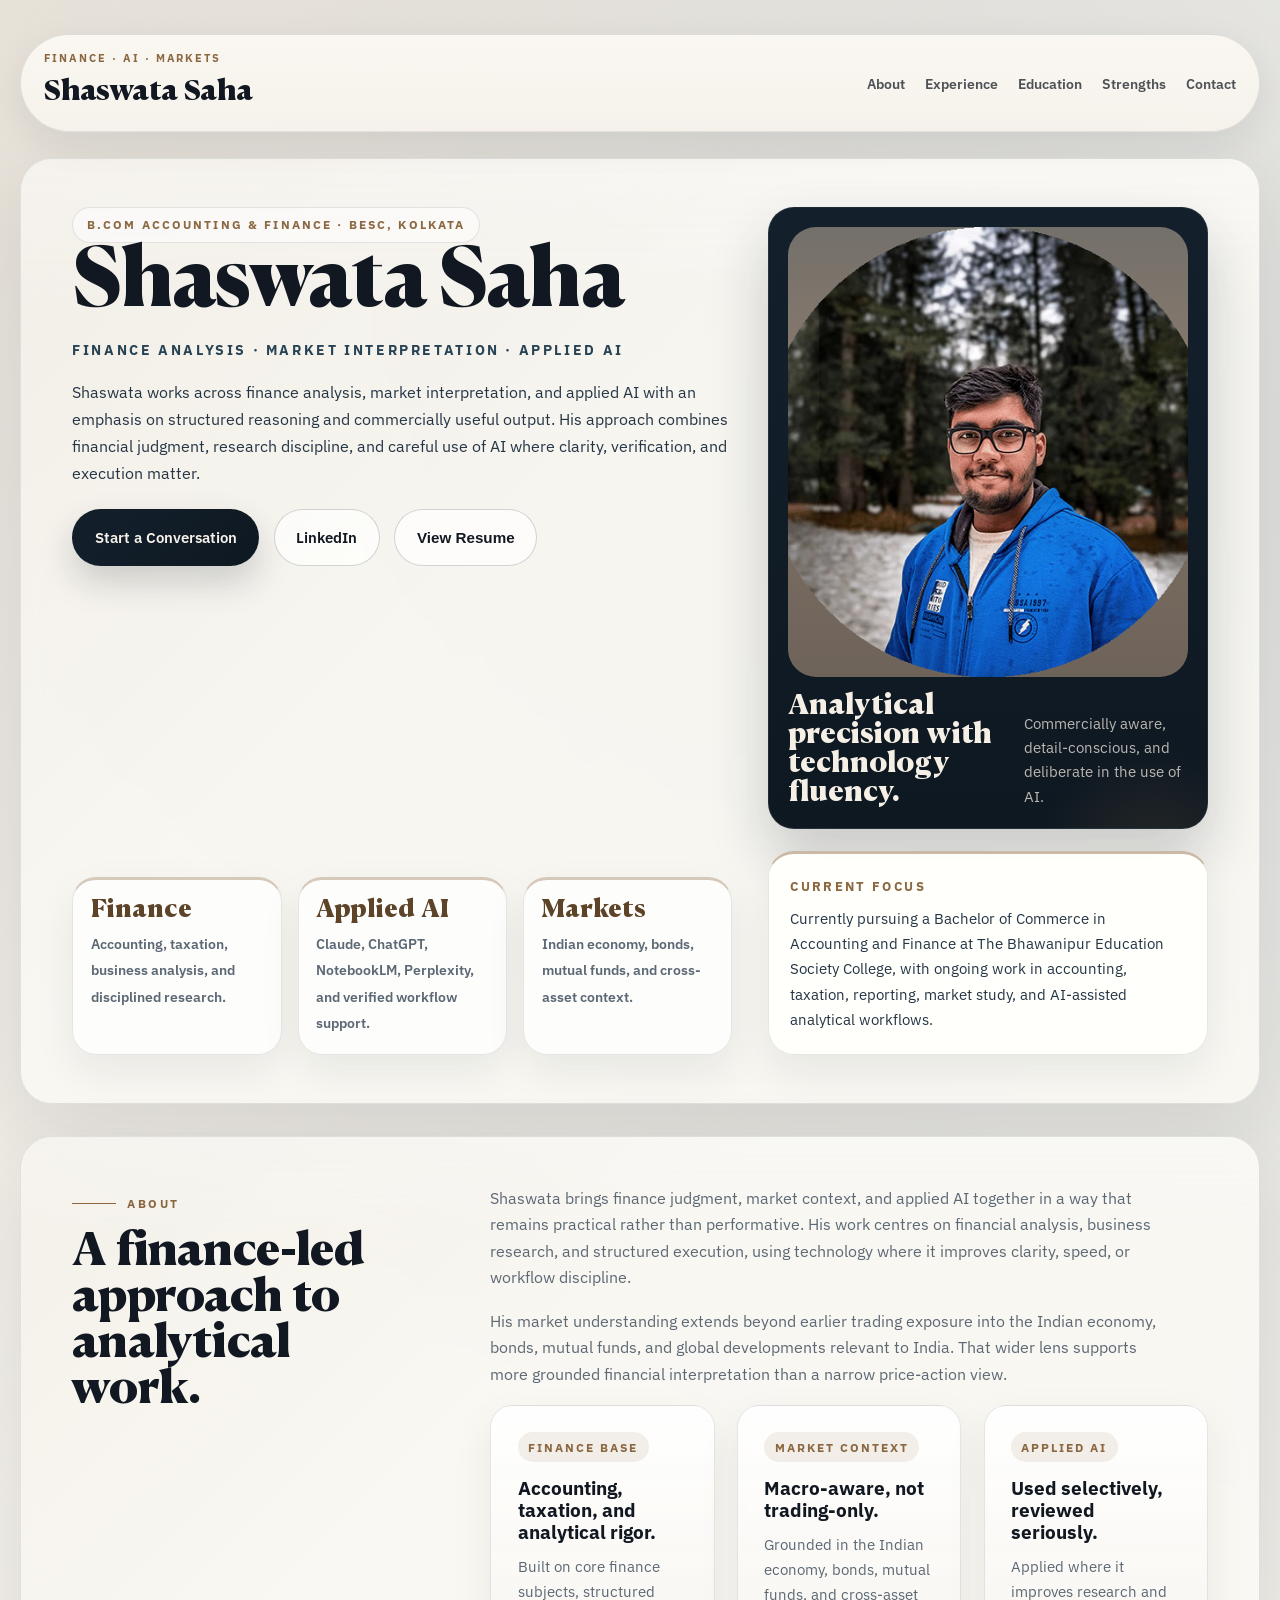
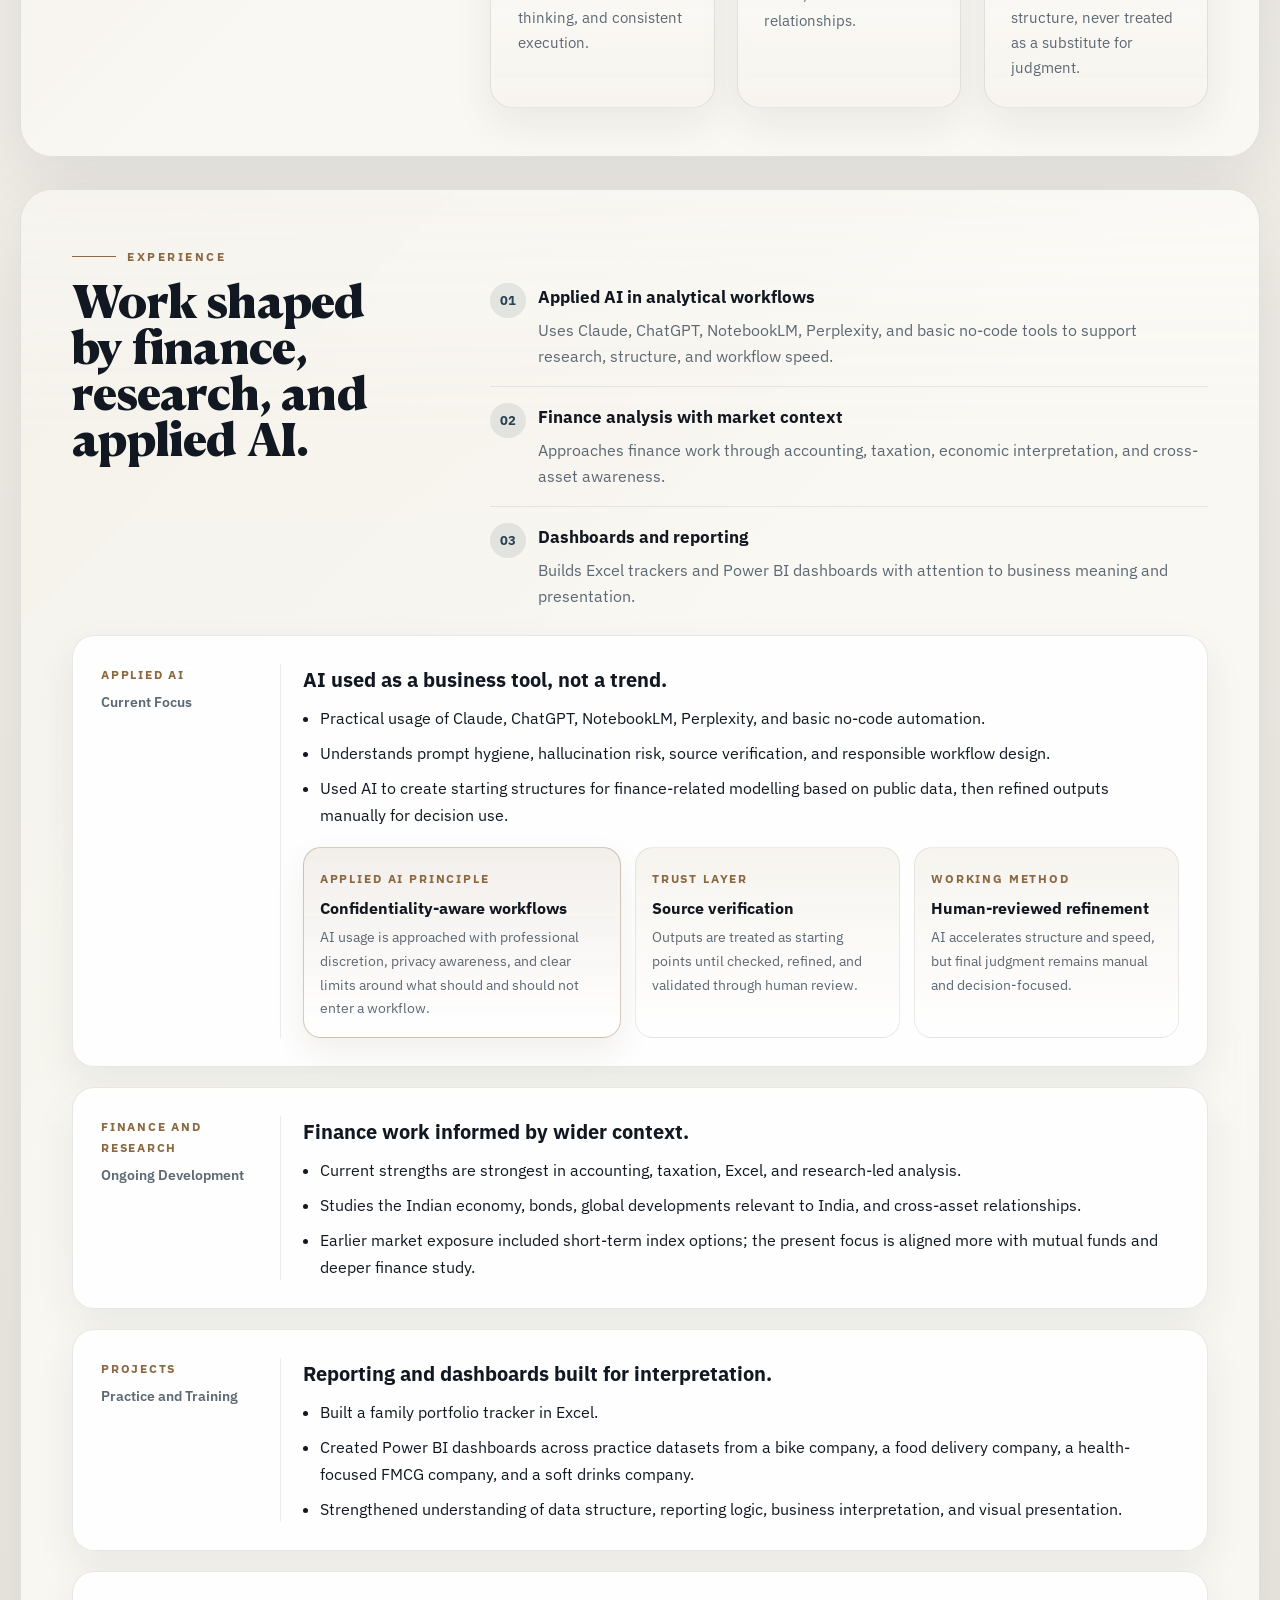
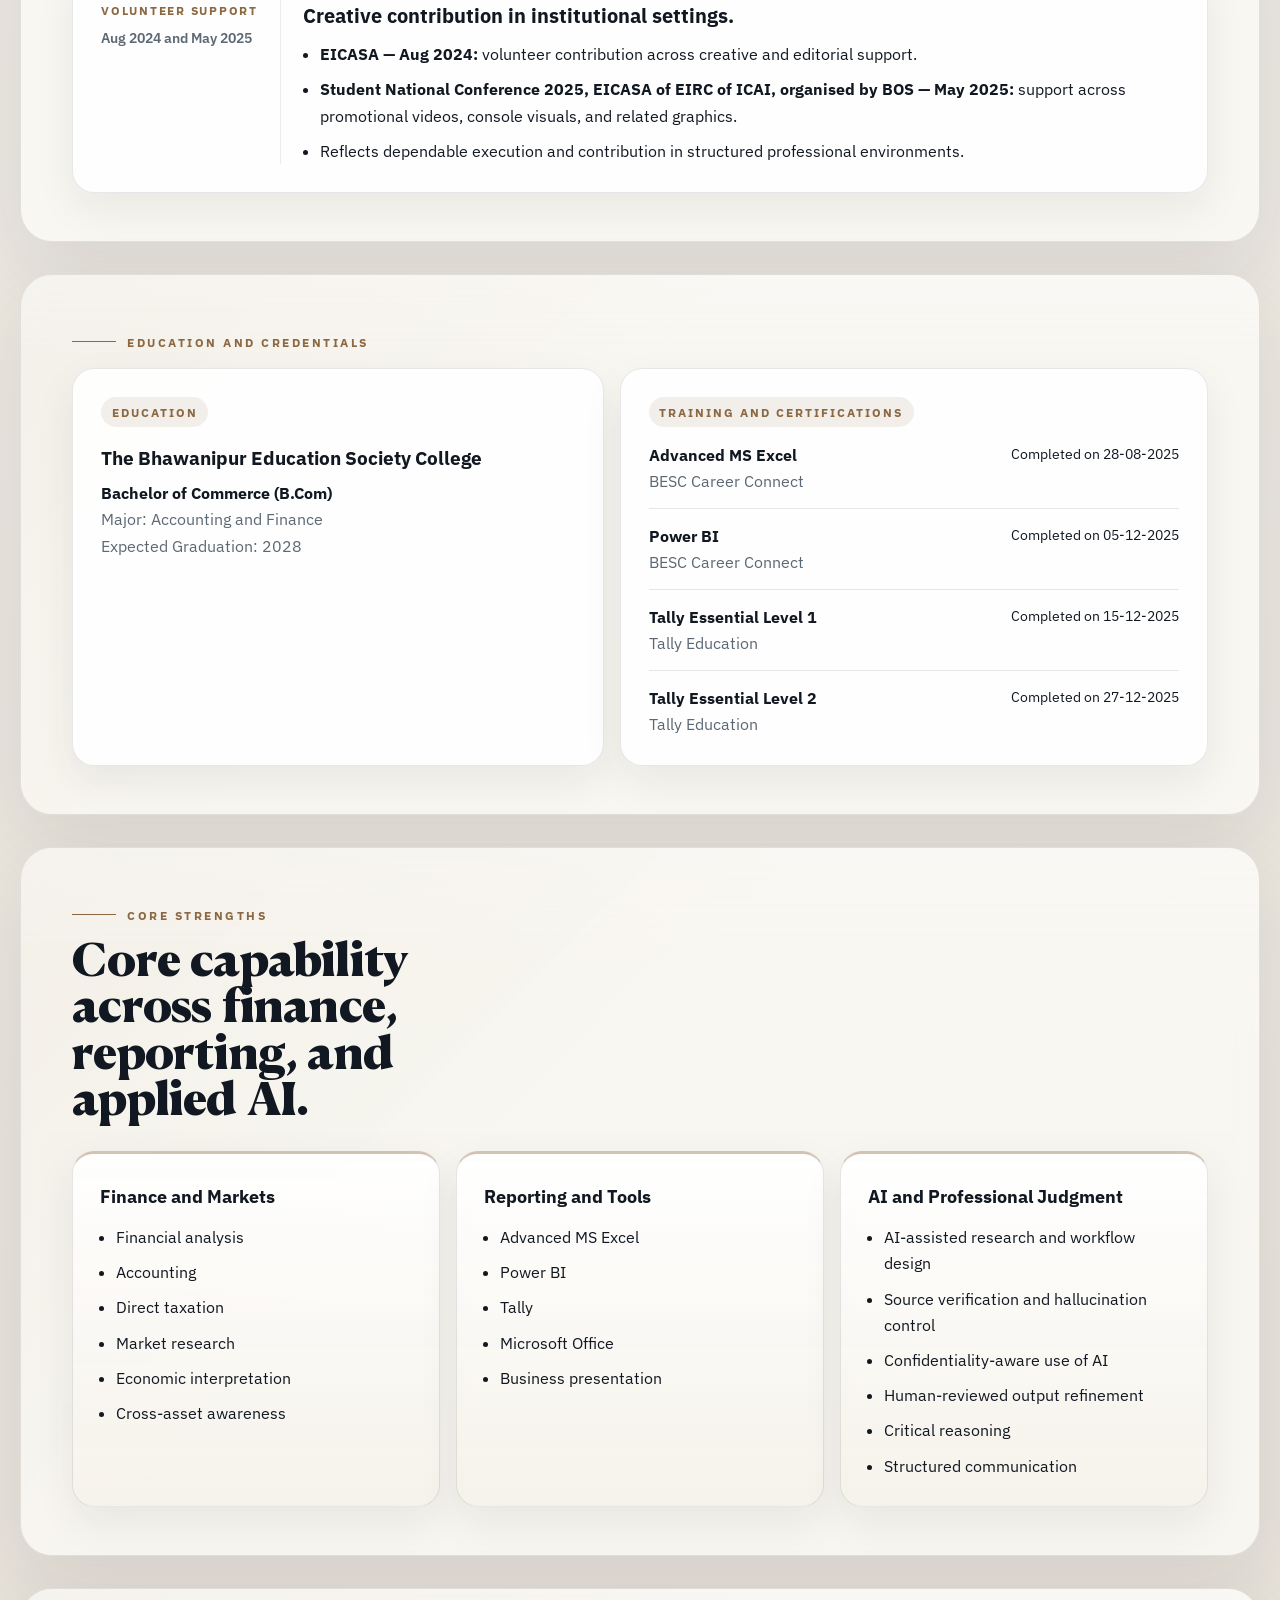
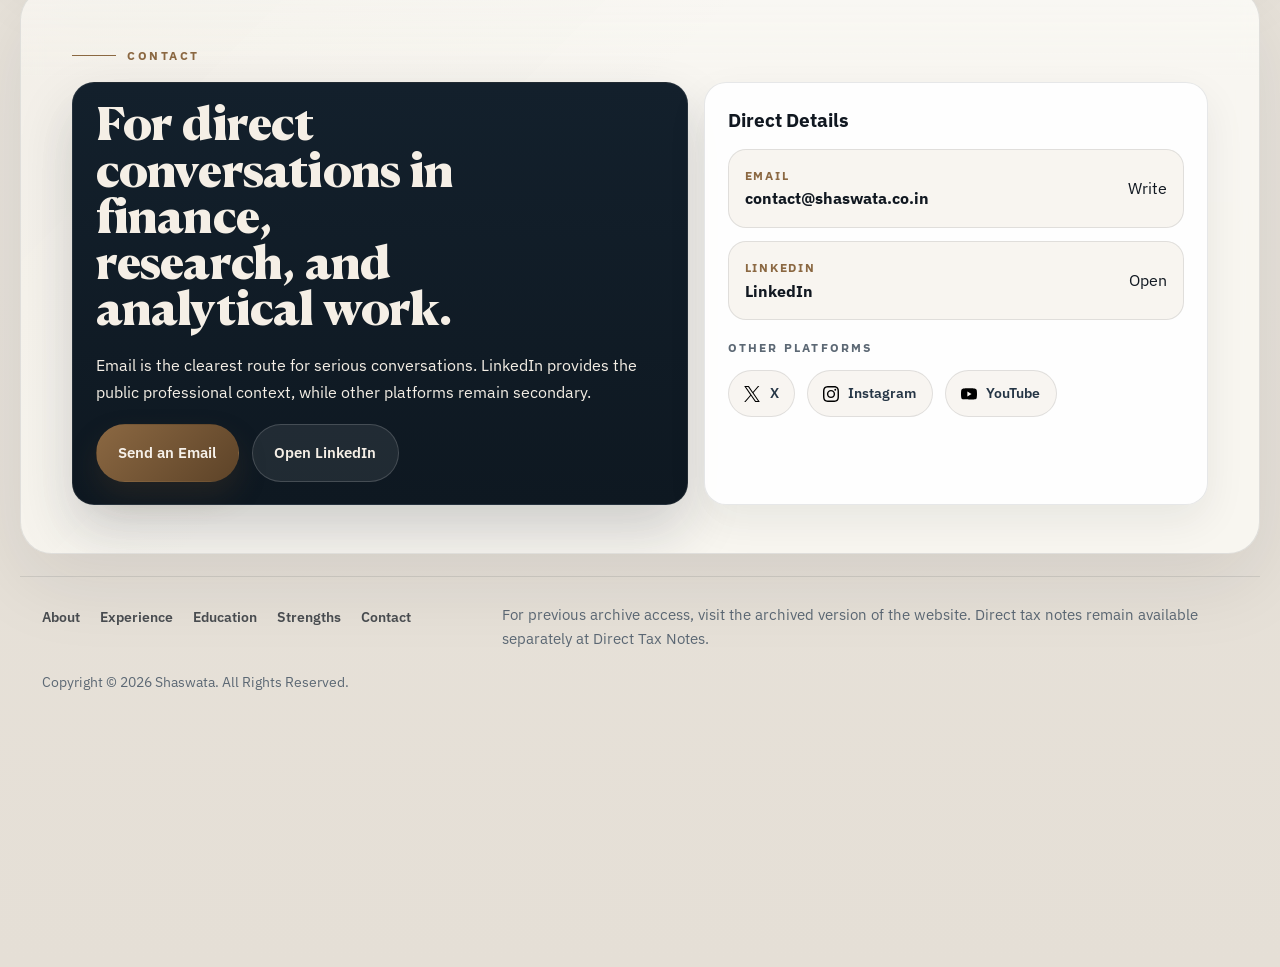
<file: index.html>
<!DOCTYPE html>
<html lang="en">
  <head>
    <meta charset="UTF-8" />
    <meta http-equiv="X-UA-Compatible" content="IE=edge" />
    <meta name="viewport" content="width=device-width, initial-scale=1.0" />
    <link rel="icon" type="image/png" sizes="32x32" href="/favicon.png">
    <title>Shaswata Saha | Finance Analysis, Applied AI, Markets and Research</title>
    <link rel="canonical" href="https://shaswata.co.in" />
    <link rel="alternate" hreflang="en-IN" href="https://shaswata.co.in" />
    <meta name="description" content="Official website of Shaswata Saha covering finance analysis, applied AI, market research, taxation, accounting, dashboards, and structured business thinking." />
    <meta name="robots" content="index, follow" />
    <meta name="author" content="Shaswata Saha" />
    <meta name="theme-color" content="#111821" />
    <meta property="og:type" content="website" />
    <meta property="og:title" content="Shaswata Saha | Finance Analysis, Applied AI, Markets and Research" />
    <meta property="og:description" content="Official website of Shaswata Saha with finance analysis, applied AI, market research, dashboards, and direct contact details." />
    <meta property="og:image" content="https://shaswata.co.in/assets/profile-pic.png" />
    <meta property="og:image:alt" content="Portrait of Shaswata Saha" />
    <meta property="og:url" content="https://shaswata.co.in" />
    <meta property="og:site_name" content="Shaswata Saha" />
    <meta name="twitter:card" content="summary_large_image" />
    <meta name="twitter:title" content="Shaswata Saha | Finance Analysis, Applied AI, Markets and Research" />
    <meta name="twitter:description" content="Official website of Shaswata Saha with finance analysis, applied AI, market research, dashboards, and direct contact details." />
    <meta name="twitter:image" content="https://shaswata.co.in/assets/profile-pic.png" />
    <link rel="preload" href="./fonts/ibm-plex-sans/IBMPlexSans-400.woff2" as="font" type="font/woff2" crossorigin />
    <link rel="preload" href="./fonts/ibm-plex-sans/IBMPlexSans-600.woff2" as="font" type="font/woff2" crossorigin />
    <link rel="preload" href="./fonts/canela/Canela-Black.woff2" as="font" type="font/woff2" crossorigin />
    <link rel="preload" href="./fonts/canela/CanelaText-Black.woff2" as="font" type="font/woff2" crossorigin />
    <link rel="preload" href="./assets/profile-pic.avif" as="image" type="image/avif" />
    <script type="application/ld+json">
      {
        "@context": "https://schema.org",
        "@graph": [
          {
            "@type": "Person",
            "name": "Shaswata Saha",
            "url": "https://shaswata.co.in",
            "image": "https://shaswata.co.in/assets/profile-pic.png",
            "description": "Finance-focused professional working across finance analysis, market interpretation, applied AI, and business research.",
            "jobTitle": "Finance Analysis | Applied AI | Markets and Research",
            "sameAs": [
              "https://urls.shaswata.co.in/Shaswata's-LinkedIn-Account",
              "https://urls.shaswata.co.in/Shaswata's-Twitter-Account",
              "https://urls.shaswata.co.in/Shaswata's-Instagram-Account",
              "https://urls.shaswata.co.in/Shaswata's-YouTube-Account"
            ],
            "knowsAbout": [
              "Finance analysis",
              "Accounting",
              "Direct taxation",
              "Applied AI",
              "Market research",
              "Power BI",
              "Microsoft Excel"
            ]
          },
          {
            "@type": "WebSite",
            "name": "Shaswata Saha",
            "url": "https://shaswata.co.in"
          },
          {
            "@type": "WebPage",
            "name": "Shaswata Saha | Finance Analysis, Applied AI, Markets and Research",
            "url": "https://shaswata.co.in",
            "description": "Official website of Shaswata Saha covering finance analysis, applied AI, market research, taxation, accounting, dashboards, and structured business thinking.",
            "isPartOf": {
              "@type": "WebSite",
              "url": "https://shaswata.co.in"
            },
            "about": {
              "@type": "Person",
              "name": "Shaswata Saha"
            },
            "primaryImageOfPage": {
              "@type": "ImageObject",
              "url": "https://shaswata.co.in/assets/profile-pic.png"
            },
            "inLanguage": "en-IN"
          }
        ]
      }
    </script>
    <link rel="stylesheet" href="style.css" />
    <link rel="stylesheet" href="mediaqueries.css" />
  </head>
  <body>
    <div class="page-shell">
      <nav id="desktop-nav">
        <a class="logo" href="#profile">
          <span class="logo-mark">Finance · AI · Markets</span>
          <span>Shaswata Saha</span>
        </a>
        <div>
          <ul class="nav-links">
            <li><a href="#about">About</a></li>
            <li><a href="#experience">Experience</a></li>
            <li><a href="#education">Education</a></li>
            <li><a href="#strengths">Strengths</a></li>
            <li><a href="#contact">Contact</a></li>
          </ul>
        </div>
      </nav>
      <nav id="hamburger-nav">
        <a class="logo" href="#profile">
          <span class="logo-mark">Finance · AI · Markets</span>
          <span>Shaswata Saha</span>
        </a>
        <div class="hamburger-menu">
          <div class="hamburger-icon" onclick="toggleMenu()">
            <span></span>
            <span></span>
            <span></span>
          </div>
          <div class="menu-links">
            <li><a href="#about">About</a></li>
            <li><a href="#experience">Experience</a></li>
            <li><a href="#education">Education</a></li>
            <li><a href="#strengths">Strengths</a></li>
            <li><a href="#contact">Contact</a></li>
          </div>
        </div>
      </nav>
      <main>
        <section id="profile">
          <div class="section-inner">
            <div class="hero-copy">
              <div>
                <div class="hero-topline fade-in">B.Com Accounting &amp; Finance · BESC, Kolkata</div>
                <h1 class="hero-title fade-in delay-1">Shaswata Saha</h1>
                <p class="hero-role fade-in delay-2">Finance Analysis · Market Interpretation · Applied AI</p>
                <p class="hero-summary fade-in delay-3">
                  Shaswata works across finance analysis, market interpretation, and applied AI with an emphasis on structured reasoning and commercially useful output. His approach combines financial judgment, research discipline, and careful use of AI where clarity, verification, and execution matter.
                </p>
                <div class="hero-actions fade-in delay-3">
                  <a class="btn btn-primary" href="https://urls.shaswata.co.in/Shaswata's-Mail">Start a Conversation</a>
                  <a class="btn btn-secondary" href="https://urls.shaswata.co.in/Shaswata's-LinkedIn-Account">LinkedIn</a>
                  <button class="btn btn-secondary" onclick="window.open('./assets/Shaswata_Resume.pdf')">View Resume</button>
                </div>
              </div>
              <div class="hero-grid fade-in delay-3">
                <div class="hero-metric">
                  <span class="hero-metric-value">Finance</span>
                  <span class="hero-metric-label">Accounting, taxation, business analysis, and disciplined research.</span>
                </div>
                <div class="hero-metric">
                  <span class="hero-metric-value">Applied AI</span>
                  <span class="hero-metric-label">Claude, ChatGPT, NotebookLM, Perplexity, and verified workflow support.</span>
                </div>
                <div class="hero-metric">
                  <span class="hero-metric-value">Markets</span>
                  <span class="hero-metric-label">Indian economy, bonds, mutual funds, and cross-asset context.</span>
                </div>
              </div>
            </div>
            <div class="hero-panel fade-in delay-2">
              <article class="profile-card">
                <div class="profile-media">
                  <picture>
                    <source srcset="./assets/profile-pic.avif" type="image/avif" />
                    <img src="./assets/profile-pic.png" alt="Portrait of Shaswata Saha" width="1507" height="2071" fetchpriority="high" decoding="async" />
                  </picture>
                </div>
                <div class="profile-caption">
                  <div>
                    <h2>Analytical precision with technology fluency.</h2>
                  </div>
                  <p>Commercially aware, detail-conscious, and deliberate in the use of AI.</p>
                </div>
              </article>
              <article class="spotlight-card">
                <h3>Current Focus</h3>
                <p>Currently pursuing a Bachelor of Commerce in Accounting and Finance at The Bhawanipur Education Society College, with ongoing work in accounting, taxation, reporting, market study, and AI-assisted analytical workflows.</p>
              </article>
            </div>
          </div>
        </section>

        <section id="about">
          <div class="section-inner grid-two">
            <div>
              <div class="section-kicker">About</div>
              <h2 class="section-title">A finance-led approach to analytical work.</h2>
            </div>
            <div class="copy-stack">
              <p class="section-copy">
                Shaswata brings finance judgment, market context, and applied AI together in a way that remains practical rather than performative. His work centres on financial analysis, business research, and structured execution, using technology where it improves clarity, speed, or workflow discipline.
              </p>
              <p class="section-copy">
                His market understanding extends beyond earlier trading exposure into the Indian economy, bonds, mutual funds, and global developments relevant to India. That wider lens supports more grounded financial interpretation than a narrow price-action view.
              </p>
              <div class="grid-three">
                <article class="glass-card">
                  <span class="eyebrow-value">Finance Base</span>
                  <h3>Accounting, taxation, and analytical rigor.</h3>
                  <p>Built on core finance subjects, structured thinking, and consistent execution.</p>
                </article>
                <article class="glass-card">
                  <span class="eyebrow-value">Market Context</span>
                  <h3>Macro-aware, not trading-only.</h3>
                  <p>Grounded in the Indian economy, bonds, mutual funds, and cross-asset relationships.</p>
                </article>
                <article class="glass-card">
                  <span class="eyebrow-value">Applied AI</span>
                  <h3>Used selectively, reviewed seriously.</h3>
                  <p>Applied where it improves research and structure, never treated as a substitute for judgment.</p>
                </article>
              </div>
            </div>
          </div>
        </section>

        <section id="experience">
          <div class="section-inner">
            <div class="section-kicker">Experience</div>
            <div class="grid-two">
              <div>
                <h2 class="section-title">Work shaped by finance, research, and applied AI.</h2>
              </div>
              <div class="feature-list">
                <article class="feature-item">
                  <span class="feature-index">01</span>
                  <div>
                    <h3>Applied AI in analytical workflows</h3>
                    <p>Uses Claude, ChatGPT, NotebookLM, Perplexity, and basic no-code tools to support research, structure, and workflow speed.</p>
                  </div>
                </article>
                <article class="feature-item">
                  <span class="feature-index">02</span>
                  <div>
                    <h3>Finance analysis with market context</h3>
                    <p>Approaches finance work through accounting, taxation, economic interpretation, and cross-asset awareness.</p>
                  </div>
                </article>
                <article class="feature-item">
                  <span class="feature-index">03</span>
                  <div>
                    <h3>Dashboards and reporting</h3>
                    <p>Builds Excel trackers and Power BI dashboards with attention to business meaning and presentation.</p>
                  </div>
                </article>
              </div>
            </div>

            <div class="experience-stack">
              <article class="timeline-card">
                <div class="timeline-meta">
                  <span class="timeline-label">Applied AI</span>
                  <span class="timeline-date">Current Focus</span>
                </div>
                <div>
                  <h3>AI used as a business tool, not a trend.</h3>
                  <ul>
                    <li>Practical usage of Claude, ChatGPT, NotebookLM, Perplexity, and basic no-code automation.</li>
                    <li>Understands prompt hygiene, hallucination risk, source verification, and responsible workflow design.</li>
                    <li>Used AI to create starting structures for finance-related modelling based on public data, then refined outputs manually for decision use.</li>
                  </ul>
                  <div class="ai-assurance-grid">
                    <article class="ai-assurance-card ai-assurance-card-featured">
                      <span class="ai-assurance-kicker">Applied AI Principle</span>
                      <h4>Confidentiality-aware workflows</h4>
                      <p>AI usage is approached with professional discretion, privacy awareness, and clear limits around what should and should not enter a workflow.</p>
                    </article>
                    <article class="ai-assurance-card">
                      <span class="ai-assurance-kicker">Trust Layer</span>
                      <h4>Source verification</h4>
                      <p>Outputs are treated as starting points until checked, refined, and validated through human review.</p>
                    </article>
                    <article class="ai-assurance-card">
                      <span class="ai-assurance-kicker">Working Method</span>
                      <h4>Human-reviewed refinement</h4>
                      <p>AI accelerates structure and speed, but final judgment remains manual and decision-focused.</p>
                    </article>
                  </div>
                </div>
              </article>

              <article class="timeline-card">
                <div class="timeline-meta">
                  <span class="timeline-label">Finance and Research</span>
                  <span class="timeline-date">Ongoing Development</span>
                </div>
                <div>
                  <h3>Finance work informed by wider context.</h3>
                  <ul>
                    <li>Current strengths are strongest in accounting, taxation, Excel, and research-led analysis.</li>
                    <li>Studies the Indian economy, bonds, global developments relevant to India, and cross-asset relationships.</li>
                    <li>Earlier market exposure included short-term index options; the present focus is aligned more with mutual funds and deeper finance study.</li>
                  </ul>
                </div>
              </article>

              <article class="timeline-card">
                <div class="timeline-meta">
                  <span class="timeline-label">Projects</span>
                  <span class="timeline-date">Practice and Training</span>
                </div>
                <div>
                  <h3>Reporting and dashboards built for interpretation.</h3>
                  <ul>
                    <li>Built a family portfolio tracker in Excel.</li>
                    <li>Created Power BI dashboards across practice datasets from a bike company, a food delivery company, a health-focused FMCG company, and a soft drinks company.</li>
                    <li>Strengthened understanding of data structure, reporting logic, business interpretation, and visual presentation.</li>
                  </ul>
                </div>
              </article>

              <article class="timeline-card">
                <div class="timeline-meta">
                  <span class="timeline-label">Volunteer Support</span>
                  <span class="timeline-date">Aug 2024 and May 2025</span>
                </div>
                <div>
                  <h3>Creative contribution in institutional settings.</h3>
                  <ul>
                    <li><strong>EICASA — Aug 2024:</strong> volunteer contribution across creative and editorial support.</li>
                    <li><strong>Student National Conference 2025, EICASA of EIRC of ICAI, organised by BOS — May 2025:</strong> support across promotional videos, console visuals, and related graphics.</li>
                    <li>Reflects dependable execution and contribution in structured professional environments.</li>
                  </ul>
                </div>
              </article>
            </div>
          </div>
        </section>

        <section id="education">
          <div class="section-inner">
            <div class="section-kicker">Education and Credentials</div>
            <div class="education-grid">
              <article class="credential-card">
                <span class="eyebrow-value">Education</span>
                <h3>The Bhawanipur Education Society College</h3>
                <p><strong>Bachelor of Commerce (B.Com)</strong></p>
                <p>Major: Accounting and Finance</p>
                <p>Expected Graduation: 2028</p>
              </article>
              <article class="credential-card">
                <span class="eyebrow-value">Training and Certifications</span>
                <div class="cert-list">
                  <div class="cert-item">
                    <div>
                      <div class="cert-name">Advanced MS Excel</div>
                      <p>BESC Career Connect</p>
                    </div>
                    <div class="cert-meta">Completed on 28-08-2025</div>
                  </div>
                  <div class="cert-item">
                    <div>
                      <div class="cert-name">Power BI</div>
                      <p>BESC Career Connect</p>
                    </div>
                    <div class="cert-meta">Completed on 05-12-2025</div>
                  </div>
                  <div class="cert-item">
                    <div>
                      <div class="cert-name">Tally Essential Level 1</div>
                      <p>Tally Education</p>
                    </div>
                    <div class="cert-meta">Completed on 15-12-2025</div>
                  </div>
                  <div class="cert-item">
                    <div>
                      <div class="cert-name">Tally Essential Level 2</div>
                      <p>Tally Education</p>
                    </div>
                    <div class="cert-meta">Completed on 27-12-2025</div>
                  </div>
                </div>
              </article>
            </div>
          </div>
        </section>

        <section id="strengths">
          <div class="section-inner">
            <div class="section-kicker">Core Strengths</div>
            <h2 class="section-title">Core capability across finance, reporting, and applied AI.</h2>
            <div class="strength-grid">
              <article class="strength-card">
                <h3>Finance and Markets</h3>
                <ul>
                  <li>Financial analysis</li>
                  <li>Accounting</li>
                  <li>Direct taxation</li>
                  <li>Market research</li>
                  <li>Economic interpretation</li>
                  <li>Cross-asset awareness</li>
                </ul>
              </article>
              <article class="strength-card">
                <h3>Reporting and Tools</h3>
                <ul>
                  <li>Advanced MS Excel</li>
                  <li>Power BI</li>
                  <li>Tally</li>
                  <li>Microsoft Office</li>
                  <li>Business presentation</li>
                </ul>
              </article>
              <article class="strength-card">
                <h3>AI and Professional Judgment</h3>
                <ul>
                  <li>AI-assisted research and workflow design</li>
                  <li>Source verification and hallucination control</li>
                  <li>Confidentiality-aware use of AI</li>
                  <li>Human-reviewed output refinement</li>
                  <li>Critical reasoning</li>
                  <li>Structured communication</li>
                </ul>
              </article>
            </div>
          </div>
        </section>

        <section id="contact">
          <div class="section-inner">
            <div class="section-kicker">Contact</div>
            <div class="contact-shell">
              <article class="contact-panel">
                <h2 class="section-title">For direct conversations in finance, research, and analytical work.</h2>
                <p class="section-copy contact-copy">
                  Email is the clearest route for serious conversations. LinkedIn provides the public professional context, while other platforms remain secondary.
                </p>
                <div class="contact-actions">
                  <a class="btn btn-primary" href="https://urls.shaswata.co.in/Shaswata's-Mail">Send an Email</a>
                  <a class="btn btn-secondary" href="https://urls.shaswata.co.in/Shaswata's-LinkedIn-Account">Open LinkedIn</a>
                </div>
              </article>
              <article class="contact-links">
                <h3>Direct Details</h3>
                <div class="contact-link-list">
                  <a class="contact-link" href="https://urls.shaswata.co.in/Shaswata's-Mail">
                    <div>
                      <div class="contact-label">Email</div>
                      <div class="contact-value">contact@shaswata.co.in</div>
                    </div>
                    <span>Write</span>
                  </a>
                  <a class="contact-link" href="https://urls.shaswata.co.in/Shaswata's-LinkedIn-Account">
                    <div>
                      <div class="contact-label">LinkedIn</div>
                      <div class="contact-value">LinkedIn</div>
                    </div>
                    <span>Open</span>
                  </a>
                </div>
                <p class="socials-kicker">Other Platforms</p>
                <div class="socials-row">
                  <a class="social-chip" href="https://urls.shaswata.co.in/Shaswata's-Twitter-Account">
                    <img src="./assets/x.svg" alt="X icon" />
                    <span>X</span>
                  </a>
                  <a class="social-chip" href="https://urls.shaswata.co.in/Shaswata's-Instagram-Account">
                    <img src="./assets/instagram.svg" alt="Instagram icon" />
                    <span>Instagram</span>
                  </a>
                  <a class="social-chip" href="https://urls.shaswata.co.in/Shaswata's-YouTube-Account">
                    <img src="./assets/youtube.svg" alt="YouTube icon" />
                    <span>YouTube</span>
                  </a>
                </div>
              </article>
            </div>
          </div>
        </section>
      </main>
      <footer>
        <div class="footer-top">
          <nav>
            <div class="nav-links-container">
              <ul class="nav-links">
                <li><a href="#about">About</a></li>
                <li><a href="#experience">Experience</a></li>
                <li><a href="#education">Education</a></li>
                <li><a href="#strengths">Strengths</a></li>
                <li><a href="#contact">Contact</a></li>
              </ul>
            </div>
          </nav>
          <p class="footer-note">For previous archive access, visit the <a href="https://shaswata.co.in/old/" title="Explore the archived version of the Shaswata Saha website">archived version of the website</a>. Direct tax notes remain available separately at <a href="direct-tax-I/">Direct Tax Notes</a>.</p>
        </div>
        <p class="footer-copy">Copyright &#169; 2026 Shaswata. All Rights Reserved.</p>
      </footer>
    </div>
    <script src="script.js"></script>
  </body>
</html>
</file>
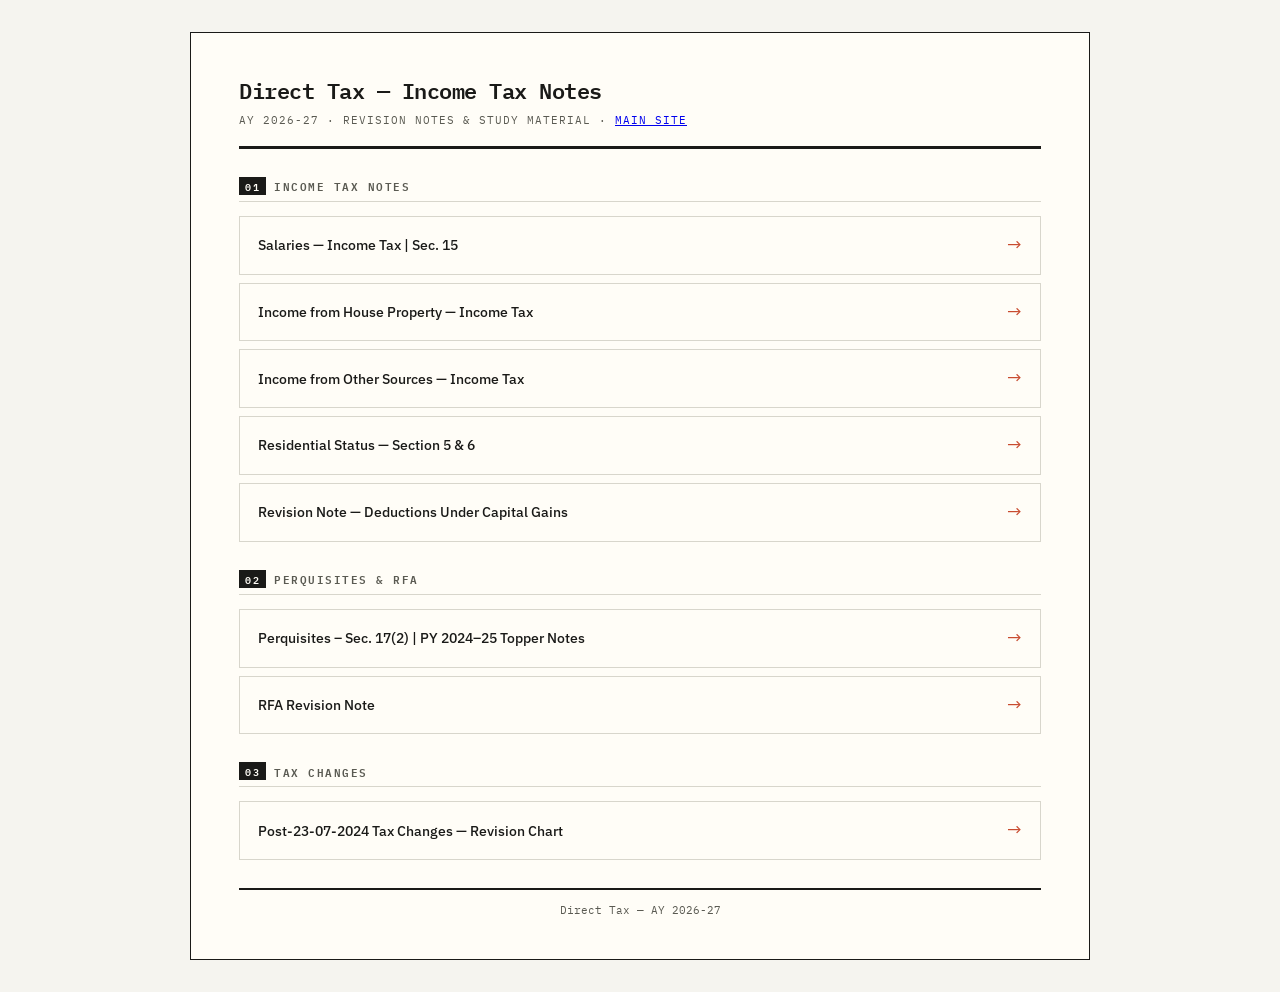
<file: direct-tax-I/index.html>
<!DOCTYPE html>
<html lang="en">
<head>
<meta charset="UTF-8">
<meta name="viewport" content="width=device-width, initial-scale=1.0">
<title>Direct Tax Notes | Shaswata Saha</title>
<link rel="canonical" href="https://shaswata.co.in/direct-tax-I/" />
<meta name="description" content="Direct tax and income tax revision notes by Shaswata Saha covering salary, house property, income from other sources, residential status, perquisites, RFA, and tax changes." />
<meta name="robots" content="index, follow" />
<meta name="author" content="Shaswata Saha" />
<meta property="og:type" content="website" />
<meta property="og:title" content="Direct Tax Notes | Shaswata Saha" />
<meta property="og:description" content="Direct tax and income tax revision notes covering salary, house property, income from other sources, residential status, perquisites, RFA, and tax changes." />
<meta property="og:image" content="https://shaswata.co.in/assets/profile-pic.png" />
<meta property="og:url" content="https://shaswata.co.in/direct-tax-I/" />
<meta property="og:site_name" content="Shaswata Saha" />
<meta name="twitter:card" content="summary_large_image" />
<meta name="twitter:title" content="Direct Tax Notes | Shaswata Saha" />
<meta name="twitter:description" content="Direct tax and income tax revision notes covering salary, house property, income from other sources, residential status, perquisites, RFA, and tax changes." />
<meta name="twitter:image" content="https://shaswata.co.in/assets/profile-pic.png" />
<script type="application/ld+json">
{
  "@context": "https://schema.org",
  "@type": "CollectionPage",
  "name": "Direct Tax Notes | Shaswata Saha",
  "url": "https://shaswata.co.in/direct-tax-I/",
  "description": "Direct tax and income tax revision notes covering salary, house property, income from other sources, residential status, perquisites, RFA, and tax changes."
}
</script>
<link href="https://fonts.googleapis.com/css2?family=IBM+Plex+Mono:wght@400;600&family=IBM+Plex+Sans:wght@300;400;500;600;700&display=swap" rel="stylesheet">
<style>
  :root {
    --bg: #f5f4ef;
    --paper: #fffdf7;
    --ink: #1a1a18;
    --muted: #5a5a52;
    --accent: #c84b2f;
    --accent2: #2f6dc8;
    --accent3: #2a8c55;
    --rule: #d8d6cc;
  }

  * { margin: 0; padding: 0; box-sizing: border-box; }

  body {
    background: var(--bg);
    font-family: 'IBM Plex Sans', sans-serif;
    color: var(--ink);
    font-size: 14px;
    line-height: 1.6;
    padding: 32px 20px;
  }

  .page {
    max-width: 900px;
    margin: 0 auto;
    background: var(--paper);
    border: 1.5px solid var(--ink);
    padding: 40px 48px;
  }

  .header {
    border-bottom: 3px solid var(--ink);
    padding-bottom: 16px;
    margin-bottom: 28px;
  }

  .header h1 {
    font-family: 'IBM Plex Mono', monospace;
    font-size: 22px;
    font-weight: 600;
    letter-spacing: -0.5px;
  }

  .header .sub {
    font-size: 11px;
    color: var(--muted);
    font-family: 'IBM Plex Mono', monospace;
    margin-top: 4px;
    text-transform: uppercase;
    letter-spacing: 1px;
  }

  .section-title {
    font-family: 'IBM Plex Mono', monospace;
    font-size: 11px;
    font-weight: 600;
    text-transform: uppercase;
    letter-spacing: 1.5px;
    color: var(--muted);
    border-bottom: 1px solid var(--rule);
    padding-bottom: 6px;
    margin-bottom: 14px;
    display: flex;
    align-items: center;
    gap: 8px;
  }

  .section-title .num {
    background: var(--ink);
    color: var(--paper);
    font-size: 10px;
    padding: 1px 6px;
    font-weight: 600;
  }

  .link-list {
    display: flex;
    flex-direction: column;
    gap: 8px;
    margin-bottom: 28px;
  }

  .link-item {
    border: 1px solid var(--rule);
    padding: 14px 18px;
    background: var(--paper);
    transition: all 0.2s;
  }

  .link-item:hover {
    border-color: var(--accent);
    background: #fff8f5;
  }

  .link-item a {
    text-decoration: none;
    color: var(--ink);
    display: flex;
    justify-content: space-between;
    align-items: center;
  }

  .link-item a:hover .arrow {
    transform: translateX(4px);
  }

  .link-item .link-title {
    font-size: 14px;
    font-weight: 500;
  }

  .link-item .arrow {
    color: var(--accent);
    font-size: 18px;
    transition: transform 0.2s;
  }

  .bottom-note {
    border-top: 2px solid var(--ink);
    margin-top: 28px;
    padding-top: 12px;
    font-family: 'IBM Plex Mono', monospace;
    font-size: 10.5px;
    color: var(--muted);
    text-align: center;
  }

  @media print {
    body { padding: 0; }
    .page { border: none; }
  }
</style>
</head>
<body>
<div class="page">

  <div class="header">
    <h1>Direct Tax — Income Tax Notes</h1>
    <div class="sub">AY 2026-27 · Revision Notes & Study Material · <a href="https://shaswata.co.in/">Main Site</a></div>
  </div>

  <div class="section-title"><span class="num">01</span> Income Tax Notes</div>
  <div class="link-list">
    <div class="link-item">
      <a href="salary-income-tax-section-15.html">
        <span class="link-title">Salaries — Income Tax | Sec. 15</span>
        <span class="arrow">→</span>
      </a>
    </div>
    <div class="link-item">
      <a href="income-from-house-property-section-22-to-27.html">
        <span class="link-title">Income from House Property — Income Tax</span>
        <span class="arrow">→</span>
      </a>
    </div>
    <div class="link-item">
      <a href="income-from-other-sources-section-56-to-59.html">
        <span class="link-title">Income from Other Sources — Income Tax</span>
        <span class="arrow">→</span>
      </a>
    </div>
    <div class="link-item">
      <a href="section-5-6-residential-status.html">
        <span class="link-title">Residential Status — Section 5 & 6</span>
        <span class="arrow">→</span>
      </a>
    </div>
    <div class="link-item">
      <a href="capital-gains-exemptions.html">
        <span class="link-title">Revision Note — Deductions Under Capital Gains</span>
        <span class="arrow">→</span>
      </a>
    </div>
  </div>

  <div class="section-title"><span class="num">02</span> Perquisites & RFA</div>
  <div class="link-list">
    <div class="link-item">
      <a href="perquisites-cheatsheet.html">
        <span class="link-title">Perquisites – Sec. 17(2) | PY 2024–25 Topper Notes</span>
        <span class="arrow">→</span>
      </a>
    </div>
    <div class="link-item">
      <a href="rfa-notes.html">
        <span class="link-title">RFA Revision Note</span>
        <span class="arrow">→</span>
      </a>
    </div>
  </div>

  <div class="section-title"><span class="num">03</span> Tax Changes</div>
  <div class="link-list">
    <div class="link-item">
      <a href="post-23-07-2024-tax-changes.html">
        <span class="link-title">Post-23-07-2024 Tax Changes — Revision Chart</span>
        <span class="arrow">→</span>
      </a>
    </div>
  </div>

  <div class="bottom-note">
    Direct Tax — AY 2026-27
  </div>

</div>
</body>
</html>
</file>
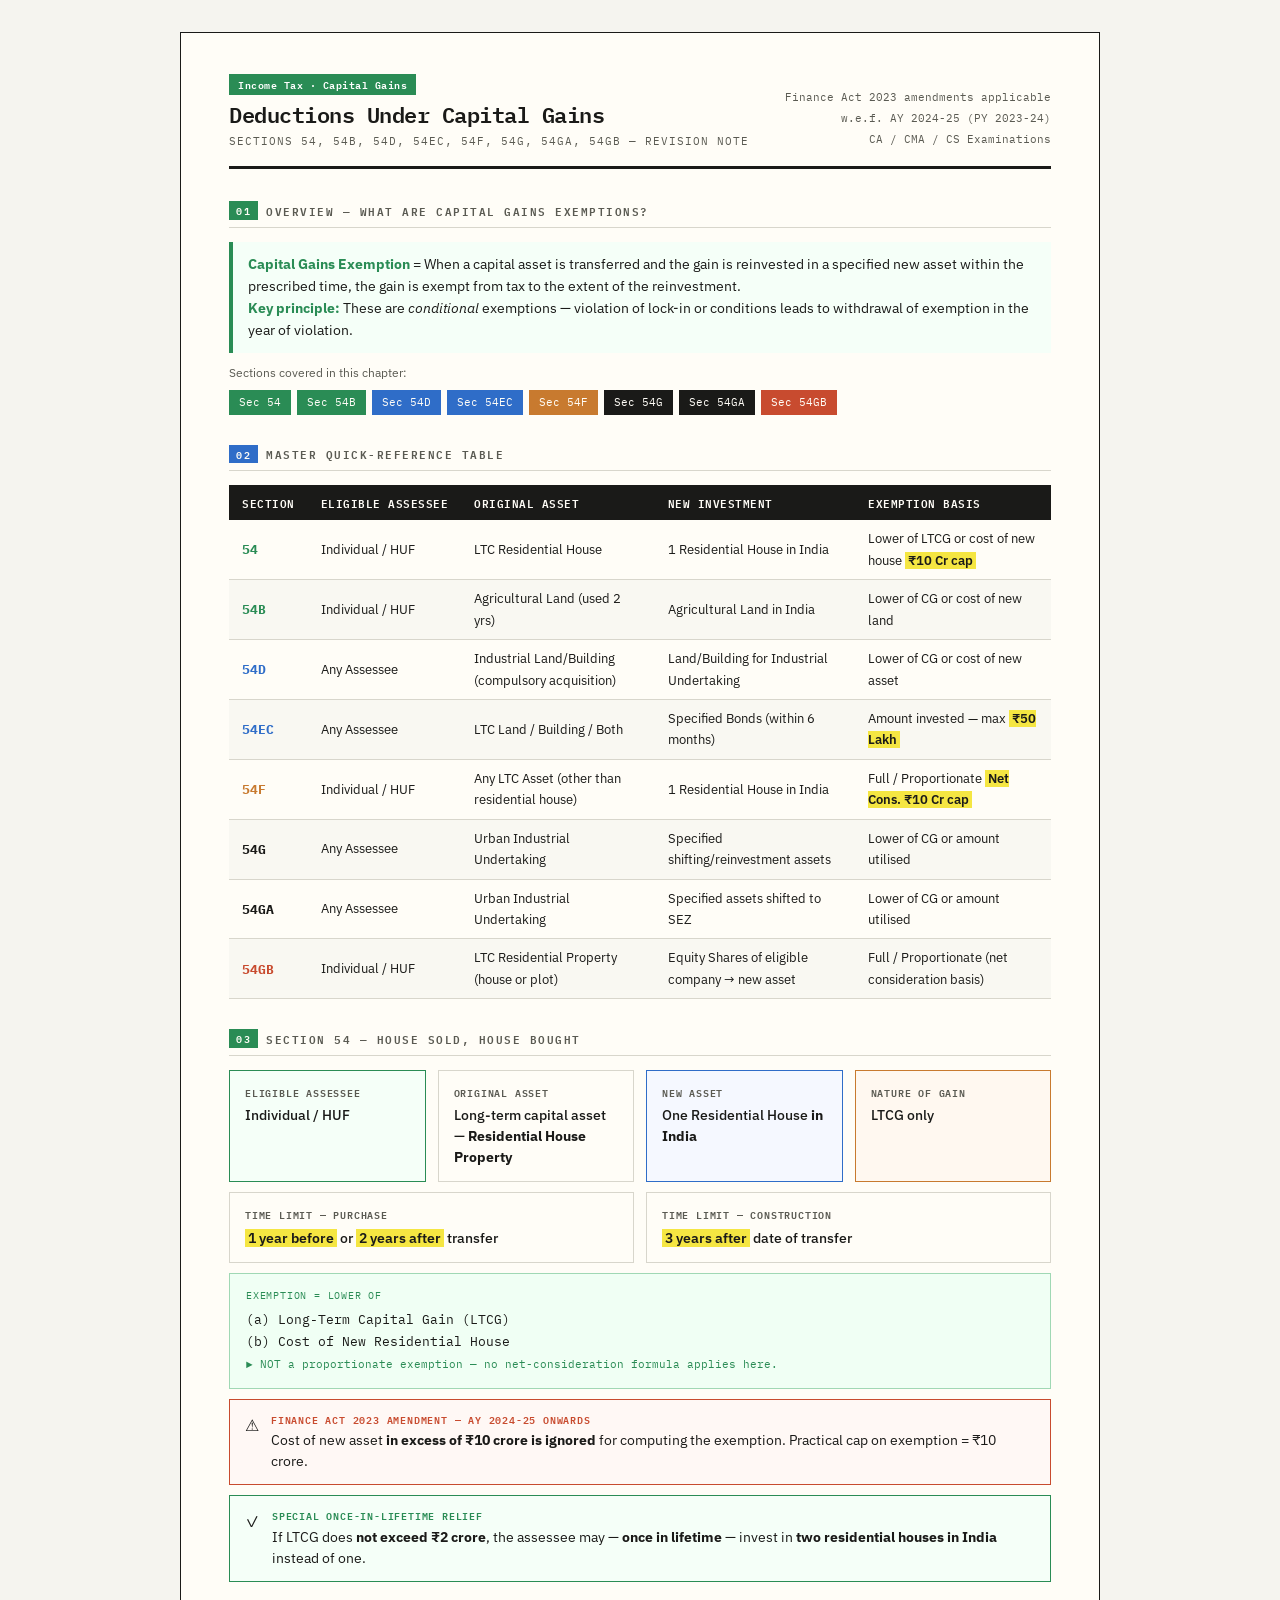
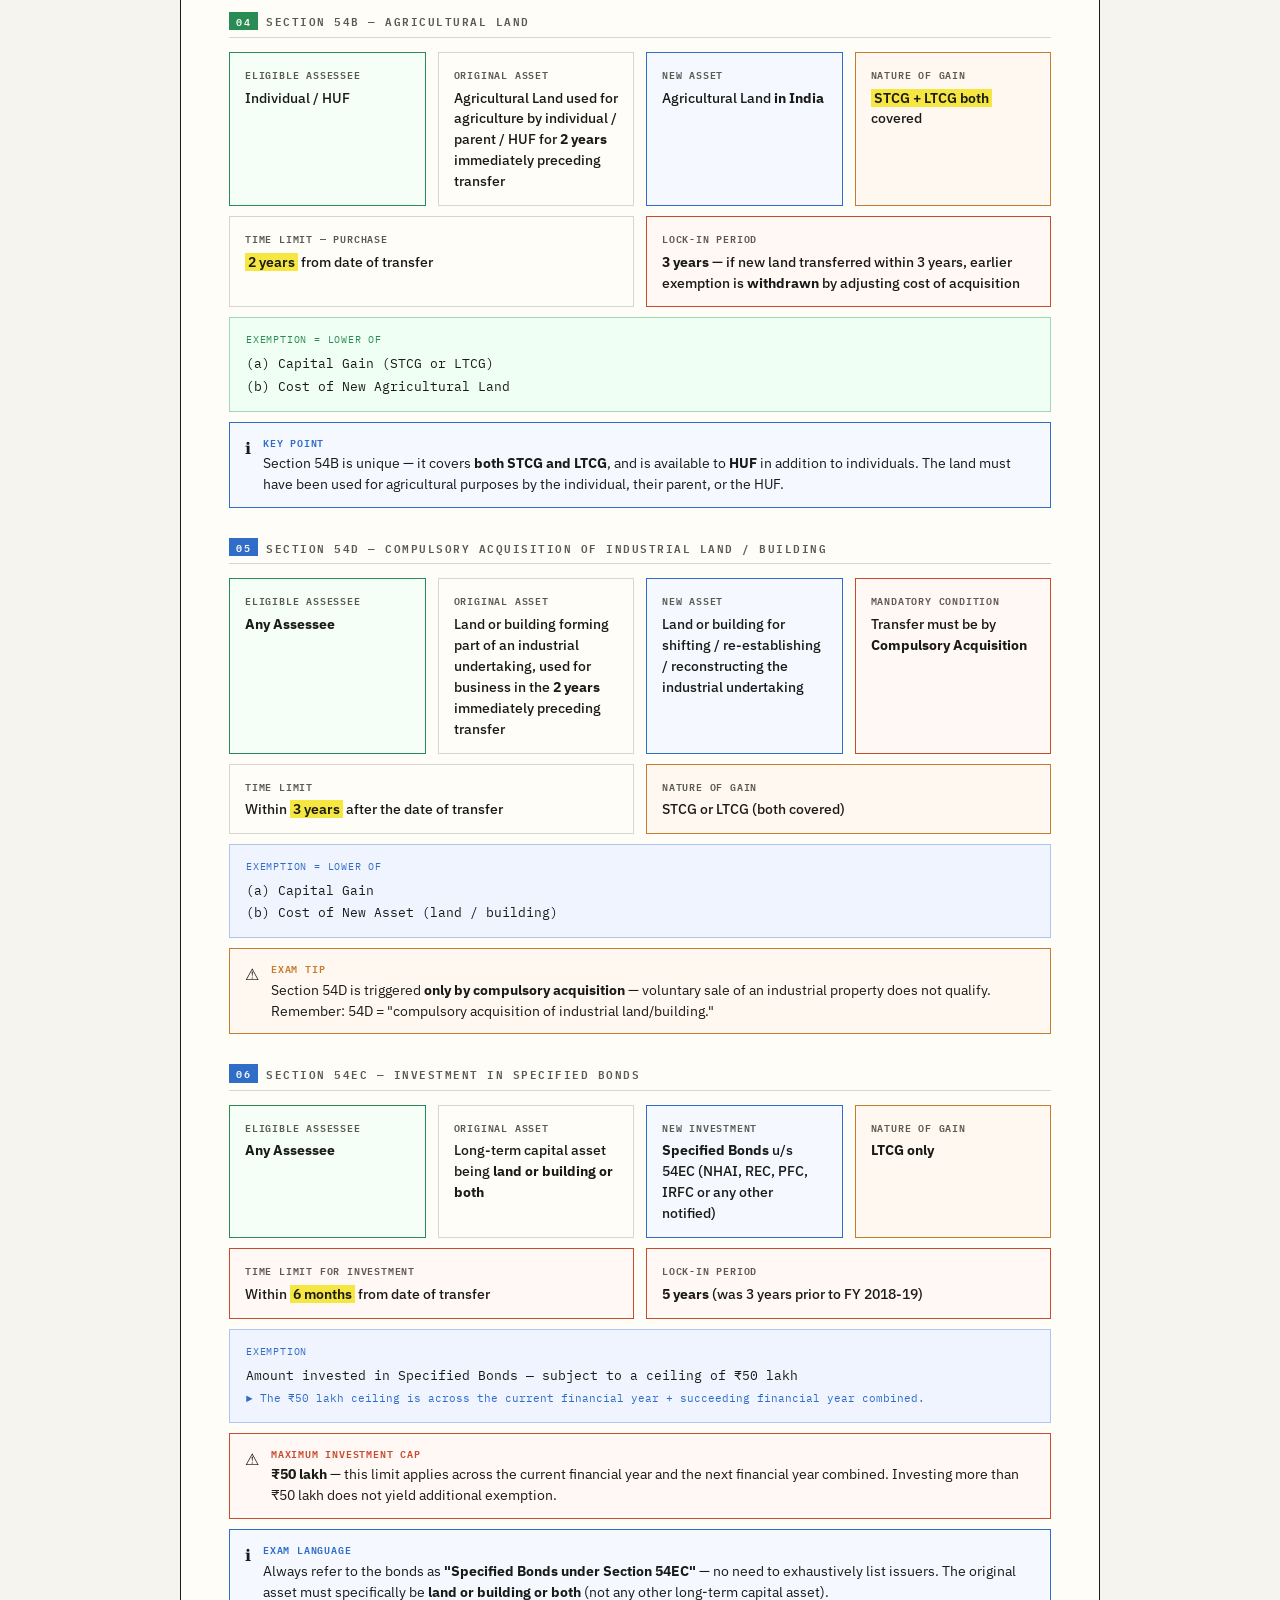
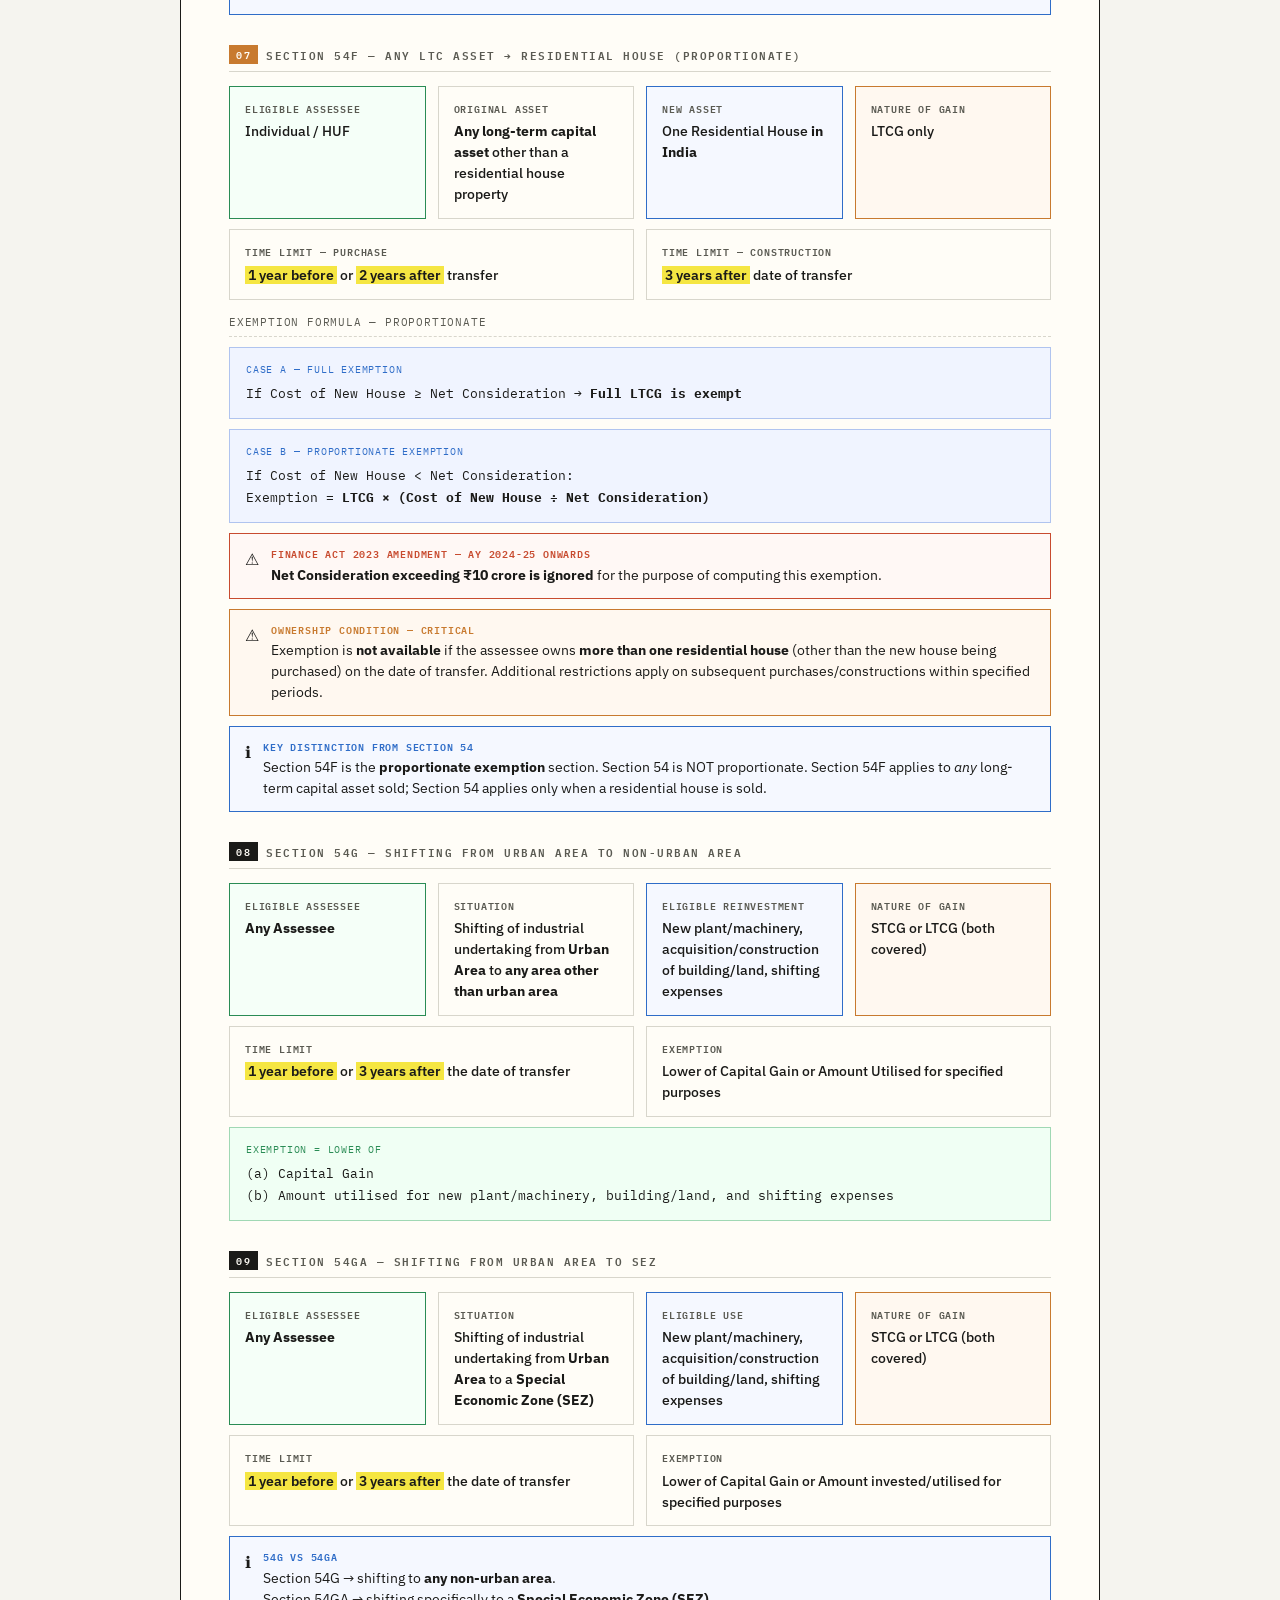
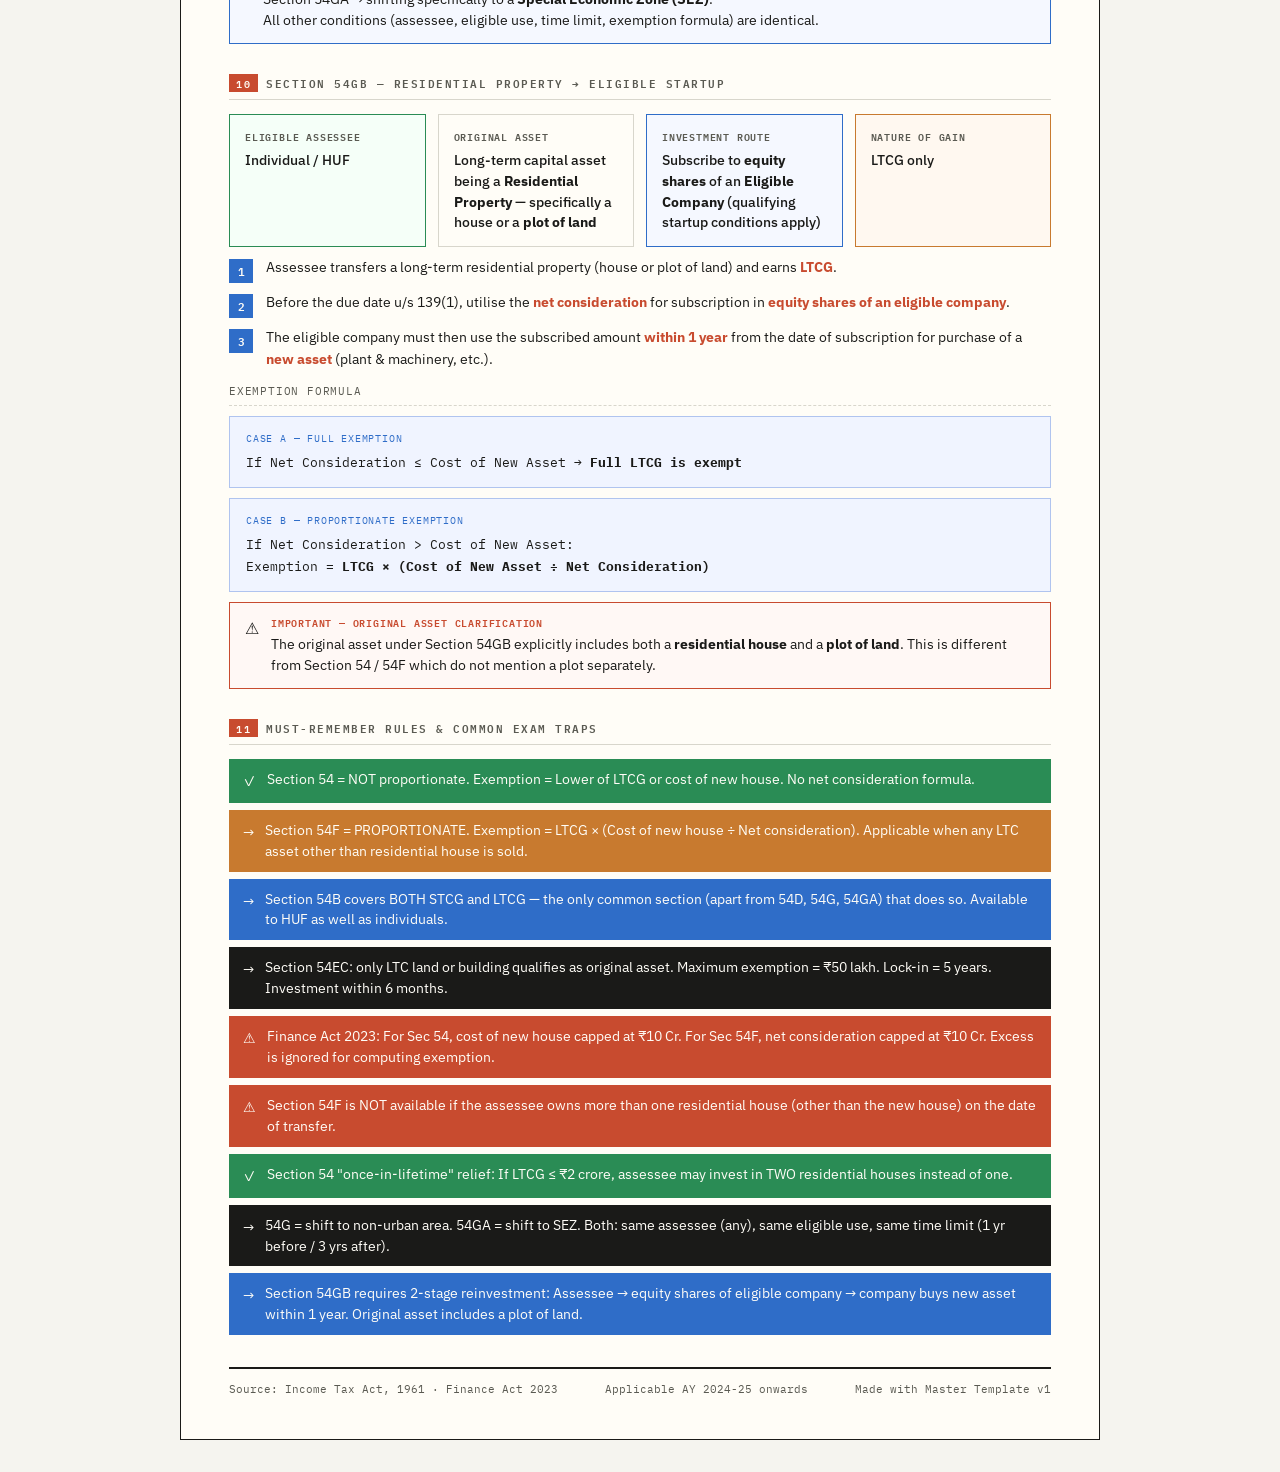
<file: direct-tax-I/capital-gains-exemptions.html>
<!DOCTYPE html>
<html lang="en">
<head>
<meta charset="UTF-8">
<meta name="viewport" content="width=device-width, initial-scale=1.0">
<title>Capital Gains Exemptions Revision Note | Income Tax</title>
<link rel="canonical" href="https://shaswata.co.in/direct-tax-I/capital-gains-exemptions.html" />
<meta name="description" content="Revision note on capital gains exemptions under income tax covering Sections 54, 54B, 54D, 54EC, 54F, 54G, 54GA, and 54GB." />
<meta name="robots" content="index, follow" />
<meta name="author" content="Shaswata Saha" />
<meta property="og:type" content="article" />
<meta property="og:title" content="Capital Gains Exemptions Revision Note | Income Tax" />
<meta property="og:description" content="Revision note covering capital gains exemptions under Sections 54, 54B, 54D, 54EC, 54F, 54G, 54GA, and 54GB." />
<meta property="og:image" content="https://shaswata.co.in/assets/profile-pic.png" />
<meta property="og:url" content="https://shaswata.co.in/direct-tax-I/capital-gains-exemptions.html" />
<meta property="og:site_name" content="Shaswata Saha" />
<meta name="twitter:card" content="summary_large_image" />
<meta name="twitter:title" content="Capital Gains Exemptions Revision Note | Income Tax" />
<meta name="twitter:description" content="Revision note covering capital gains exemptions under Sections 54, 54B, 54D, 54EC, 54F, 54G, 54GA, and 54GB." />
<meta name="twitter:image" content="https://shaswata.co.in/assets/profile-pic.png" />
<link href="https://fonts.googleapis.com/css2?family=IBM+Plex+Mono:wght@400;600&family=IBM+Plex+Sans:wght@300;400;500;600;700&display=swap" rel="stylesheet">
<style>

:root {
  --bg:        #f5f4ef;
  --paper:     #fffdf7;
  --ink:       #1a1a18;
  --muted:     #5a5a52;
  --rule:      #d8d6cc;
  --yellow:    #f5e642;
  --red:       #c84b2f;
  --blue:      #2f6dc8;
  --green:     #2a8c55;
  --orange:    #c87a2f;
  --font-body: 'IBM Plex Sans', sans-serif;
  --font-mono: 'IBM Plex Mono', monospace;
}

*, *::before, *::after { margin: 0; padding: 0; box-sizing: border-box; }

body {
  background: var(--bg);
  font-family: var(--font-body);
  color: var(--ink);
  font-size: 14px;
  line-height: 1.65;
  padding: 32px 16px;
}

.page {
  max-width: 920px;
  margin: 0 auto;
  background: var(--paper);
  border: 1.5px solid var(--ink);
  padding: 40px 48px;
}

/* HEADER */
.header {
  border-bottom: 3px solid var(--ink);
  padding-bottom: 16px;
  margin-bottom: 32px;
  display: flex;
  justify-content: space-between;
  align-items: flex-end;
  gap: 16px;
  flex-wrap: wrap;
}
.header-left h1 {
  font-family: var(--font-mono);
  font-size: 22px;
  font-weight: 600;
  letter-spacing: -0.5px;
  line-height: 1.2;
}
.header-left .sub {
  font-size: 11px;
  color: var(--muted);
  font-family: var(--font-mono);
  margin-top: 5px;
  text-transform: uppercase;
  letter-spacing: 1px;
}
.header-right {
  text-align: right;
  font-family: var(--font-mono);
  font-size: 11px;
  color: var(--muted);
  line-height: 1.9;
  flex-shrink: 0;
}
.badge {
  display: inline-block;
  background: var(--red);
  color: #fff;
  font-family: var(--font-mono);
  font-size: 10px;
  font-weight: 600;
  padding: 2px 9px;
  letter-spacing: 0.5px;
  margin-bottom: 6px;
}
.badge.blue   { background: var(--blue); }
.badge.green  { background: var(--green); }
.badge.orange { background: var(--orange); }
.badge.ink    { background: var(--ink); }

/* SECTION */
.section { margin-bottom: 30px; }

.section-title {
  font-family: var(--font-mono);
  font-size: 10.5px;
  font-weight: 600;
  text-transform: uppercase;
  letter-spacing: 1.5px;
  color: var(--muted);
  border-bottom: 1px solid var(--rule);
  padding-bottom: 7px;
  margin-bottom: 14px;
  display: flex;
  align-items: center;
  gap: 8px;
}
.section-title .num {
  background: var(--ink);
  color: var(--paper);
  font-size: 10px;
  padding: 1px 7px;
  font-weight: 600;
  flex-shrink: 0;
}
.section-title .num.red    { background: var(--red); }
.section-title .num.blue   { background: var(--blue); }
.section-title .num.green  { background: var(--green); }
.section-title .num.orange { background: var(--orange); }

/* DEF BOX */
.def-box {
  border-left: 4px solid var(--red);
  padding: 11px 15px;
  background: #fff8f5;
  font-size: 13.5px;
  margin-bottom: 10px;
}
.def-box.blue   { border-color: var(--blue);   background: #f5f8ff; }
.def-box.green  { border-color: var(--green);  background: #f5fff8; }
.def-box.orange { border-color: var(--orange); background: #fff8f0; }
.def-box.ink    { border-color: var(--ink);    background: #f5f4ef; }
.def-box strong { color: var(--red); }
.def-box.blue strong   { color: var(--blue); }
.def-box.green strong  { color: var(--green); }
.def-box.orange strong { color: var(--orange); }
.def-box.ink strong    { color: var(--ink); }

/* CARD GRID */
.card-grid {
  display: grid;
  grid-template-columns: repeat(2, 1fr);
  gap: 12px;
  margin-bottom: 10px;
}
.card-grid.three { grid-template-columns: repeat(3, 1fr); }
.card-grid.four  { grid-template-columns: repeat(4, 1fr); }

.info-card {
  border: 1px solid var(--rule);
  padding: 13px 15px;
  background: var(--paper);
}
.info-card.red    { border-color: var(--red);    background: #fff8f5; }
.info-card.blue   { border-color: var(--blue);   background: #f5f8ff; }
.info-card.green  { border-color: var(--green);  background: #f5fff8; }
.info-card.orange { border-color: var(--orange); background: #fff8f0; }
.info-card.filled { background: var(--ink); color: var(--paper); border-color: var(--ink); }
.info-card .label {
  font-family: var(--font-mono);
  font-size: 10px;
  font-weight: 600;
  text-transform: uppercase;
  letter-spacing: 0.8px;
  color: var(--muted);
  margin-bottom: 5px;
}
.info-card.filled .label { color: #aaa; }
.info-card .value { font-size: 13.5px; font-weight: 500; line-height: 1.55; }

/* TABLE */
.table-wrap { overflow-x: auto; margin-bottom: 10px; }
table {
  width: 100%;
  border-collapse: collapse;
  font-size: 13px;
  min-width: 360px;
}
thead tr { background: var(--ink); color: var(--paper); }
thead th {
  font-family: var(--font-mono);
  font-size: 10.5px;
  font-weight: 600;
  text-transform: uppercase;
  letter-spacing: 0.5px;
  padding: 9px 13px;
  text-align: left;
  white-space: nowrap;
}
tbody tr { border-bottom: 1px solid var(--rule); }
tbody tr:nth-child(even) { background: #f9f8f2; }
tbody td { padding: 8px 13px; vertical-align: middle; }
.cell-mono  { font-family: var(--font-mono); font-size: 12.5px; }
.cell-blue  { font-family: var(--font-mono); font-weight: 600; color: var(--blue); }
.cell-green { font-family: var(--font-mono); font-weight: 600; color: var(--green); }
.cell-red   { font-family: var(--font-mono); font-weight: 600; color: var(--red); }
.cell-orange{ font-family: var(--font-mono); font-weight: 600; color: var(--orange); }
tr.total-row td {
  background: var(--yellow) !important;
  font-weight: 700;
  font-family: var(--font-mono);
  color: var(--ink);
}

/* STEPS */
.steps { display: flex; flex-direction: column; gap: 9px; }
.step  { display: flex; gap: 13px; align-items: flex-start; }
.step-num {
  background: var(--ink);
  color: var(--paper);
  font-family: var(--font-mono);
  font-size: 11px;
  font-weight: 600;
  width: 24px;
  height: 24px;
  display: flex;
  align-items: center;
  justify-content: center;
  flex-shrink: 0;
  margin-top: 2px;
}
.step-num.red    { background: var(--red); }
.step-num.blue   { background: var(--blue); }
.step-num.green  { background: var(--green); }
.step-num.orange { background: var(--orange); }
.step-body { font-size: 13.5px; line-height: 1.6; }
.step-body strong { color: var(--red); }

/* RULE STRIP */
.rules-list { display: flex; flex-direction: column; gap: 7px; }
.rule-strip {
  background: var(--ink);
  color: var(--paper);
  padding: 10px 14px;
  font-size: 13.5px;
  display: flex;
  align-items: flex-start;
  gap: 11px;
  line-height: 1.55;
}
.rule-strip .icon { font-size: 14px; flex-shrink: 0; margin-top: 2px; }
.rule-strip.red    { background: var(--red); }
.rule-strip.blue   { background: var(--blue); }
.rule-strip.green  { background: var(--green); }
.rule-strip.orange { background: var(--orange); }

/* CHECK LIST */
.check-list { display: flex; flex-direction: column; gap: 7px; }
.check-item {
  display: flex;
  gap: 10px;
  align-items: flex-start;
  padding: 9px 13px;
  border: 1px solid var(--rule);
  font-size: 13.5px;
  line-height: 1.55;
}
.check-item .tick { font-size: 14px; font-weight: 700; flex-shrink: 0; margin-top: 1px; }
.check-item.yes  { border-color: var(--green); background: #f5fff8; }
.check-item.yes .tick  { color: var(--green); }
.check-item.no   { border-color: var(--red);   background: #fff8f5; }
.check-item.no .tick   { color: var(--red); }
.check-item.info { border-color: var(--blue);  background: #f5f8ff; }
.check-item.info .tick { color: var(--blue); }
.check-item.warn { border-color: var(--orange); background: #fff8f0; }
.check-item.warn .tick { color: var(--orange); }

/* FORMULA BOX */
.formula-box {
  background: #f0f4ff;
  border: 1px solid #b0c4ef;
  padding: 13px 16px;
  font-family: var(--font-mono);
  font-size: 13px;
  margin-bottom: 10px;
  line-height: 1.7;
}
.formula-box.green { background: #f0fff4; border-color: #a0d8b4; }
.formula-box.red   { background: #fff5f3; border-color: #f0b8ae; }
.formula-box.ink   { background: var(--ink); color: var(--paper); border-color: var(--ink); }
.formula-box .f-label {
  font-size: 10px;
  color: var(--blue);
  text-transform: uppercase;
  letter-spacing: 0.8px;
  margin-bottom: 5px;
}
.formula-box.green .f-label { color: var(--green); }
.formula-box.red   .f-label { color: var(--red); }
.formula-box.ink   .f-label { color: #aaa; }

/* CALLOUT */
.callout {
  display: flex;
  gap: 12px;
  align-items: flex-start;
  padding: 12px 15px;
  border: 1px solid var(--rule);
  font-size: 13.5px;
  margin-bottom: 10px;
  line-height: 1.55;
}
.callout .cal-icon { font-size: 16px; flex-shrink: 0; margin-top: 1px; }
.callout.red    { border-color: var(--red);    background: #fff8f5; }
.callout.blue   { border-color: var(--blue);   background: #f5f8ff; }
.callout.green  { border-color: var(--green);  background: #f5fff8; }
.callout.orange { border-color: var(--orange); background: #fff8f0; }
.callout .cal-label {
  font-family: var(--font-mono);
  font-size: 10px;
  font-weight: 600;
  text-transform: uppercase;
  letter-spacing: 0.8px;
  margin-bottom: 3px;
}
.callout.red    .cal-label { color: var(--red); }
.callout.blue   .cal-label { color: var(--blue); }
.callout.green  .cal-label { color: var(--green); }
.callout.orange .cal-label { color: var(--orange); }

/* TAG PILLS */
.tag-row { display: flex; flex-wrap: wrap; gap: 6px; margin-top: 8px; }
.tag {
  display: inline-block;
  background: var(--ink);
  color: var(--paper);
  font-family: var(--font-mono);
  font-size: 11px;
  padding: 3px 10px;
}
.tag.outline { background: transparent; color: var(--ink); border: 1px solid var(--ink); }
.tag.red    { background: var(--red); }
.tag.blue   { background: var(--blue); }
.tag.green  { background: var(--green); }
.tag.orange { background: var(--orange); }
.tag.yellow { background: var(--yellow); color: var(--ink); }

/* HIGHLIGHT */
.hl       { background: var(--yellow); padding: 0 3px; font-weight: 600; }
.hl.red   { background: #fde; color: var(--red); }
.hl.blue  { background: #e8eeff; color: var(--blue); }
.hl.green { background: #e8fff2; color: var(--green); }

/* DIVIDER LABEL */
.divider-label {
  font-family: var(--font-mono);
  font-size: 10.5px;
  text-transform: uppercase;
  letter-spacing: 0.8px;
  color: var(--muted);
  border-bottom: 1px dashed var(--rule);
  padding-bottom: 5px;
  margin: 14px 0 10px;
}

/* FOOTER */
.footer {
  border-top: 2px solid var(--ink);
  margin-top: 32px;
  padding-top: 12px;
  font-family: var(--font-mono);
  font-size: 10.5px;
  color: var(--muted);
  display: flex;
  justify-content: space-between;
  flex-wrap: wrap;
  gap: 6px;
}

/* UTILITIES */
.mt-4  { margin-top: 4px; }
.mt-8  { margin-top: 8px; }
.mt-12 { margin-top: 12px; }
.mb-4  { margin-bottom: 4px; }
.mb-8  { margin-bottom: 8px; }
.mb-12 { margin-bottom: 12px; }
.text-muted  { color: var(--muted); font-size: 12px; }
.text-mono   { font-family: var(--font-mono); }
.text-small  { font-size: 12px; }
.text-bold   { font-weight: 700; }
.text-red    { color: var(--red); }
.text-blue   { color: var(--blue); }
.text-green  { color: var(--green); }

@media (max-width: 680px) {
  body { padding: 0; font-size: 13.5px; }
  .page { padding: 22px 18px; border-left: none; border-right: none; }
  .header { flex-direction: column; align-items: flex-start; gap: 10px; }
  .header-left h1 { font-size: 18px; }
  .header-right { text-align: left; }
  .card-grid, .card-grid.three, .card-grid.four { grid-template-columns: 1fr; }
  table { font-size: 12.5px; }
  thead th, tbody td { padding: 7px 10px; }
}
@media (max-width: 420px) {
  body { font-size: 13px; }
  .page { padding: 16px 14px; }
  .header-left h1 { font-size: 16px; }
  .section-title { font-size: 10px; }
  .footer { flex-direction: column; gap: 4px; }
  .formula-box { font-size: 12px; }
}
@media print {
  body  { padding: 0; background: white; }
  .page { border: none; padding: 24px; max-width: 100%; }
}
</style>
</head>
<body>
<div class="page">

  <!-- HEADER -->
  <div class="header">
    <div class="header-left">
      <span class="badge green">Income Tax · Capital Gains</span>
      <h1>Deductions Under Capital Gains</h1>
      <div class="sub">Sections 54, 54B, 54D, 54EC, 54F, 54G, 54GA, 54GB — Revision Note</div>
    </div>
    <div class="header-right">
      Finance Act 2023 amendments applicable<br>
      w.e.f. AY 2024-25 (PY 2023-24)<br>
      CA / CMA / CS Examinations
    </div>
  </div>


  <!-- SECTION 01 — OVERVIEW -->
  <div class="section">
    <div class="section-title"><span class="num green">01</span> Overview — What Are Capital Gains Exemptions?</div>

    <div class="def-box green">
      <strong>Capital Gains Exemption</strong> = When a capital asset is transferred and the gain is reinvested in a specified new asset within the prescribed time, the gain is exempt from tax to the extent of the reinvestment.<br>
      <strong>Key principle:</strong> These are <em>conditional</em> exemptions — violation of lock-in or conditions leads to withdrawal of exemption in the year of violation.
    </div>

    <div class="text-muted mb-4">Sections covered in this chapter:</div>
    <div class="tag-row">
      <span class="tag green">Sec 54</span>
      <span class="tag green">Sec 54B</span>
      <span class="tag blue">Sec 54D</span>
      <span class="tag blue">Sec 54EC</span>
      <span class="tag orange">Sec 54F</span>
      <span class="tag">Sec 54G</span>
      <span class="tag">Sec 54GA</span>
      <span class="tag red">Sec 54GB</span>
    </div>
  </div>


  <!-- SECTION 02 — MASTER QUICK-REFERENCE TABLE -->
  <div class="section">
    <div class="section-title"><span class="num blue">02</span> Master Quick-Reference Table</div>

    <div class="table-wrap">
      <table>
        <thead>
          <tr>
            <th>Section</th>
            <th>Eligible Assessee</th>
            <th>Original Asset</th>
            <th>New Investment</th>
            <th>Exemption Basis</th>
          </tr>
        </thead>
        <tbody>
          <tr>
            <td class="cell-mono cell-green"><strong>54</strong></td>
            <td>Individual / HUF</td>
            <td>LTC Residential House</td>
            <td>1 Residential House in India</td>
            <td>Lower of LTCG or cost of new house <span class="hl">₹10 Cr cap</span></td>
          </tr>
          <tr>
            <td class="cell-mono cell-green"><strong>54B</strong></td>
            <td>Individual / HUF</td>
            <td>Agricultural Land (used 2 yrs)</td>
            <td>Agricultural Land in India</td>
            <td>Lower of CG or cost of new land</td>
          </tr>
          <tr>
            <td class="cell-mono cell-blue"><strong>54D</strong></td>
            <td>Any Assessee</td>
            <td>Industrial Land/Building (compulsory acquisition)</td>
            <td>Land/Building for Industrial Undertaking</td>
            <td>Lower of CG or cost of new asset</td>
          </tr>
          <tr>
            <td class="cell-mono cell-blue"><strong>54EC</strong></td>
            <td>Any Assessee</td>
            <td>LTC Land / Building / Both</td>
            <td>Specified Bonds (within 6 months)</td>
            <td>Amount invested — max <span class="hl">₹50 Lakh</span></td>
          </tr>
          <tr>
            <td class="cell-mono cell-orange"><strong>54F</strong></td>
            <td>Individual / HUF</td>
            <td>Any LTC Asset (other than residential house)</td>
            <td>1 Residential House in India</td>
            <td>Full / Proportionate <span class="hl">Net Cons. ₹10 Cr cap</span></td>
          </tr>
          <tr>
            <td class="cell-mono"><strong>54G</strong></td>
            <td>Any Assessee</td>
            <td>Urban Industrial Undertaking</td>
            <td>Specified shifting/reinvestment assets</td>
            <td>Lower of CG or amount utilised</td>
          </tr>
          <tr>
            <td class="cell-mono"><strong>54GA</strong></td>
            <td>Any Assessee</td>
            <td>Urban Industrial Undertaking</td>
            <td>Specified assets shifted to SEZ</td>
            <td>Lower of CG or amount utilised</td>
          </tr>
          <tr>
            <td class="cell-mono cell-red"><strong>54GB</strong></td>
            <td>Individual / HUF</td>
            <td>LTC Residential Property (house or plot)</td>
            <td>Equity Shares of eligible company → new asset</td>
            <td>Full / Proportionate (net consideration basis)</td>
          </tr>
        </tbody>
      </table>
    </div>
  </div>


  <!-- SECTION 03 — SECTION 54 -->
  <div class="section">
    <div class="section-title"><span class="num green">03</span> Section 54 — House Sold, House Bought</div>

    <div class="card-grid four">
      <div class="info-card green">
        <div class="label">Eligible Assessee</div>
        <div class="value">Individual / HUF</div>
      </div>
      <div class="info-card">
        <div class="label">Original Asset</div>
        <div class="value">Long-term capital asset — <strong>Residential House Property</strong></div>
      </div>
      <div class="info-card blue">
        <div class="label">New Asset</div>
        <div class="value">One Residential House <strong>in India</strong></div>
      </div>
      <div class="info-card orange">
        <div class="label">Nature of Gain</div>
        <div class="value">LTCG only</div>
      </div>
    </div>

    <div class="card-grid">
      <div class="info-card">
        <div class="label">Time Limit — Purchase</div>
        <div class="value"><span class="hl">1 year before</span> or <span class="hl">2 years after</span> transfer</div>
      </div>
      <div class="info-card">
        <div class="label">Time Limit — Construction</div>
        <div class="value"><span class="hl">3 years after</span> date of transfer</div>
      </div>
    </div>

    <div class="formula-box green">
      <div class="f-label">Exemption = Lower of</div>
      (a) Long-Term Capital Gain (LTCG)<br>
      (b) Cost of New Residential House<br>
      <span style="color:var(--green); font-size:11px;">► NOT a proportionate exemption — no net-consideration formula applies here.</span>
    </div>

    <div class="callout red">
      <span class="cal-icon">⚠</span>
      <div>
        <div class="cal-label">Finance Act 2023 Amendment — AY 2024-25 onwards</div>
        Cost of new asset <strong>in excess of ₹10 crore is ignored</strong> for computing the exemption. Practical cap on exemption = ₹10 crore.
      </div>
    </div>

    <div class="callout green">
      <span class="cal-icon">✓</span>
      <div>
        <div class="cal-label">Special Once-in-Lifetime Relief</div>
        If LTCG does <strong>not exceed ₹2 crore</strong>, the assessee may — <strong>once in lifetime</strong> — invest in <strong>two residential houses in India</strong> instead of one.
      </div>
    </div>
  </div>


  <!-- SECTION 04 — SECTION 54B -->
  <div class="section">
    <div class="section-title"><span class="num green">04</span> Section 54B — Agricultural Land</div>

    <div class="card-grid four">
      <div class="info-card green">
        <div class="label">Eligible Assessee</div>
        <div class="value">Individual / HUF</div>
      </div>
      <div class="info-card">
        <div class="label">Original Asset</div>
        <div class="value">Agricultural Land used for agriculture by individual / parent / HUF for <strong>2 years</strong> immediately preceding transfer</div>
      </div>
      <div class="info-card blue">
        <div class="label">New Asset</div>
        <div class="value">Agricultural Land <strong>in India</strong></div>
      </div>
      <div class="info-card orange">
        <div class="label">Nature of Gain</div>
        <div class="value"><span class="hl">STCG + LTCG both</span> covered</div>
      </div>
    </div>

    <div class="card-grid">
      <div class="info-card">
        <div class="label">Time Limit — Purchase</div>
        <div class="value"><span class="hl">2 years</span> from date of transfer</div>
      </div>
      <div class="info-card red">
        <div class="label">Lock-in Period</div>
        <div class="value"><strong>3 years</strong> — if new land transferred within 3 years, earlier exemption is <strong>withdrawn</strong> by adjusting cost of acquisition</div>
      </div>
    </div>

    <div class="formula-box green">
      <div class="f-label">Exemption = Lower of</div>
      (a) Capital Gain (STCG or LTCG)<br>
      (b) Cost of New Agricultural Land
    </div>

    <div class="callout blue">
      <span class="cal-icon">ℹ</span>
      <div>
        <div class="cal-label">Key Point</div>
        Section 54B is unique — it covers <strong>both STCG and LTCG</strong>, and is available to <strong>HUF</strong> in addition to individuals. The land must have been used for agricultural purposes by the individual, their parent, or the HUF.
      </div>
    </div>
  </div>


  <!-- SECTION 05 — SECTION 54D -->
  <div class="section">
    <div class="section-title"><span class="num blue">05</span> Section 54D — Compulsory Acquisition of Industrial Land / Building</div>

    <div class="card-grid four">
      <div class="info-card green">
        <div class="label">Eligible Assessee</div>
        <div class="value"><strong>Any Assessee</strong></div>
      </div>
      <div class="info-card">
        <div class="label">Original Asset</div>
        <div class="value">Land or building forming part of an industrial undertaking, used for business in the <strong>2 years</strong> immediately preceding transfer</div>
      </div>
      <div class="info-card blue">
        <div class="label">New Asset</div>
        <div class="value">Land or building for shifting / re-establishing / reconstructing the industrial undertaking</div>
      </div>
      <div class="info-card red">
        <div class="label">Mandatory Condition</div>
        <div class="value">Transfer must be by <strong>Compulsory Acquisition</strong></div>
      </div>
    </div>

    <div class="card-grid">
      <div class="info-card">
        <div class="label">Time Limit</div>
        <div class="value">Within <span class="hl">3 years</span> after the date of transfer</div>
      </div>
      <div class="info-card orange">
        <div class="label">Nature of Gain</div>
        <div class="value">STCG or LTCG (both covered)</div>
      </div>
    </div>

    <div class="formula-box">
      <div class="f-label">Exemption = Lower of</div>
      (a) Capital Gain<br>
      (b) Cost of New Asset (land / building)
    </div>

    <div class="callout orange">
      <span class="cal-icon">⚠</span>
      <div>
        <div class="cal-label">Exam Tip</div>
        Section 54D is triggered <strong>only by compulsory acquisition</strong> — voluntary sale of an industrial property does not qualify. Remember: 54D = "compulsory acquisition of industrial land/building."
      </div>
    </div>
  </div>


  <!-- SECTION 06 — SECTION 54EC -->
  <div class="section">
    <div class="section-title"><span class="num blue">06</span> Section 54EC — Investment in Specified Bonds</div>

    <div class="card-grid four">
      <div class="info-card green">
        <div class="label">Eligible Assessee</div>
        <div class="value"><strong>Any Assessee</strong></div>
      </div>
      <div class="info-card">
        <div class="label">Original Asset</div>
        <div class="value">Long-term capital asset being <strong>land or building or both</strong></div>
      </div>
      <div class="info-card blue">
        <div class="label">New Investment</div>
        <div class="value"><strong>Specified Bonds</strong> u/s 54EC (NHAI, REC, PFC, IRFC or any other notified)</div>
      </div>
      <div class="info-card orange">
        <div class="label">Nature of Gain</div>
        <div class="value"><strong>LTCG only</strong></div>
      </div>
    </div>

    <div class="card-grid">
      <div class="info-card red">
        <div class="label">Time Limit for Investment</div>
        <div class="value">Within <span class="hl">6 months</span> from date of transfer</div>
      </div>
      <div class="info-card red">
        <div class="label">Lock-in Period</div>
        <div class="value"><strong>5 years</strong> (was 3 years prior to FY 2018-19)</div>
      </div>
    </div>

    <div class="formula-box">
      <div class="f-label">Exemption</div>
      Amount invested in Specified Bonds — subject to a ceiling of ₹50 lakh<br>
      <span style="color:var(--blue); font-size:11px;">► The ₹50 lakh ceiling is across the current financial year + succeeding financial year combined.</span>
    </div>

    <div class="callout red">
      <span class="cal-icon">⚠</span>
      <div>
        <div class="cal-label">Maximum Investment Cap</div>
        <strong>₹50 lakh</strong> — this limit applies across the current financial year and the next financial year combined. Investing more than ₹50 lakh does not yield additional exemption.
      </div>
    </div>

    <div class="callout blue">
      <span class="cal-icon">ℹ</span>
      <div>
        <div class="cal-label">Exam Language</div>
        Always refer to the bonds as <strong>"Specified Bonds under Section 54EC"</strong> — no need to exhaustively list issuers. The original asset must specifically be <strong>land or building or both</strong> (not any other long-term capital asset).
      </div>
    </div>
  </div>


  <!-- SECTION 07 — SECTION 54F -->
  <div class="section">
    <div class="section-title"><span class="num orange">07</span> Section 54F — Any LTC Asset → Residential House (Proportionate)</div>

    <div class="card-grid four">
      <div class="info-card green">
        <div class="label">Eligible Assessee</div>
        <div class="value">Individual / HUF</div>
      </div>
      <div class="info-card">
        <div class="label">Original Asset</div>
        <div class="value"><strong>Any long-term capital asset</strong> other than a residential house property</div>
      </div>
      <div class="info-card blue">
        <div class="label">New Asset</div>
        <div class="value">One Residential House <strong>in India</strong></div>
      </div>
      <div class="info-card orange">
        <div class="label">Nature of Gain</div>
        <div class="value">LTCG only</div>
      </div>
    </div>

    <div class="card-grid">
      <div class="info-card">
        <div class="label">Time Limit — Purchase</div>
        <div class="value"><span class="hl">1 year before</span> or <span class="hl">2 years after</span> transfer</div>
      </div>
      <div class="info-card">
        <div class="label">Time Limit — Construction</div>
        <div class="value"><span class="hl">3 years after</span> date of transfer</div>
      </div>
    </div>

    <div class="divider-label">Exemption Formula — Proportionate</div>

    <div class="formula-box">
      <div class="f-label">Case A — Full Exemption</div>
      If Cost of New House ≥ Net Consideration → <strong>Full LTCG is exempt</strong>
    </div>
    <div class="formula-box">
      <div class="f-label">Case B — Proportionate Exemption</div>
      If Cost of New House &lt; Net Consideration:<br>
      Exemption = <strong>LTCG × (Cost of New House ÷ Net Consideration)</strong>
    </div>

    <div class="callout red">
      <span class="cal-icon">⚠</span>
      <div>
        <div class="cal-label">Finance Act 2023 Amendment — AY 2024-25 onwards</div>
        <strong>Net Consideration exceeding ₹10 crore is ignored</strong> for the purpose of computing this exemption.
      </div>
    </div>

    <div class="callout orange">
      <span class="cal-icon">⚠</span>
      <div>
        <div class="cal-label">Ownership Condition — Critical</div>
        Exemption is <strong>not available</strong> if the assessee owns <strong>more than one residential house</strong> (other than the new house being purchased) on the date of transfer. Additional restrictions apply on subsequent purchases/constructions within specified periods.
      </div>
    </div>

    <div class="callout blue">
      <span class="cal-icon">ℹ</span>
      <div>
        <div class="cal-label">Key Distinction from Section 54</div>
        Section 54F is the <strong>proportionate exemption</strong> section. Section 54 is NOT proportionate. Section 54F applies to <em>any</em> long-term capital asset sold; Section 54 applies only when a residential house is sold.
      </div>
    </div>
  </div>


  <!-- SECTION 08 — SECTION 54G -->
  <div class="section">
    <div class="section-title"><span class="num">08</span> Section 54G — Shifting from Urban Area to Non-Urban Area</div>

    <div class="card-grid four">
      <div class="info-card green">
        <div class="label">Eligible Assessee</div>
        <div class="value"><strong>Any Assessee</strong></div>
      </div>
      <div class="info-card">
        <div class="label">Situation</div>
        <div class="value">Shifting of industrial undertaking from <strong>Urban Area</strong> to <strong>any area other than urban area</strong></div>
      </div>
      <div class="info-card blue">
        <div class="label">Eligible Reinvestment</div>
        <div class="value">New plant/machinery, acquisition/construction of building/land, shifting expenses</div>
      </div>
      <div class="info-card orange">
        <div class="label">Nature of Gain</div>
        <div class="value">STCG or LTCG (both covered)</div>
      </div>
    </div>

    <div class="card-grid">
      <div class="info-card">
        <div class="label">Time Limit</div>
        <div class="value"><span class="hl">1 year before</span> or <span class="hl">3 years after</span> the date of transfer</div>
      </div>
      <div class="info-card">
        <div class="label">Exemption</div>
        <div class="value">Lower of Capital Gain or Amount Utilised for specified purposes</div>
      </div>
    </div>

    <div class="formula-box green">
      <div class="f-label">Exemption = Lower of</div>
      (a) Capital Gain<br>
      (b) Amount utilised for new plant/machinery, building/land, and shifting expenses
    </div>
  </div>


  <!-- SECTION 09 — SECTION 54GA -->
  <div class="section">
    <div class="section-title"><span class="num">09</span> Section 54GA — Shifting from Urban Area to SEZ</div>

    <div class="card-grid four">
      <div class="info-card green">
        <div class="label">Eligible Assessee</div>
        <div class="value"><strong>Any Assessee</strong></div>
      </div>
      <div class="info-card">
        <div class="label">Situation</div>
        <div class="value">Shifting of industrial undertaking from <strong>Urban Area</strong> to a <strong>Special Economic Zone (SEZ)</strong></div>
      </div>
      <div class="info-card blue">
        <div class="label">Eligible Use</div>
        <div class="value">New plant/machinery, acquisition/construction of building/land, shifting expenses</div>
      </div>
      <div class="info-card orange">
        <div class="label">Nature of Gain</div>
        <div class="value">STCG or LTCG (both covered)</div>
      </div>
    </div>

    <div class="card-grid">
      <div class="info-card">
        <div class="label">Time Limit</div>
        <div class="value"><span class="hl">1 year before</span> or <span class="hl">3 years after</span> the date of transfer</div>
      </div>
      <div class="info-card">
        <div class="label">Exemption</div>
        <div class="value">Lower of Capital Gain or Amount invested/utilised for specified purposes</div>
      </div>
    </div>

    <div class="callout blue">
      <span class="cal-icon">ℹ</span>
      <div>
        <div class="cal-label">54G vs 54GA</div>
        Section 54G → shifting to <strong>any non-urban area</strong>.<br>
        Section 54GA → shifting specifically to a <strong>Special Economic Zone (SEZ)</strong>.<br>
        All other conditions (assessee, eligible use, time limit, exemption formula) are identical.
      </div>
    </div>
  </div>


  <!-- SECTION 10 — SECTION 54GB -->
  <div class="section">
    <div class="section-title"><span class="num red">10</span> Section 54GB — Residential Property → Eligible Startup</div>

    <div class="card-grid four">
      <div class="info-card green">
        <div class="label">Eligible Assessee</div>
        <div class="value">Individual / HUF</div>
      </div>
      <div class="info-card">
        <div class="label">Original Asset</div>
        <div class="value">Long-term capital asset being a <strong>Residential Property</strong> — specifically a house or a <strong>plot of land</strong></div>
      </div>
      <div class="info-card blue">
        <div class="label">Investment Route</div>
        <div class="value">Subscribe to <strong>equity shares</strong> of an <strong>Eligible Company</strong> (qualifying startup conditions apply)</div>
      </div>
      <div class="info-card orange">
        <div class="label">Nature of Gain</div>
        <div class="value">LTCG only</div>
      </div>
    </div>

    <div class="steps mt-8">
      <div class="step">
        <div class="step-num blue">1</div>
        <div class="step-body">Assessee transfers a long-term residential property (house or plot of land) and earns <strong>LTCG</strong>.</div>
      </div>
      <div class="step">
        <div class="step-num blue">2</div>
        <div class="step-body">Before the due date u/s 139(1), utilise the <strong>net consideration</strong> for subscription in <strong>equity shares of an eligible company</strong>.</div>
      </div>
      <div class="step">
        <div class="step-num blue">3</div>
        <div class="step-body">The eligible company must then use the subscribed amount <strong>within 1 year</strong> from the date of subscription for purchase of a <strong>new asset</strong> (plant &amp; machinery, etc.).</div>
      </div>
    </div>

    <div class="divider-label mt-12">Exemption Formula</div>

    <div class="formula-box">
      <div class="f-label">Case A — Full Exemption</div>
      If Net Consideration ≤ Cost of New Asset → <strong>Full LTCG is exempt</strong>
    </div>
    <div class="formula-box">
      <div class="f-label">Case B — Proportionate Exemption</div>
      If Net Consideration &gt; Cost of New Asset:<br>
      Exemption = <strong>LTCG × (Cost of New Asset ÷ Net Consideration)</strong>
    </div>

    <div class="callout red">
      <span class="cal-icon">⚠</span>
      <div>
        <div class="cal-label">Important — Original Asset Clarification</div>
        The original asset under Section 54GB explicitly includes both a <strong>residential house</strong> and a <strong>plot of land</strong>. This is different from Section 54 / 54F which do not mention a plot separately.
      </div>
    </div>
  </div>


  <!-- SECTION 11 — KEY DISTINCTIONS & MUST-REMEMBER RULES -->
  <div class="section">
    <div class="section-title"><span class="num red">11</span> Must-Remember Rules &amp; Common Exam Traps</div>

    <div class="rules-list">
      <div class="rule-strip green">
        <span class="icon">✓</span>
        <span>Section 54 = NOT proportionate. Exemption = Lower of LTCG or cost of new house. No net consideration formula.</span>
      </div>
      <div class="rule-strip orange">
        <span class="icon">→</span>
        <span>Section 54F = PROPORTIONATE. Exemption = LTCG × (Cost of new house ÷ Net consideration). Applicable when any LTC asset other than residential house is sold.</span>
      </div>
      <div class="rule-strip blue">
        <span class="icon">→</span>
        <span>Section 54B covers BOTH STCG and LTCG — the only common section (apart from 54D, 54G, 54GA) that does so. Available to HUF as well as individuals.</span>
      </div>
      <div class="rule-strip">
        <span class="icon">→</span>
        <span>Section 54EC: only LTC land or building qualifies as original asset. Maximum exemption = ₹50 lakh. Lock-in = 5 years. Investment within 6 months.</span>
      </div>
      <div class="rule-strip red">
        <span class="icon">⚠</span>
        <span>Finance Act 2023: For Sec 54, cost of new house capped at ₹10 Cr. For Sec 54F, net consideration capped at ₹10 Cr. Excess is ignored for computing exemption.</span>
      </div>
      <div class="rule-strip red">
        <span class="icon">⚠</span>
        <span>Section 54F is NOT available if the assessee owns more than one residential house (other than the new house) on the date of transfer.</span>
      </div>
      <div class="rule-strip green">
        <span class="icon">✓</span>
        <span>Section 54 "once-in-lifetime" relief: If LTCG ≤ ₹2 crore, assessee may invest in TWO residential houses instead of one.</span>
      </div>
      <div class="rule-strip">
        <span class="icon">→</span>
        <span>54G = shift to non-urban area. 54GA = shift to SEZ. Both: same assessee (any), same eligible use, same time limit (1 yr before / 3 yrs after).</span>
      </div>
      <div class="rule-strip blue">
        <span class="icon">→</span>
        <span>Section 54GB requires 2-stage reinvestment: Assessee → equity shares of eligible company → company buys new asset within 1 year. Original asset includes a plot of land.</span>
      </div>
    </div>
  </div>


  <!-- FOOTER -->
  <div class="footer">
    <span>Source: Income Tax Act, 1961 · Finance Act 2023</span>
    <span>Applicable AY 2024-25 onwards</span>
    <span>Made with Master Template v1</span>
  </div>

</div><!-- end .page -->
</body>
</html>
</file>
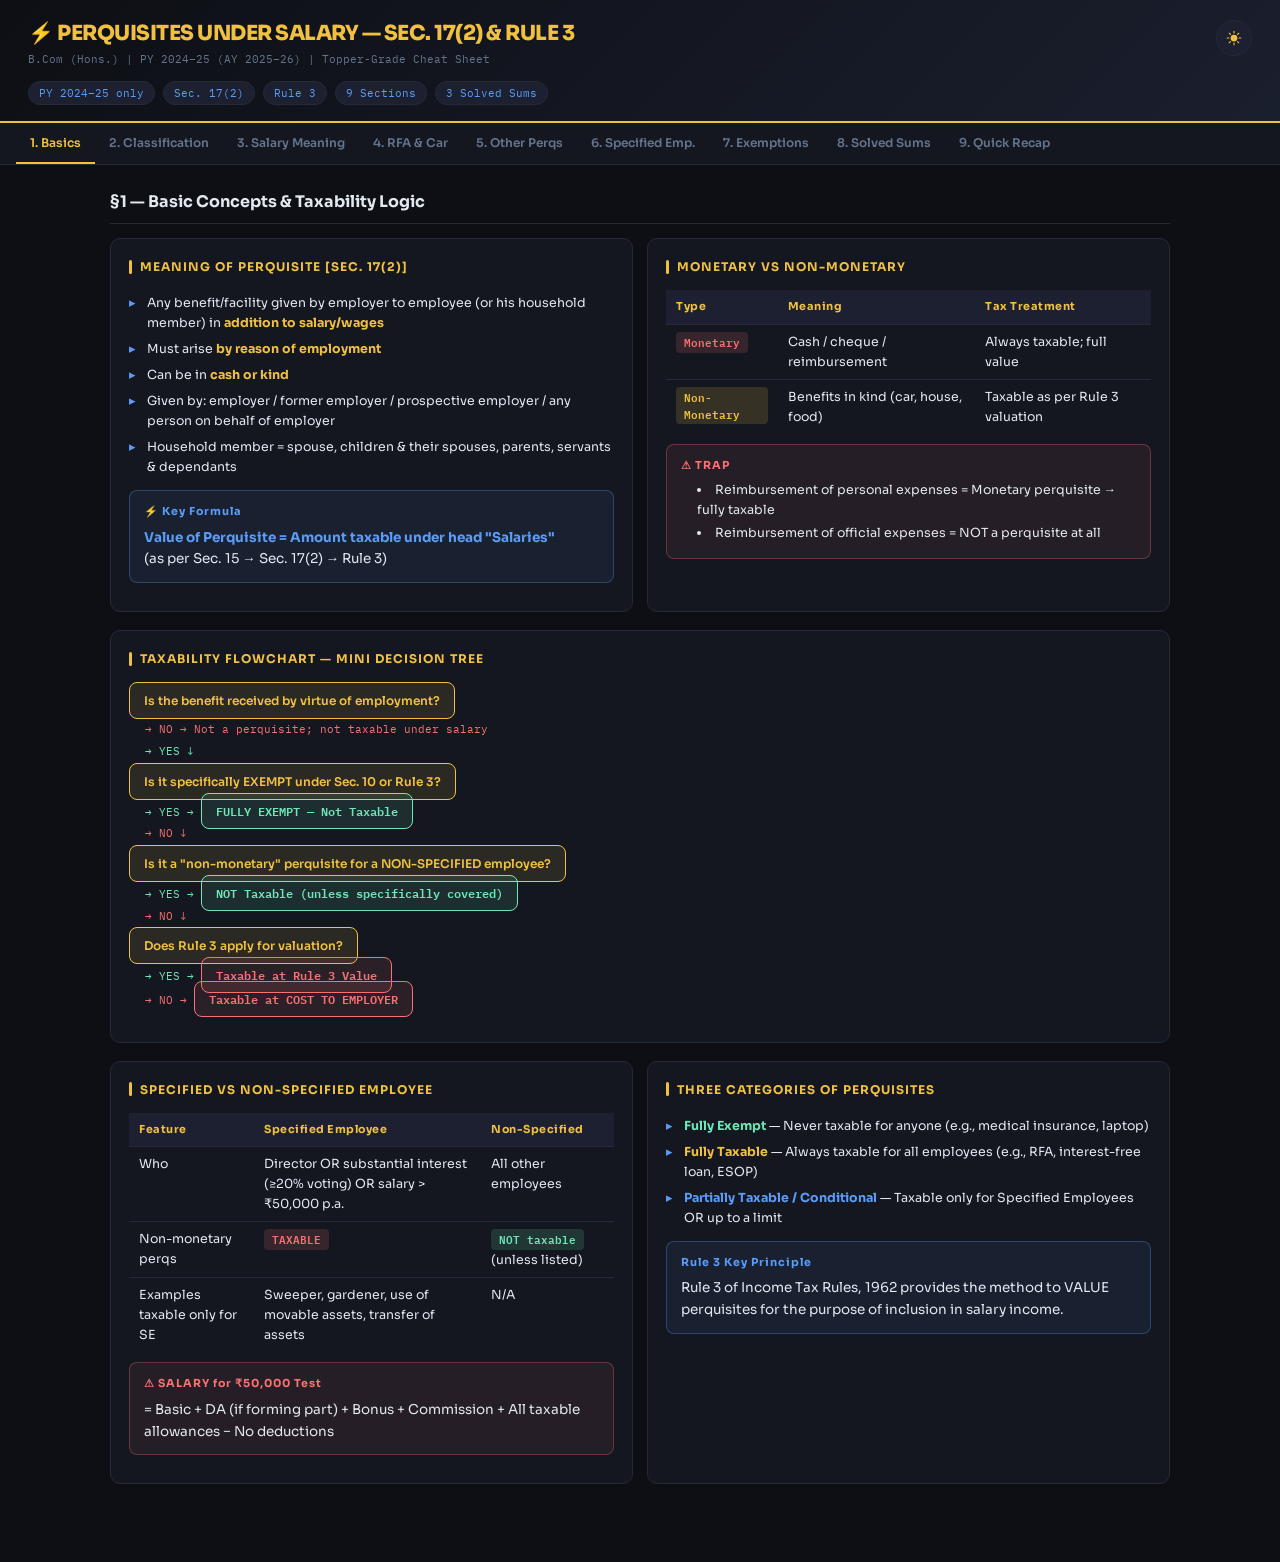
<file: direct-tax-I/perquisites-cheatsheet.html>
<!DOCTYPE html>
<html lang="en">
<head>
<meta charset="UTF-8">
<meta name="viewport" content="width=device-width, initial-scale=1.0">
<title>Perquisites – Sec. 17(2) | PY 2024–25 Topper Notes</title>
<link rel="canonical" href="https://shaswata.co.in/direct-tax-I/perquisites-cheatsheet.html" />
<meta name="description" content="Quick revision cheat sheet on perquisites under salary for Section 17(2) and Rule 3, including valuation tables, exemptions, and decision aids." />
<meta name="robots" content="index, follow" />
<meta name="author" content="Shaswata Saha" />
<meta property="og:type" content="article" />
<meta property="og:title" content="Perquisites – Sec. 17(2) | PY 2024–25 Topper Notes" />
<meta property="og:description" content="Quick revision cheat sheet on perquisites under salary for Section 17(2) and Rule 3, including valuation tables, exemptions, and decision aids." />
<meta property="og:image" content="https://shaswata.co.in/assets/profile-pic.png" />
<meta property="og:url" content="https://shaswata.co.in/direct-tax-I/perquisites-cheatsheet.html" />
<meta property="og:site_name" content="Shaswata Saha" />
<meta name="twitter:card" content="summary_large_image" />
<meta name="twitter:title" content="Perquisites – Sec. 17(2) | PY 2024–25 Topper Notes" />
<meta name="twitter:description" content="Quick revision cheat sheet on perquisites under salary for Section 17(2) and Rule 3, including valuation tables, exemptions, and decision aids." />
<meta name="twitter:image" content="https://shaswata.co.in/assets/profile-pic.png" />
<style>
  @import url('https://fonts.googleapis.com/css2?family=IBM+Plex+Mono:wght@400;600&family=Sora:wght@300;400;600;700;800&display=swap');

  :root {
    /* DEFAULT DARK THEME */
    --bg: #0d0f14;
    --surface: #141720;
    --surface2: #1c2030;
    --border: #252a38;
    
    --accent: #f0c040;
    --accent2: #5b9cf6;
    --accent3: #6ee7b7;
    --accent4: #f87171;
    --accent5: #c084fc;
    
    /* RGB bases for rgba() transparency */
    --c-accent: 240, 192, 64;
    --c-accent2: 91, 156, 246;
    --c-accent3: 110, 231, 183;
    --c-accent4: 248, 113, 113;
    --c-accent5: 192, 132, 252;

    --text: #e2e8f0;
    --muted: #64748b;
    
    --hover-bg: rgba(255, 255, 255, 0.02);
    --border-light: rgba(255, 255, 255, 0.04);
    --header-grad1: #0d0f14;
    --header-grad2: #1a1f2e;

    --mono: 'IBM Plex Mono', monospace;
    --sans: 'Sora', sans-serif;
  }

  [data-theme="light"] {
    /* LIGHT THEME OVERRIDES */
    --bg: #f8fafc;
    --surface: #ffffff;
    --surface2: #f1f5f9;
    --border: #cbd5e1;
    
    --accent: #d97706; /* darker yellow/orange */
    --accent2: #2563eb; /* darker blue */
    --accent3: #059669; /* darker green */
    --accent4: #dc2626; /* darker red */
    --accent5: #9333ea; /* darker purple */

    --c-accent: 217, 119, 6;
    --c-accent2: 37, 99, 235;
    --c-accent3: 5, 150, 105;
    --c-accent4: 220, 38, 38;
    --c-accent5: 147, 51, 234;

    --text: #0f172a;
    --muted: #475569;

    --hover-bg: rgba(0, 0, 0, 0.02);
    --border-light: rgba(0, 0, 0, 0.06);
    --header-grad1: #f8fafc;
    --header-grad2: #e2e8f0;
  }

  * { box-sizing: border-box; margin: 0; padding: 0; }

  body {
    background: var(--bg);
    color: var(--text);
    font-family: var(--sans);
    font-size: 13.5px;
    line-height: 1.6;
    transition: background-color 0.3s ease, color 0.3s ease;
  }

  /* HEADER */
  .header {
    background: linear-gradient(135deg, var(--header-grad1) 0%, var(--header-grad2) 100%);
    border-bottom: 2px solid var(--accent);
    padding: 20px 28px 16px;
    position: sticky; top: 0; z-index: 100;
  }
  .header-top {
    display: flex;
    justify-content: space-between;
    align-items: flex-start;
    gap: 12px;
  }
  .header h1 {
    font-size: 1.3rem; font-weight: 800; letter-spacing: -0.5px;
    color: var(--accent);
    line-height: 1.3;
  }
  .header .sub { color: var(--muted); font-size: 11px; margin-top: 4px; font-family: var(--mono); }
  .badge-row { display: flex; gap: 8px; margin-top: 12px; flex-wrap: wrap; }
  .badge {
    background: var(--surface2); border: 1px solid var(--border);
    padding: 3px 10px; border-radius: 20px; font-size: 10.5px;
    font-family: var(--mono); color: var(--accent2);
    white-space: nowrap;
  }

  /* THEME TOGGLE BUTTON */
  .theme-btn {
    background: var(--surface2);
    border: 1px solid var(--border);
    color: var(--accent);
    padding: 8px;
    border-radius: 50%;
    cursor: pointer;
    display: flex;
    align-items: center;
    justify-content: center;
    transition: all 0.2s;
    flex-shrink: 0;
  }
  .theme-btn:hover { background: var(--border); }
  .theme-btn svg { width: 18px; height: 18px; fill: currentColor; }
  
  /* Icon visibility logic */
  .sun-icon { display: block; }
  .moon-icon { display: none; }
  [data-theme="light"] .sun-icon { display: none; }
  [data-theme="light"] .moon-icon { display: block; }

  /* NAV TABS */
  .nav {
    display: flex; overflow-x: auto; gap: 0;
    background: var(--surface); border-bottom: 1px solid var(--border);
    padding: 0 16px;
    -webkit-overflow-scrolling: touch;
  }
  .nav::-webkit-scrollbar { height: 3px; }
  .nav::-webkit-scrollbar-thumb { background: var(--border); }
  .nav-btn {
    background: none; border: none; color: var(--muted);
    padding: 12px 14px; cursor: pointer; font-family: var(--sans);
    font-size: 12px; font-weight: 600; white-space: nowrap;
    border-bottom: 2px solid transparent; transition: all 0.2s;
  }
  .nav-btn:hover { color: var(--text); }
  .nav-btn.active { color: var(--accent); border-bottom-color: var(--accent); }

  /* MAIN */
  .main { max-width: 1100px; margin: 0 auto; padding: 24px 20px 60px; }

  .section { display: none; animation: fadeIn 0.3s ease; }
  .section.active { display: block; }
  
  @keyframes fadeIn {
    from { opacity: 0; transform: translateY(5px); }
    to { opacity: 1; transform: translateY(0); }
  }

  /* CARDS */
  .card {
    background: var(--surface); border: 1px solid var(--border);
    border-radius: 10px; padding: 18px; margin-bottom: 18px;
    transition: background-color 0.3s ease, border-color 0.3s ease;
  }
  .card-title {
    font-size: 12px; font-weight: 700; letter-spacing: 1px;
    text-transform: uppercase; color: var(--accent); margin-bottom: 14px;
    display: flex; align-items: center; gap: 8px;
  }
  .card-title::before {
    content: ''; display: block; width: 3px; height: 14px;
    background: var(--accent); border-radius: 2px;
  }

  /* TABLES */
  .tbl-wrap { overflow-x: auto; -webkit-overflow-scrolling: touch; }
  table {
    width: 100%; border-collapse: collapse; font-size: 12.5px;
    min-width: 400px; /* Ensures tables don't squish too much on mobile */
  }
  th {
    background: var(--surface2); color: var(--accent);
    padding: 8px 10px; text-align: left; font-size: 11px;
    letter-spacing: 0.5px; border-bottom: 1px solid var(--border);
  }
  td {
    padding: 7px 10px; border-bottom: 1px solid var(--border);
    vertical-align: top;
  }
  tr:last-child td { border-bottom: none; }
  tr:hover td { background: var(--hover-bg); }

  /* STATUS BADGES */
  .tag {
    display: inline-block; padding: 2px 8px; border-radius: 4px;
    font-size: 10.5px; font-weight: 600; font-family: var(--mono);
  }
  .tag-full { background: rgba(var(--c-accent4), 0.15); color: var(--accent4); }
  .tag-exempt { background: rgba(var(--c-accent3), 0.15); color: var(--accent3); }
  .tag-partial { background: rgba(var(--c-accent), 0.15); color: var(--accent); }
  .tag-both { background: rgba(var(--c-accent2), 0.15); color: var(--accent2); }
  .tag-se { background: rgba(var(--c-accent5), 0.15); color: var(--accent5); }

  /* FORMULA BOX */
  .formula {
    background: var(--surface2); border-left: 3px solid var(--accent2);
    border-radius: 6px; padding: 12px 14px; margin: 10px 0;
    font-family: var(--mono); font-size: 12.5px; line-height: 1.8;
    overflow-x: auto; /* For long formulas on mobile */
  }
  .formula .f-title {
    color: var(--accent2); font-size: 10px; letter-spacing: 1px;
    text-transform: uppercase; margin-bottom: 6px;
  }

  /* FLOWCHART */
  .flow {
    display: flex; flex-direction: column; align-items: flex-start;
    gap: 0; margin: 12px 0;
  }
  .flow-node {
    background: var(--surface2); border: 1px solid var(--border);
    border-radius: 8px; padding: 8px 14px; font-size: 12px;
    max-width: 100%; /* Changed from 500px for responsiveness */
  }
  .flow-diamond {
    background: rgba(var(--c-accent), 0.1); border: 1px solid var(--accent);
    color: var(--accent); border-radius: 8px; padding: 8px 14px;
    font-size: 12px; font-weight: 600; max-width: 100%;
  }
  .flow-yes { color: var(--accent3); font-size: 11px; margin: 2px 0 2px 16px; font-family: var(--mono); }
  .flow-no { color: var(--accent4); font-size: 11px; margin: 2px 0 2px 16px; font-family: var(--mono); }
  .flow-arrow { color: var(--muted); margin: 2px 0 2px 20px; font-size: 14px; }
  .flow-end-ok { background: rgba(var(--c-accent3), 0.1); border: 1px solid var(--accent3); color: var(--accent3); border-radius: 8px; padding: 7px 14px; font-size: 12px; font-weight: 600; }
  .flow-end-tax { background: rgba(var(--c-accent4), 0.1); border: 1px solid var(--accent4); color: var(--accent4); border-radius: 8px; padding: 7px 14px; font-size: 12px; font-weight: 600; }

  /* TRAP BOX */
  .trap {
    background: rgba(var(--c-accent4), 0.08); border: 1px solid rgba(var(--c-accent4), 0.3);
    border-radius: 8px; padding: 12px 14px; margin: 10px 0;
  }
  .trap-title { color: var(--accent4); font-size: 11px; font-weight: 700; letter-spacing: 1px; margin-bottom: 6px; }
  .trap li { margin-left: 16px; font-size: 12.5px; margin-bottom: 3px; }

  /* TIP BOX */
  .tip {
    background: rgba(var(--c-accent3), 0.08); border: 1px solid rgba(var(--c-accent3), 0.3);
    border-radius: 8px; padding: 12px 14px; margin: 10px 0;
  }
  .tip-title { color: var(--accent3); font-size: 11px; font-weight: 700; letter-spacing: 1px; margin-bottom: 6px; }

  /* INFO BOX */
  .info {
    background: rgba(var(--c-accent2), 0.08); border: 1px solid rgba(var(--c-accent2), 0.3);
    border-radius: 8px; padding: 12px 14px; margin: 10px 0;
  }
  .info-title { color: var(--accent2); font-size: 11px; font-weight: 700; letter-spacing: 1px; margin-bottom: 6px; }

  /* GRID */
  .grid-2 { display: grid; grid-template-columns: 1fr 1fr; gap: 14px; }
  
  /* SECTION HEADER */
  .sec-h {
    font-size: 1rem; font-weight: 700; color: var(--text);
    margin-bottom: 14px; padding-bottom: 8px;
    border-bottom: 1px solid var(--border);
  }

  /* SOLVED SUM */
  .sum-block {
    background: var(--surface); border: 1px solid var(--border);
    border-radius: 10px; overflow: hidden; margin-bottom: 20px;
  }
  .sum-header {
    background: var(--surface2); padding: 12px 16px;
    font-weight: 700; color: var(--accent5); font-size: 13px;
    border-bottom: 1px solid var(--border);
  }
  .sum-body { padding: 14px 16px; }
  .sum-q { color: var(--accent2); font-size: 12.5px; margin-bottom: 10px; }
  .sum-table { font-family: var(--mono); font-size: 12px; }
  .sum-table td { padding: 4px 8px; border-bottom: 1px solid var(--border-light); }
  .sum-table .total td { border-top: 1px solid var(--accent); color: var(--accent); font-weight: 700; }
  .sum-ans { 
    background: rgba(var(--c-accent), 0.1); border: 1px solid rgba(var(--c-accent), 0.3);
    border-radius: 6px; padding: 10px 14px; margin-top: 10px;
    font-family: var(--mono); font-size: 12.5px; color: var(--accent);
  }

  /* QUICK BULLETS */
  ul.q { list-style: none; margin: 8px 0; }
  ul.q li { padding: 3px 0 3px 18px; position: relative; font-size: 12.5px; }
  ul.q li::before { content: '▸'; color: var(--accent2); position: absolute; left: 0; }

  b.k { color: var(--accent); }
  b.g { color: var(--accent3); }
  b.r { color: var(--accent4); }
  b.b { color: var(--accent2); }
  b.p { color: var(--accent5); }

  .mono { font-family: var(--mono); }

  .divider { height: 1px; background: var(--border); margin: 16px 0; }

  /* MOBILE RESPONSIVENESS MEDIA QUERIES */
  @media(max-width:700px) { 
    .grid-2 { grid-template-columns: 1fr; } 
  }

  @media(max-width: 600px) {
    .header { padding: 16px 16px 12px; }
    .header h1 { font-size: 1.15rem; }
    .main { padding: 20px 12px 60px; }
    .card { padding: 14px; }
    .nav { padding: 0 12px; }
    .nav-btn { padding: 12px 10px; font-size: 11px; }
  }

  /* PRINT */
  @media print {
    body { background: white; color: black; font-size: 11px; }
    .header { position: static; background: white; border-bottom: 2px solid #333; }
    .nav, .theme-btn { display: none; }
    .section { display: block !important; page-break-before: always; }
    .section:first-of-type { page-break-before: avoid; }
    .card, .sum-block, .formula, .trap, .tip, .info { border: 1px solid #ddd; background: #fafafa !important; page-break-inside: avoid; }
    * { color: black !important; text-shadow: none !important; }
  }
</style>
</head>
<body>

<div class="header">
  <div class="header-top">
    <div>
      <h1>⚡ PERQUISITES UNDER SALARY — SEC. 17(2) &amp; RULE 3</h1>
      <div class="sub">B.Com (Hons.) | PY 2024–25 (AY 2025–26) | Topper-Grade Cheat Sheet</div>
    </div>
    <button id="theme-toggle" class="theme-btn" aria-label="Toggle Theme">
      <!-- Sun Icon (visible in dark mode) -->
      <svg class="sun-icon" viewBox="0 0 24 24">
        <path d="M12 2.25a.75.75 0 01.75.75v2.25a.75.75 0 01-1.5 0V3a.75.75 0 01.75-.75zM7.5 12a4.5 4.5 0 119 0 4.5 4.5 0 01-9 0zM18.894 6.166a.75.75 0 00-1.06-1.06l-1.591 1.59a.75.75 0 101.06 1.061l1.591-1.59zM21.75 12a.75.75 0 01-.75.75h-2.25a.75.75 0 010-1.5H21a.75.75 0 01.75.75zM17.834 18.894a.75.75 0 001.06-1.06l-1.59-1.591a.75.75 0 10-1.061 1.06l1.59 1.591zM12 18a.75.75 0 01.75.75V21a.75.75 0 01-1.5 0v-2.25A.75.75 0 0112 18zM7.758 17.303a.75.75 0 00-1.061-1.06l-1.591 1.59a.75.75 0 001.06 1.061l1.591-1.59zM6 12a.75.75 0 01-.75.75H3a.75.75 0 010-1.5h2.25A.75.75 0 016 12zM6.697 7.757a.75.75 0 001.06-1.06l-1.59-1.591a.75.75 0 00-1.061 1.06l1.59 1.591z"></path>
      </svg>
      <!-- Moon Icon (visible in light mode) -->
      <svg class="moon-icon" viewBox="0 0 24 24">
        <path d="M9.528 1.718a.75.75 0 01.162.819A8.97 8.97 0 009 6a9 9 0 009 9 8.97 8.97 0 003.463-.69.75.75 0 01.981.98 10.503 10.503 0 01-9.694 6.46c-5.799 0-10.5-4.701-10.5-10.5 0-4.368 2.667-8.112 6.46-9.694a.75.75 0 01.818.162z"></path>
      </svg>
    </button>
  </div>
  <div class="badge-row">
    <span class="badge">PY 2024–25 only</span>
    <span class="badge">Sec. 17(2)</span>
    <span class="badge">Rule 3</span>
    <span class="badge">9 Sections</span>
    <span class="badge">3 Solved Sums</span>
  </div>
</div>

<div class="nav">
  <button class="nav-btn active" onclick="show('s1',this)">1. Basics</button>
  <button class="nav-btn" onclick="show('s2',this)">2. Classification</button>
  <button class="nav-btn" onclick="show('s3',this)">3. Salary Meaning</button>
  <button class="nav-btn" onclick="show('s4',this)">4. RFA &amp; Car</button>
  <button class="nav-btn" onclick="show('s5',this)">5. Other Perqs</button>
  <button class="nav-btn" onclick="show('s6',this)">6. Specified Emp.</button>
  <button class="nav-btn" onclick="show('s7',this)">7. Exemptions</button>
  <button class="nav-btn" onclick="show('s8',this)">8. Solved Sums</button>
  <button class="nav-btn" onclick="show('s9',this)">9. Quick Recap</button>
</div>

<div class="main">

<!-- ===================== SECTION 1: BASICS ===================== -->
<div id="s1" class="section active">
  <div class="sec-h">§1 — Basic Concepts &amp; Taxability Logic</div>

  <div class="grid-2">
    <div class="card">
      <div class="card-title">Meaning of Perquisite [Sec. 17(2)]</div>
      <ul class="q">
        <li>Any benefit/facility given by employer to employee (or his household member) in <b class="k">addition to salary/wages</b></li>
        <li>Must arise <b class="k">by reason of employment</b></li>
        <li>Can be in <b class="k">cash or kind</b></li>
        <li>Given by: employer / former employer / prospective employer / any person on behalf of employer</li>
        <li>Household member = spouse, children &amp; their spouses, parents, servants &amp; dependants</li>
      </ul>
      <div class="info">
        <div class="info-title">⚡ Key Formula</div>
        <b class="b">Value of Perquisite = Amount taxable under head "Salaries"</b><br>
        (as per Sec. 15 → Sec. 17(2) → Rule 3)
      </div>
    </div>

    <div class="card">
      <div class="card-title">Monetary vs Non-Monetary</div>
      <table>
        <tr><th>Type</th><th>Meaning</th><th>Tax Treatment</th></tr>
        <tr><td><span class="tag tag-full">Monetary</span></td><td>Cash / cheque / reimbursement</td><td>Always taxable; full value</td></tr>
        <tr><td><span class="tag tag-partial">Non-Monetary</span></td><td>Benefits in kind (car, house, food)</td><td>Taxable as per Rule 3 valuation</td></tr>
      </table>
      <div class="trap" style="margin-top:10px">
        <div class="trap-title">⚠ TRAP</div>
        <li>Reimbursement of personal expenses = Monetary perquisite → fully taxable</li>
        <li>Reimbursement of official expenses = NOT a perquisite at all</li>
      </div>
    </div>
  </div>

  <div class="card">
    <div class="card-title">Taxability Flowchart — Mini Decision Tree</div>
    <div class="flow">
      <div class="flow-diamond">Is the benefit received by virtue of employment?</div>
      <div class="flow-no">→ NO → Not a perquisite; not taxable under salary</div>
      <div class="flow-yes">→ YES ↓</div>
      <div class="flow-diamond">Is it specifically EXEMPT under Sec. 10 or Rule 3?</div>
      <div class="flow-yes">→ YES → <span class="flow-end-ok">FULLY EXEMPT — Not Taxable</span></div>
      <div class="flow-no">→ NO ↓</div>
      <div class="flow-diamond">Is it a "non-monetary" perquisite for a NON-SPECIFIED employee?</div>
      <div class="flow-yes">→ YES → <span class="flow-end-ok">NOT Taxable (unless specifically covered)</span></div>
      <div class="flow-no">→ NO ↓</div>
      <div class="flow-diamond">Does Rule 3 apply for valuation?</div>
      <div class="flow-yes">→ YES → <span class="flow-end-tax">Taxable at Rule 3 Value</span></div>
      <div class="flow-no">→ NO → <span class="flow-end-tax">Taxable at COST TO EMPLOYER</span></div>
    </div>
  </div>

  <div class="grid-2">
    <div class="card">
      <div class="card-title">Specified vs Non-Specified Employee</div>
      <table>
        <tr><th>Feature</th><th>Specified Employee</th><th>Non-Specified</th></tr>
        <tr><td>Who</td><td>Director OR substantial interest (≥20% voting) OR salary &gt; ₹50,000 p.a.</td><td>All other employees</td></tr>
        <tr><td>Non-monetary perqs</td><td><span class="tag tag-full">TAXABLE</span></td><td><span class="tag tag-exempt">NOT taxable</span> (unless listed)</td></tr>
        <tr><td>Examples taxable only for SE</td><td>Sweeper, gardener, use of movable assets, transfer of assets</td><td>N/A</td></tr>
      </table>
      <div class="trap">
        <div class="trap-title">⚠ SALARY for ₹50,000 Test</div>
        = Basic + DA (if forming part) + Bonus + Commission + All taxable allowances − No deductions
      </div>
    </div>

    <div class="card">
      <div class="card-title">Three Categories of Perquisites</div>
      <ul class="q">
        <li><b class="g">Fully Exempt</b> — Never taxable for anyone (e.g., medical insurance, laptop)</li>
        <li><b class="k">Fully Taxable</b> — Always taxable for all employees (e.g., RFA, interest-free loan, ESOP)</li>
        <li><b class="b">Partially Taxable / Conditional</b> — Taxable only for Specified Employees OR up to a limit</li>
      </ul>
      <div class="info">
        <div class="info-title">Rule 3 Key Principle</div>
        Rule 3 of Income Tax Rules, 1962 provides the method to VALUE perquisites for the purpose of inclusion in salary income.
      </div>
    </div>
  </div>
</div>

<!-- ===================== SECTION 2: CLASSIFICATION ===================== -->
<div id="s2" class="section">
  <div class="sec-h">§2 — Master Classification Table</div>

  <div class="card">
    <div class="card-title">Fully Taxable Perquisites — All Employees</div>
    <div class="tbl-wrap">
    <table>
      <tr><th>Perquisite</th><th>Rule/Sec</th><th>Applicable To</th><th>Key Condition / Limit</th></tr>
      <tr><td>Rent-Free Accommodation (RFA)</td><td><span class="tag tag-full">Rule 3(1)</span></td><td>All</td><td>Taxed by population/salary slab; see §4</td></tr>
      <tr><td>Concessional Accommodation</td><td>Rule 3(1)</td><td>All</td><td>Taxed on difference from standard value</td></tr>
      <tr><td>Interest-free / Concessional Loan</td><td>Rule 3(7)(i)</td><td>All</td><td>SBI rate benchmark; nil if loan ≤ ₹20,000 or medical loan</td></tr>
      <tr><td>ESOP (Employee Stock Options)</td><td>Sec. 17(2)(vi)</td><td>All</td><td>FMV on exercise date − Exercise price</td></tr>
      <tr><td>Motor Car (personal use by employer-owned)</td><td>Rule 3(2)</td><td>All</td><td>See car valuation table in §4</td></tr>
      <tr><td>Free meals exceeding ₹50/meal</td><td>Rule 3(7)(iii)</td><td>All</td><td>Only excess over ₹50 per meal taxable</td></tr>
      <tr><td>Gift/Voucher/Token &gt; ₹5,000 p.a.</td><td>Rule 3(7)(iv)</td><td>All</td><td>Only amount exceeding ₹5,000 p.a. taxable</td></tr>
      <tr><td>Credit card / Club membership (personal)</td><td>Rule 3(7)(vi)</td><td>All</td><td>Full amount taxable if personal use</td></tr>
      <tr><td>Free education for child of employee (> ₹1,000/month per child)</td><td>Rule 3(5)</td><td>All</td><td>Cost exceeding ₹1,000/month per child taxable</td></tr>
      <tr><td>Medical reimbursement exceeding ₹15,000</td><td>Proviso to Sec. 17(2)</td><td>All</td><td>Excess over ₹15,000 taxable (non-hospital)</td></tr>
    </table>
    </div>
  </div>

  <div class="card">
    <div class="card-title">Taxable Only for Specified Employees</div>
    <div class="tbl-wrap">
    <table>
      <tr><th>Perquisite</th><th>Rule</th><th>Basis of Tax</th></tr>
      <tr><td>Sweeper / Gardener / Watchman / Personal Attendant</td><td>Rule 3(3)</td><td>Cost to employer (actual salary paid)</td></tr>
      <tr><td>Supply of Gas / Electricity / Water (own plant)</td><td>Rule 3(4)</td><td>Manufacturing cost</td></tr>
      <tr><td>Supply of Gas / Electricity / Water (from outsider)</td><td>Rule 3(4)</td><td>Amount paid to outsider</td></tr>
      <tr><td>Use of Movable Assets (other than car, laptop, AC)</td><td>Rule 3(7)(ii)</td><td>10% p.a. of cost (if owned) or hire charges (if hired)</td></tr>
      <tr><td>Transfer of Movable Assets</td><td>Rule 3(7)(viii)</td><td>Cost − Depreciation − Amount recovered</td></tr>
    </table>
    </div>
    <div class="trap">
      <div class="trap-title">⚠ TRAP — What is NOT taxable for Non-Specified Employees</div>
      <li>Sweeper / Gardener / Attendant → Non-SE: NOT taxable</li>
      <li>Use of movable assets → Non-SE: NOT taxable</li>
      <li>Transfer of movable assets → Non-SE: NOT taxable</li>
    </div>
  </div>

  <div class="card">
    <div class="card-title">Fully Exempt Perquisites — Nobody Pays Tax</div>
    <div class="tbl-wrap">
    <table>
      <tr><th>Perquisite</th><th>Condition</th></tr>
      <tr><td>Telephone / Mobile (official or personal)</td><td>Fully exempt — No limit</td></tr>
      <tr><td>Laptop / Computer provided for use</td><td>Fully exempt (use only, not transfer)</td></tr>
      <tr><td>Transport facility by employer (not car/cab)</td><td>Rail/air — exempt for railways/airlines employees</td></tr>
      <tr><td>Medical insurance premium (Group/Mediclaim)</td><td>Fully exempt</td></tr>
      <tr><td>Refreshments / tea during office hours</td><td>Fully exempt</td></tr>
      <tr><td>Scholarship for education of employee's child</td><td>Fully exempt</td></tr>
      <tr><td>Subsidised food in remote area</td><td>Conditions apply under Rule 3(7)(iii)</td></tr>
      <tr><td>Recreational facilities (not personal)</td><td>If for all employees — exempt</td></tr>
      <tr><td>Employer's contribution to approved PF/Pension</td><td>Within prescribed limits — exempt</td></tr>
      <tr><td>Leave travel concession (Sec. 10(5))</td><td>Exempt within limits, twice in 4-year block</td></tr>
      <tr><td>Medicines/treatment in approved hospital</td><td>Fully exempt (Rule 3A)</td></tr>
      <tr><td>Use of club for official purposes</td><td>Exempt if official use</td></tr>
    </table>
    </div>
  </div>
</div>

<!-- ===================== SECTION 3: SALARY MEANING ===================== -->
<div id="s3" class="section">
  <div class="sec-h">§3 — Meaning of Salary (Case-Wise) — Critical Table</div>

  <div class="info" style="margin-bottom:16px">
    <div class="info-title">⚡ KEY PRINCIPLE</div>
    "Salary" does NOT mean the same thing for all perquisites. The composition of "salary" differs perquisite to perquisite. Always identify which definition applies before computing.
  </div>

  <div class="card">
    <div class="card-title">Salary Meaning — Perquisite-Wise Comparison</div>
    <div class="tbl-wrap">
    <table>
      <tr>
        <th style="min-width:150px">Perquisite / Case</th>
        <th>Salary Relevant?</th>
        <th>Meaning of Salary (Includes)</th>
        <th>Excludes</th>
        <th>Exam Note</th>
      </tr>
      <tr>
        <td><b>RFA — Non-Govt Employee</b><br>(owned/leased)</td>
        <td><span class="tag tag-full">YES</span></td>
        <td>Basic + DA (if forming part of retirement benefits) + Taxable allowances + Bonus + Commission + All monetary payments</td>
        <td>Employer's PF contribution, D.E.A., perquisite value itself, non-monetary benefits</td>
        <td>This is the BROADEST definition of salary</td>
      </tr>
      <tr>
        <td><b>Specified Employee test</b></td>
        <td><span class="tag tag-full">YES</span></td>
        <td>Basic + DA (forming part) + Bonus + Commission + All taxable allowances</td>
        <td>Perquisites, non-monetary allowances exempt under Sec. 10</td>
        <td>Threshold: &gt; ₹50,000 p.a.</td>
      </tr>
      <tr>
        <td><b>Motor Car (employer owned, mixed use)</b></td>
        <td><span class="tag tag-exempt">NO</span></td>
        <td>Fixed amount based on CC of engine — no salary reference</td>
        <td>—</td>
        <td>Flat rates apply; salary irrelevant</td>
      </tr>
      <tr>
        <td><b>Free Education</b></td>
        <td><span class="tag tag-exempt">NO</span></td>
        <td>Not salary-based — absolute limit ₹1,000/month/child</td>
        <td>—</td>
        <td>Cost of education is the benchmark</td>
      </tr>
      <tr>
        <td><b>Sweeper / Gardener</b></td>
        <td><span class="tag tag-exempt">NO</span></td>
        <td>Actual cost to employer (salary of servant)</td>
        <td>—</td>
        <td>Only specified employees; cost = taxable value</td>
      </tr>
      <tr>
        <td><b>RFA — Govt Employee</b></td>
        <td><span class="tag tag-full">YES</span></td>
        <td>Basic Pay + DA (forming part) only</td>
        <td>HRA, allowances, bonus, commission, other perquisites</td>
        <td>Narrowest definition; license fee is deducted from this</td>
      </tr>
      <tr>
        <td><b>Hotel accommodation</b></td>
        <td><span class="tag tag-full">YES</span></td>
        <td>Same as Non-Govt RFA (broad)</td>
        <td>Same as Non-Govt RFA</td>
        <td>Lower of 24% of salary or actual hotel bill, minus recovery</td>
      </tr>
      <tr>
        <td><b>Interest-free loan</b></td>
        <td><span class="tag tag-exempt">NO</span></td>
        <td>SBI rate × outstanding loan amount</td>
        <td>—</td>
        <td>Salary not relevant; benchmark = SBI rate</td>
      </tr>
      <tr>
        <td><b>ESOP</b></td>
        <td><span class="tag tag-exempt">NO</span></td>
        <td>FMV on exercise date − Exercise price</td>
        <td>—</td>
        <td>Salary not relevant; market price determines value</td>
      </tr>
    </table>
    </div>
  </div>

  <div class="card">
    <div class="card-title">Salary for RFA — Full Computation</div>
    <div class="formula">
      <div class="f-title">SALARY for Non-Govt RFA (Rule 3(1)(b))</div>
      = Basic Salary<br>
      + Dearness Allowance (forming part of retirement benefits)<br>
      + All taxable monetary allowances (HRA if not used for rent, etc.)<br>
      + Bonus + Commission + Fees<br>
      + All other monetary payments that are taxable<br>
      <b class="r">EXCLUDE:</b> Non-monetary perquisites, Employer's PF, Exempt allowances
    </div>
    <div class="formula">
      <div class="f-title">SALARY for Govt Employee RFA (Rule 3(1)(a))</div>
      = Basic Pay + DA (forming part of retirement benefits) ONLY<br>
      <b class="r">EXCLUDE:</b> Allowances, commission, bonus, other perquisites, HRA
    </div>
  </div>
</div>

<!-- ===================== SECTION 4: RFA & CAR ===================== -->
<div id="s4" class="section">
  <div class="sec-h">§4 — RFA &amp; Motor Car Valuation (Most Important)</div>

  <!-- RFA -->
  <div class="card">
    <div class="card-title">Rent-Free Accommodation (RFA) — Rule 3(1)</div>
    
    <div class="tbl-wrap">
    <table>
      <tr><th>Category</th><th>Valuation Formula</th><th>Recovery Adjustment</th></tr>
      <tr>
        <td><b class="k">Govt Employee</b><br>Any accommodation</td>
        <td>License fee determined by Govt</td>
        <td>− Rent actually paid by employee</td>
      </tr>
      <tr>
        <td><b class="b">Non-Govt — OWNED by employer</b><br>Population ≤ 10 lakh</td>
        <td><b>7.5% of Salary</b></td>
        <td>− Rent paid by employee</td>
      </tr>
      <tr>
        <td><b class="b">Non-Govt — OWNED by employer</b><br>Population &gt;10 lakh but ≤ 25 lakh</td>
        <td><b>10% of Salary</b></td>
        <td>− Rent paid by employee</td>
      </tr>
      <tr>
        <td><b class="b">Non-Govt — OWNED by employer</b><br>Population &gt; 25 lakh</td>
        <td><b>15% of Salary</b></td>
        <td>− Rent paid by employee</td>
      </tr>
      <tr>
        <td><b class="g">Non-Govt — LEASED/Hired by employer</b></td>
        <td><b>Lower of: (15% of Salary) OR (Actual Lease Rent)</b></td>
        <td>− Rent paid by employee</td>
      </tr>
      <tr>
        <td><b class="p">Hotel Accommodation</b></td>
        <td><b>Lower of: (24% of Salary) OR (Actual hotel charges)</b></td>
        <td>− Amount paid by employee</td>
      </tr>
    </table>
    </div>

    <div class="divider"></div>
    <div class="grid-2">
      <div>
        <div class="formula">
          <div class="f-title">FURNISHED Accommodation Extra</div>
          If accommodation is furnished:<br>
          + 10% p.a. of cost of furniture (if owned by employer)<br>
          OR + Actual hire charges of furniture (if hired)<br>
          − Amount paid by employee for furniture
        </div>
      </div>
      <div>
        <div class="formula">
          <div class="f-title">Part-Year Rule</div>
          If accommodation is provided for PART of the year:<br>
          Salary = only for that period<br>
          % applied on proportionate salary<br>
          (E.g., provided for 9 months → 9/12 of annual salary)
        </div>
      </div>
    </div>

    <div class="trap">
      <div class="trap-title">⚠ COMMON MISTAKES — RFA</div>
      <li>Using full-year salary when accommodation was for part year</li>
      <li>Including exempt allowances in "salary" for RFA</li>
      <li>Using DA when it does NOT form part of retirement benefits</li>
      <li>Forgetting to subtract rent recovered from employee</li>
      <li>Applying population % to LEASED accommodation — use lower of 15%/actual for leased</li>
      <li>Using Govt formula for Non-Govt and vice versa</li>
    </div>

    <div class="tip">
      <div class="tip-title">✓ EXAM TIP — Hotel Stay ≤ 15 Days After Transfer</div>
      If employer provides hotel accommodation for ≤ 15 days on transfer of employee → Fully EXEMPT. Hotel accommodation is otherwise taxable as above.
    </div>
  </div>

  <!-- CAR -->
  <div class="card">
    <div class="card-title">Motor Car Valuation — Rule 3(2) — All Cases</div>

    <div class="info">
      <div class="info-title">Car Owned/Hired by EMPLOYER — Monthly Fixed Rate</div>
    </div>
    
    <div class="tbl-wrap">
    <table>
      <tr><th>Car Engine Capacity</th><th>Official Use Only</th><th>Personal Use Only</th><th>Mixed Use (with driver)</th><th>Mixed Use (without driver)</th></tr>
      <tr>
        <td>Up to 1600 cc</td>
        <td><span class="tag tag-exempt">NIL</span></td>
        <td>Actual exp by employer − Amount paid by employee</td>
        <td><b class="k">₹1,800 + ₹900 (driver)</b> = ₹2,700/month</td>
        <td><b class="k">₹1,800/month</b></td>
      </tr>
      <tr>
        <td>Above 1600 cc</td>
        <td><span class="tag tag-exempt">NIL</span></td>
        <td>Actual exp by employer − Amount paid by employee</td>
        <td><b class="k">₹2,400 + ₹900 (driver)</b> = ₹3,300/month</td>
        <td><b class="k">₹2,400/month</b></td>
      </tr>
    </table>
    </div>

    <div class="divider"></div>

    <div class="info" style="margin-top:8px">
      <div class="info-title">Car Owned by EMPLOYEE — Employer Pays Expenses</div>
    </div>

    <div class="tbl-wrap">
    <table>
      <tr><th>Use</th><th>Taxable Amount</th></tr>
      <tr><td>Official use only</td><td><span class="tag tag-exempt">NIL</span> — Employer pays all expense; no perquisite</td></tr>
      <tr><td>Personal use / Mixed use (≤1600 cc, no driver)</td><td>Actual expense by employer − ₹1,800/month</td></tr>
      <tr><td>Personal use / Mixed use (≤1600 cc, with driver)</td><td>Actual expense by employer − ₹2,700/month</td></tr>
      <tr><td>Personal use / Mixed use (&gt;1600 cc, no driver)</td><td>Actual expense by employer − ₹2,400/month</td></tr>
      <tr><td>Personal use / Mixed use (&gt;1600 cc, with driver)</td><td>Actual expense by employer − ₹3,300/month</td></tr>
    </table>
    </div>

    <div class="trap">
      <div class="trap-title">⚠ CAR EXAM TRAPS</div>
      <li>Driver salary: ₹900/month is added ONLY when employer provides driver</li>
      <li>Official use only → ALWAYS NIL (even employer-owned car with full expenses)</li>
      <li>For employer-owned, personal use only → use actual cost method, not fixed rate</li>
      <li>Mixed use means car used for BOTH official AND personal purposes</li>
      <li>Monthly rates must be multiplied by no. of months car was available</li>
    </div>

    <div class="formula">
      <div class="f-title">STEP-WISE Car Valuation (Mixed Use, Employer-Owned, ≤1600 cc)</div>
      Step 1: Note engine CC → ≤1600 cc → ₹1,800/month<br>
      Step 2: Driver provided? YES → Add ₹900/month<br>
      Step 3: Total = ₹2,700/month<br>
      Step 4: × Number of months available<br>
      Step 5: − Amount recovered from employee<br>
      = <b class="k">Taxable Perquisite Value</b>
    </div>
  </div>
</div>

<!-- ===================== SECTION 5: OTHER PERQUISITES ===================== -->
<div id="s5" class="section">
  <div class="sec-h">§5 — Other Major Perquisites (Valuation &amp; Rules)</div>

  <div class="card">
    <div class="card-title">Interest-Free / Concessional Loan — Rule 3(7)(i)</div>
    <div class="formula">
      <div class="f-title">VALUATION FORMULA</div>
      Perquisite Value = (SBI lending rate − Rate charged by employer) × Maximum outstanding balance during the month<br><br>
      <b>Maximum outstanding balance</b> = Highest amount of loan outstanding on the last day of each month during PY<br>
      OR = Average of loan outstanding at beginning and end of each month (if employer prefers)
    </div>
    <ul class="q">
      <li>SBI rate = Rate charged by SBI on similar loans on the <b class="k">1st day of PY</b> (i.e., 1 April 2024)</li>
      <li><b class="g">EXEMPT</b> if: Aggregate loan ≤ <b class="k">₹20,000</b></li>
      <li><b class="g">EXEMPT</b> if: Loan for medical treatment of specified disease (as per Rule 3A) — regardless of amount</li>
      <li>Covers ALL types of loans (house loan, car loan, personal loan, etc.)</li>
    </ul>
    <div class="trap">
      <div class="trap-title">⚠ TRAP</div>
      <li>₹20,000 is aggregate of ALL loans, not per loan</li>
      <li>Use SBI rate on 1st April of the PY — not current year rate</li>
    </div>
  </div>

  <div class="card">
    <div class="card-title">ESOP — Employee Stock Option Plan [Sec. 17(2)(vi)]</div>
    <div class="formula">
      <div class="f-title">VALUATION — At Exercise Date</div>
      Perquisite = (FMV on date of exercise) − (Amount paid by employee as exercise price)<br>
      × Number of shares allotted
    </div>
    <ul class="q">
      <li>Taxable in the year of <b class="k">exercise</b> (not grant, not vesting)</li>
      <li>FMV for listed shares = average of opening & closing price on recognised stock exchange on exercise date</li>
      <li>FMV for unlisted shares = determined by SEBI-registered merchant banker</li>
      <li>Later, when shares are SOLD → Capital Gains tax applies; cost = FMV on exercise date</li>
    </ul>
    <div class="trap">
      <div class="trap-title">⚠ TRAP</div>
      <li>Grant date has NO tax consequence</li>
      <li>Vesting date has NO tax consequence</li>
      <li>Exercise date = taxable as salary perquisite</li>
      <li>Sale of shares = capital gain (not salary)</li>
    </div>
  </div>

  <div class="card">
    <div class="card-title">Free / Concessional Education — Rule 3(5)</div>
    <div class="formula">
      <div class="f-title">VALUATION</div>
      If school is owned/maintained by employer:<br>
      Perquisite = Cost of education in similar schools in locality − ₹1,000/month/child − Amount paid by employee<br><br>
      If school is NOT owned by employer (fees paid to external school):<br>
      Perquisite = Actual fees paid by employer − ₹1,000/month/child − Amount paid by employee
    </div>
    <ul class="q">
      <li>Limit: <b class="k">₹1,000 per month per child</b> is exempt</li>
      <li>Applies to children of employee, not employee himself</li>
      <li>Scholarship for education of employee/child = fully EXEMPT</li>
    </ul>
  </div>

  <div class="grid-2">
    <div class="card">
      <div class="card-title">Use of Movable Assets — Rule 3(7)(ii)</div>
      <ul class="q">
        <li>Taxable only for <span class="tag tag-se">Specified Employee</span></li>
        <li>Assets owned by employer: <b class="k">10% p.a. of cost</b></li>
        <li>Assets hired by employer: <b class="k">Actual hire charges</b></li>
        <li>Less: Amount recovered from employee</li>
      </ul>
      <div class="tip">
        <div class="tip-title">✓ EXEMPT Assets</div>
        Laptop, Computer, Mobile phone — Fully EXEMPT (use only; not transfer)
      </div>
    </div>

    <div class="card">
      <div class="card-title">Transfer of Movable Assets — Rule 3(7)(viii)</div>
      <ul class="q">
        <li>Taxable only for <span class="tag tag-se">Specified Employee</span></li>
      </ul>
      <div class="formula">
        <div class="f-title">Depreciation Method</div>
        Computers/Electronics: <b>50% WDV per year</b><br>
        Motor Car: <b>20% WDV per year</b><br>
        Other Assets: <b>10% SLM per year</b><br><br>
        Perquisite = (WDV at time of transfer) − (Price paid by employee)
      </div>
    </div>
  </div>

  <div class="card">
    <div class="card-title">Gift / Voucher / Token — Rule 3(7)(iv)</div>
    <div class="formula">
      <div class="f-title">RULE</div>
      Gift in cash = Fully taxable (treated as monetary perquisite)<br>
      Gift in kind / voucher / token ≤ ₹5,000 p.a. = <b class="g">EXEMPT</b><br>
      Gift in kind / voucher / token &gt; ₹5,000 p.a. = Excess over ₹5,000 is <b class="r">TAXABLE</b>
    </div>
    <div class="trap">
      <div class="trap-title">⚠ TRAP</div>
      <li>Cash gifts are ALWAYS fully taxable — no ₹5,000 exemption</li>
      <li>₹5,000 limit is for entire year (all gifts combined), not per gift</li>
    </div>
  </div>

  <div class="card">
    <div class="card-title">Free Food / Lunch — Rule 3(7)(iii)</div>
    <table>
      <tr><th>Situation</th><th>Treatment</th></tr>
      <tr><td>Free meals/lunch during working hours (up to ₹50/meal)</td><td><span class="tag tag-exempt">EXEMPT</span></td></tr>
      <tr><td>Meals exceeding ₹50/meal</td><td><span class="tag tag-full">TAXABLE</span> — only excess over ₹50</td></tr>
      <tr><td>Tea/snacks in office hours</td><td><span class="tag tag-exempt">FULLY EXEMPT</span></td></tr>
      <tr><td>Meals in remote area / offshore site</td><td><span class="tag tag-exempt">FULLY EXEMPT</span></td></tr>
    </table>
  </div>

  <div class="card">
    <div class="card-title">Sweeper / Gardener / Watchman / Attendant — Rule 3(3)</div>
    <ul class="q">
      <li>Taxable only for <span class="tag tag-se">Specified Employee</span></li>
      <li>Value = Actual salary paid to such domestic servant by employer</li>
      <li>Less: Amount recovered from employee</li>
      <li>Each servant treated separately</li>
    </ul>
    <div class="trap">
      <div class="trap-title">⚠ TRAP</div>
      <li>If employee himself hires servant and employer reimburses → treated as monetary perquisite (fully taxable for all)</li>
    </div>
  </div>

  <div class="card">
    <div class="card-title">Electricity / Gas / Water — Rule 3(4)</div>
    <ul class="q">
      <li>Taxable only for <span class="tag tag-se">Specified Employee</span></li>
      <li>If supplied from own source (employer's plant): Value = <b class="k">Manufacturing cost</b></li>
      <li>If purchased from outside agency: Value = <b class="k">Amount paid to outside agency</b></li>
      <li>Less: Amount recovered from employee</li>
    </ul>
  </div>

  <div class="card">
    <div class="card-title">Medical Facilities — Sec. 17(2) Proviso</div>
    <div class="tbl-wrap">
    <table>
      <tr><th>Type of Medical Facility</th><th>Treatment</th></tr>
      <tr><td>Treatment in employer's hospital</td><td><span class="tag tag-exempt">FULLY EXEMPT</span></td></tr>
      <tr><td>Treatment in Govt / local authority hospital</td><td><span class="tag tag-exempt">FULLY EXEMPT</span></td></tr>
      <tr><td>Treatment in approved hospital for prescribed disease</td><td><span class="tag tag-exempt">FULLY EXEMPT</span></td></tr>
      <tr><td>Group medical insurance (Mediclaim)</td><td><span class="tag tag-exempt">FULLY EXEMPT</span></td></tr>
      <tr><td>Medical reimbursement for treatment elsewhere</td><td>Up to ₹15,000 → <span class="tag tag-exempt">EXEMPT</span>; Excess → <span class="tag tag-full">TAXABLE</span></td></tr>
      <tr><td>Medical facility outside India (approved by RBI)</td><td><span class="tag tag-exempt">FULLY EXEMPT</span> (with conditions)</td></tr>
    </table>
    </div>
  </div>
</div>

<!-- ===================== SECTION 6: SPECIFIED EMPLOYEE ===================== -->
<div id="s6" class="section">
  <div class="sec-h">§6 — Specified Employee — Definition &amp; Decision Chart</div>

  <div class="card">
    <div class="card-title">Who is a Specified Employee? [Sec. 17(2)(iii)]</div>
    <div class="grid-2">
      <div>
        <p style="margin-bottom:10px; font-size:12.5px">An employee is a <b class="k">Specified Employee</b> if ANY ONE of the following conditions is satisfied:</p>
        <div class="formula">
          <div class="f-title">3 CONDITIONS (ANY ONE = Specified)</div>
          <b>Condition 1:</b> Director of the employer company<br><br>
          <b>Condition 2:</b> Has substantial interest in employer company<br>
          = owns ≥ 20% of voting power (at any time during PY)<br><br>
          <b>Condition 3:</b> Salary &gt; ₹50,000 p.a.<br>
          (Salary here = Basic + DA (forming part) + Bonus + Commission + All taxable allowances)
        </div>
      </div>
      <div>
        <div class="flow" style="margin-top:0">
          <div class="flow-diamond">Is the employee a Director?</div>
          <div class="flow-yes">YES → <span class="flow-end-tax">SPECIFIED EMPLOYEE</span></div>
          <div class="flow-no">NO ↓</div>
          <div class="flow-diamond">Does he hold ≥20% voting power?</div>
          <div class="flow-yes">YES → <span class="flow-end-tax">SPECIFIED EMPLOYEE</span></div>
          <div class="flow-no">NO ↓</div>
          <div class="flow-diamond">Is salary &gt; ₹50,000 p.a.?</div>
          <div class="flow-yes">YES → <span class="flow-end-tax">SPECIFIED EMPLOYEE</span></div>
          <div class="flow-no">NO → <span class="flow-end-ok">NON-SPECIFIED</span></div>
        </div>
      </div>
    </div>
  </div>

  <div class="card">
    <div class="card-title">Perquisites Taxable ONLY for Specified Employees</div>
    <div class="tbl-wrap">
    <table>
      <tr><th>Perquisite</th><th>SE Tax Treatment</th><th>Non-SE Tax Treatment</th><th>Rule</th></tr>
      <tr><td>Sweeper / Gardener / Watchman / Attendant</td><td><span class="tag tag-full">TAXABLE at cost to employer</span></td><td><span class="tag tag-exempt">NOT TAXABLE</span></td><td>Rule 3(3)</td></tr>
      <tr><td>Gas / Electricity / Water</td><td><span class="tag tag-full">TAXABLE at cost / amount paid</span></td><td><span class="tag tag-exempt">NOT TAXABLE</span></td><td>Rule 3(4)</td></tr>
      <tr><td>Use of movable assets (other than exempt)</td><td><span class="tag tag-full">TAXABLE at 10%/hire</span></td><td><span class="tag tag-exempt">NOT TAXABLE</span></td><td>Rule 3(7)(ii)</td></tr>
      <tr><td>Transfer of movable assets</td><td><span class="tag tag-full">TAXABLE at WDV − price</span></td><td><span class="tag tag-exempt">NOT TAXABLE</span></td><td>Rule 3(7)(viii)</td></tr>
    </table>
    </div>
    <div class="tip">
      <div class="tip-title">✓ MEMORY TIP — "SGU-T" for Specified Employee</div>
      <b>S</b>ervants (sweeper etc.) | <b>G</b>as/Water/Electricity | <b>U</b>se of movable assets | <b>T</b>ransfer of movable assets
    </div>
  </div>

  <div class="trap">
    <div class="trap-title">⚠ IMPORTANT — What's Always Taxable for ALL (including non-SE)</div>
    <li>RFA / Concessional accommodation</li>
    <li>Motor car (personal/mixed use)</li>
    <li>Interest-free/concessional loan</li>
    <li>ESOP</li>
    <li>Free education (above ₹1,000/month/child)</li>
    <li>Gifts above ₹5,000 (in kind)</li>
    <li>Free meals above ₹50/meal</li>
  </div>
</div>

<!-- ===================== SECTION 7: EXEMPTIONS ===================== -->
<div id="s7" class="section">
  <div class="sec-h">§7 — Important Exempt Perquisites (Full List)</div>

  <div class="card">
    <div class="card-title">Fully Exempt — Quick Reference (PY 2024–25)</div>
    <div class="tbl-wrap">
    <table>
      <tr><th>#</th><th>Perquisite</th><th>Condition for Exemption</th><th>Sec/Rule</th></tr>
      <tr><td>1</td><td>Mobile / Telephone</td><td>No condition — fully exempt</td><td>Rule 3(7)(ix)</td></tr>
      <tr><td>2</td><td>Laptop / Computer (use only)</td><td>Use only; NOT transfer of ownership</td><td>Rule 3(7)(ii)</td></tr>
      <tr><td>3</td><td>Medical insurance / Mediclaim</td><td>Premium paid by employer</td><td>Sec. 17(2)</td></tr>
      <tr><td>4</td><td>Scholarship for education</td><td>For employee or children</td><td>Sec. 10(16)</td></tr>
      <tr><td>5</td><td>Tea / snacks (office hours)</td><td>During working hours</td><td>Rule 3(7)(iii)</td></tr>
      <tr><td>6</td><td>Free meals in remote area</td><td>Area without normal facilities</td><td>Rule 3(7)(iii)</td></tr>
      <tr><td>7</td><td>Uniform / dress allowance</td><td>Provided by employer for official duty</td><td>Sec. 10(14)</td></tr>
      <tr><td>8</td><td>Gift in kind ≤ ₹5,000 p.a.</td><td>Non-cash; within ₹5,000 per year total</td><td>Rule 3(7)(iv)</td></tr>
      <tr><td>9</td><td>Transport by employer (railway/airline employees)</td><td>Free/concessional travel for personal purpose</td><td>Sec. 10(14)</td></tr>
      <tr><td>10</td><td>Leave travel concession (LTC)</td><td>Conditions of Sec. 10(5): domestic travel, twice in 4-year block</td><td>Sec. 10(5)</td></tr>
      <tr><td>11</td><td>Recreational / sports facilities</td><td>Must be available to ALL employees equally</td><td>Rule 3(7)</td></tr>
      <tr><td>12</td><td>Medical treatment (employer's hospital)</td><td>No limit; fully exempt</td><td>Sec. 17(2)</td></tr>
      <tr><td>13</td><td>Medical treatment (Govt hospital)</td><td>No limit; fully exempt</td><td>Sec. 17(2)</td></tr>
      <tr><td>14</td><td>Club use for official purpose</td><td>Must be purely official use</td><td>Rule 3(7)</td></tr>
      <tr><td>15</td><td>Employer's PF contribution (within limit)</td><td>Up to 12% of salary</td><td>Sec. 10(11/12)</td></tr>
    </table>
    </div>
  </div>

  <div class="tip">
    <div class="tip-title">✓ MEMORY TRICK — "MLTSG-URT" for Key Exemptions</div>
    <b>M</b>obile | <b>L</b>aptop | <b>T</b>elephone | <b>S</b>cholarship | <b>G</b>ifts ≤₹5K | <b>U</b>niform | <b>R</b>ecreational | <b>T</b>ea/snacks
  </div>
</div>

<!-- ===================== SECTION 8: SOLVED SUMS ===================== -->
<div id="s8" class="section">
  <div class="sec-h">§8 — Solved Practical Illustrations</div>

  <!-- SUM 1: RFA -->
  <div class="sum-block">
    <div class="sum-header">📝 Illustration 1 — Rent-Free Accommodation (RFA)</div>
    <div class="sum-body">
      <div class="sum-q">
        <b>Question:</b> Mr. Sharma is employed with ABC Pvt. Ltd. (non-govt) in Mumbai (population &gt;25 lakh). He receives:
        Basic Salary: ₹6,00,000 p.a. | DA (forming part of retirement benefits): ₹1,20,000 | HRA: ₹60,000 (fully taxable) | Bonus: ₹30,000
        Employer provides a furnished accommodation (company-owned). Cost of furniture: ₹1,20,000 (owned by employer). Employee pays ₹2,000/month as rent. Accommodation available for full year.
      </div>

      <div class="formula" style="margin-bottom:10px">
        <div class="f-title">STEP 1: COMPUTE SALARY for RFA</div>
        Basic Salary: ₹6,00,000<br>
        + DA (forming part): ₹1,20,000<br>
        + HRA (taxable): ₹60,000<br>
        + Bonus: ₹30,000<br>
        <b>= Salary for RFA: ₹8,10,000</b>
      </div>

      <div class="formula" style="margin-bottom:10px">
        <div class="f-title">STEP 2: VALUE OF RFA (UNFURNISHED)</div>
        Mumbai population &gt;25 lakh → Rate = 15%<br>
        15% of ₹8,10,000 = <b>₹1,21,500</b>
      </div>

      <div class="formula" style="margin-bottom:10px">
        <div class="f-title">STEP 3: ADD FURNITURE PERQUISITE</div>
        Employer-owned furniture: 10% of ₹1,20,000 = <b>₹12,000</b>
      </div>

      <table class="sum-table" style="width:100%; margin:10px 0">
        <tr><td>Value of RFA (unfurnished)</td><td style="text-align:right">₹1,21,500</td></tr>
        <tr><td>Add: Furniture perquisite (10% of ₹1,20,000)</td><td style="text-align:right">₹12,000</td></tr>
        <tr><td>Less: Rent paid by employee (₹2,000 × 12)</td><td style="text-align:right">(₹24,000)</td></tr>
        <tr class="total"><td><b>Taxable Perquisite Value of RFA</b></td><td style="text-align:right"><b>₹1,09,500</b></td></tr>
      </table>

      <div class="sum-ans">✅ ANSWER: Taxable Perquisite = ₹1,09,500</div>
      <div class="tip" style="margin-top:10px">
        <div class="tip-title">✓ EXAM TIP</div>
        Always compute salary first. HRA is included in salary for RFA even if partially exempt elsewhere. Don't forget furniture add-on and recovery deduction.
      </div>
    </div>
  </div>

  <!-- SUM 2: CAR -->
  <div class="sum-block">
    <div class="sum-header">📝 Illustration 2 — Motor Car Perquisite</div>
    <div class="sum-body">
      <div class="sum-q">
        <b>Question:</b> Mr. Gupta receives the following from his employer during PY 2024–25:
        (a) Employer-owned car (1800 cc engine), used for MIXED purpose (official + personal), driver provided by employer — available for full year.
        (b) Another car (1200 cc), owned by Mr. Gupta personally — employer pays ₹72,000 p.a. as running/maintenance expenses. Car used for mixed purposes. No driver.
        He pays ₹500/month to employer for car (a). Compute car perquisite.
      </div>

      <div class="formula" style="margin-bottom:10px">
        <div class="f-title">CAR (a) — Employer owned, 1800 cc, mixed use, with driver</div>
        Engine &gt;1600 cc → ₹2,400/month<br>
        Driver provided → Add ₹900/month<br>
        Total: ₹3,300/month × 12 = ₹39,600<br>
        Less: Recovery from employee (₹500 × 12) = ₹6,000
      </div>

      <div class="formula" style="margin-bottom:10px">
        <div class="f-title">CAR (b) — Employee owned, 1200 cc, employer pays expenses, mixed use, no driver</div>
        Actual expense by employer = ₹72,000<br>
        Less: Deemed official portion (≤1600 cc, no driver) = ₹1,800 × 12 = ₹21,600
      </div>

      <table class="sum-table" style="width:100%; margin:10px 0">
        <tr><td colspan="2" style="color:var(--accent2); font-weight:700">Car (a) — Employer Owned</td></tr>
        <tr><td>Fixed perquisite (₹3,300 × 12)</td><td style="text-align:right">₹39,600</td></tr>
        <tr><td>Less: Recovery (₹500 × 12)</td><td style="text-align:right">(₹6,000)</td></tr>
        <tr><td><b>Car (a) Perquisite</b></td><td style="text-align:right"><b>₹33,600</b></td></tr>
        <tr><td style="padding-top:10px" colspan="2" style="color:var(--accent2); font-weight:700">Car (b) — Employee Owned</td></tr>
        <tr><td>Employer's expense</td><td style="text-align:right">₹72,000</td></tr>
        <tr><td>Less: Exempt (₹1,800 × 12)</td><td style="text-align:right">(₹21,600)</td></tr>
        <tr><td><b>Car (b) Perquisite</b></td><td style="text-align:right"><b>₹50,400</b></td></tr>
        <tr class="total"><td><b>Total Car Perquisite</b></td><td style="text-align:right"><b>₹84,000</b></td></tr>
      </table>

      <div class="sum-ans">✅ ANSWER: Total Car Perquisite = ₹84,000</div>
      <div class="tip" style="margin-top:10px">
        <div class="tip-title">✓ EXAM TIP</div>
        For employee-owned car, subtract the fixed exempt amount from actual employer expenses. For employer-owned car, ignore actual expenses and use fixed monthly rate.
      </div>
    </div>
  </div>

  <!-- SUM 3: MIXED -->
  <div class="sum-block">
    <div class="sum-header">📝 Illustration 3 — Mixed Perquisites Computation</div>
    <div class="sum-body">
      <div class="sum-q">
        <b>Question:</b> Mr. Verma is a Specified Employee of XYZ Ltd. During PY 2024–25 he received:
        Basic: ₹4,80,000 | DA (forming part): ₹96,000 | Bonus: ₹48,000
        Perquisites: (1) Interest-free loan of ₹2,00,000 for house (SBI rate 8.5% p.a., outstanding throughout year) (2) Gift of washing machine worth ₹12,000 (3) Gardener's salary paid by employer: ₹36,000 p.a. (4) Free meals: 200 working days, ₹120 per meal (5) Laptop provided for use
        Compute total taxable perquisites.
      </div>

      <table class="sum-table" style="width:100%; margin:10px 0">
        <tr><td colspan="3" style="color:var(--accent); font-weight:700; padding-bottom:6px">WORKING NOTES</td></tr>
        <tr><td>1. Loan perquisite</td><td>8.5% × ₹2,00,000</td><td style="text-align:right">₹17,000</td></tr>
        <tr><td>2. Gift (washing machine)</td><td>Exceeds ₹5,000 → ₹12,000 − ₹5,000</td><td style="text-align:right">₹7,000</td></tr>
        <tr><td>3. Gardener (SE only)</td><td>Actual cost = ₹36,000</td><td style="text-align:right">₹36,000</td></tr>
        <tr><td>4. Free meals</td><td>(₹120 − ₹50) × 200 days = ₹70 × 200</td><td style="text-align:right">₹14,000</td></tr>
        <tr><td>5. Laptop</td><td>Fully EXEMPT — use only</td><td style="text-align:right">NIL</td></tr>
        <tr class="total"><td colspan="2"><b>Total Taxable Perquisites</b></td><td style="text-align:right"><b>₹74,000</b></td></tr>
      </table>

      <div class="sum-ans">✅ ANSWER: Total Taxable Perquisites = ₹74,000</div>
      <div class="tip" style="margin-top:10px">
        <div class="tip-title">✓ EXAM TIP</div>
        Always check: (1) Is employee specified? → determines gardener/utilities. (2) Apply ₹5,000 exemption only to non-cash gifts. (3) Laptop/mobile always exempt — common distractor. (4) Meals: only excess over ₹50/meal taxable.
      </div>
    </div>
  </div>
</div>

<!-- ===================== SECTION 9: QUICK RECAP ===================== -->
<div id="s9" class="section">
  <div class="sec-h">§9 — Final Revision Toolkit</div>

  <div class="grid-2">
    <div class="card">
      <div class="card-title">Critical Formulas at a Glance</div>
      <div class="formula">
        <div class="f-title">RFA — Non-Govt Owned</div>
        7.5% / 10% / 15% of Salary (by population) − Recovery
      </div>
      <div class="formula">
        <div class="f-title">RFA — Non-Govt Leased</div>
        Lower of [15% of Salary] or [Actual Rent] − Recovery
      </div>
      <div class="formula">
        <div class="f-title">Hotel</div>
        Lower of [24% of Salary] or [Actual Hotel Bill] − Recovery
      </div>
      <div class="formula">
        <div class="f-title">Car (Emp-Owned, Mixed, ≤1600cc, with driver)</div>
        (₹1,800 + ₹900) × Months − Recovery
      </div>
      <div class="formula">
        <div class="f-title">Car (Emp-Owned, Mixed, &gt;1600cc, with driver)</div>
        (₹2,400 + ₹900) × Months − Recovery
      </div>
      <div class="formula">
        <div class="f-title">Interest-Free Loan</div>
        SBI Rate × Max. Outstanding Balance
      </div>
      <div class="formula">
        <div class="f-title">ESOP</div>
        (FMV on Exercise Date − Exercise Price) × Shares
      </div>
      <div class="formula">
        <div class="f-title">Movable Asset Use</div>
        10% × Cost p.a. (owned) | Hire charges (hired)
      </div>
      <div class="formula">
        <div class="f-title">Movable Asset Transfer</div>
        WDV − Price paid (WDV uses 50%/20%/10% dep.)
      </div>
    </div>

    <div class="card">
      <div class="card-title">Sum-Solving Checklist</div>
      <ul class="q">
        <li><b class="k">Step 1:</b> Identify if employee is Specified or Non-Specified</li>
        <li><b class="k">Step 2:</b> Compute "Salary" as per relevant definition for each perquisite</li>
        <li><b class="k">Step 3:</b> Check taxability status (Fully taxable / Exempt / SE-only)</li>
        <li><b class="k">Step 4:</b> Apply Rule 3 valuation formula</li>
        <li><b class="k">Step 5:</b> Subtract recovery from employee</li>
        <li><b class="k">Step 6:</b> Apply applicable limits (₹50/meal, ₹5,000 gift, ₹20,000 loan, ₹1,000/child education)</li>
        <li><b class="k">Step 7:</b> For part-year benefits, prorate salary accordingly</li>
        <li><b class="k">Step 8:</b> Sum all perquisites to get total taxable perquisite value</li>
      </ul>
    </div>
  </div>

  <div class="card">
    <div class="card-title">⚡ Master Memory Chart — All Limits in One Place</div>
    <div class="tbl-wrap">
    <table>
      <tr><th>Perquisite</th><th>Exempt Limit</th><th>Taxable Beyond</th></tr>
      <tr><td>Gift/Voucher (non-cash)</td><td>₹5,000 p.a.</td><td>Excess</td></tr>
      <tr><td>Free meals</td><td>₹50 per meal</td><td>Excess per meal</td></tr>
      <tr><td>Interest-free loan</td><td>₹20,000 aggregate</td><td>SBI rate on excess</td></tr>
      <tr><td>Free education (child)</td><td>₹1,000/month/child</td><td>Cost above this</td></tr>
      <tr><td>Medical reimbursement</td><td>₹15,000 p.a.</td><td>Excess</td></tr>
      <tr><td>Hotel (after transfer)</td><td>15 days — Fully exempt</td><td>After 15 days</td></tr>
      <tr><td>LTC</td><td>Twice in 4-year block</td><td>Beyond limit</td></tr>
      <tr><td>Laptop/Computer</td><td>Full — No limit</td><td>Nothing</td></tr>
      <tr><td>Mobile/Telephone</td><td>Full — No limit</td><td>Nothing</td></tr>
      <tr><td>Driver perquisite (add-on)</td><td>N/A</td><td>₹900/month extra</td></tr>
    </table>
    </div>
  </div>

  <div class="card">
    <div class="card-title">⚠ Top 10 Exam Mistakes — Avoid These!</div>
    <div class="tbl-wrap">
    <table>
      <tr><th>#</th><th>Mistake</th><th>Correct Rule</th></tr>
      <tr><td>1</td><td>Using same "salary" definition for all perquisites</td><td>Salary definition differs — always identify the right one</td></tr>
      <tr><td>2</td><td>Taxing laptop/mobile as perquisite</td><td>Both are FULLY EXEMPT</td></tr>
      <tr><td>3</td><td>Taxing cash gift under ₹5,000 exemption</td><td>₹5,000 exemption is ONLY for non-cash gifts/vouchers</td></tr>
      <tr><td>4</td><td>Taxing gardener/servant for non-specified employee</td><td>Only taxable for SPECIFIED EMPLOYEES</td></tr>
      <tr><td>5</td><td>Using "actual expenses" for employer-owned car in mixed use</td><td>Use FIXED monthly rates; ignore actual expenses</td></tr>
      <tr><td>6</td><td>Taxing ESOP at grant date or vesting date</td><td>Tax only at EXERCISE DATE</td></tr>
      <tr><td>7</td><td>Not subtracting employee's recovery from perquisite value</td><td>Always deduct amount paid/recovered from employee</td></tr>
      <tr><td>8</td><td>Including DA in govt employee RFA salary</td><td>Govt → only Basic + DA (forming part); no allowances</td></tr>
      <tr><td>9</td><td>Applying population % for leased accommodation</td><td>Leased = Lower of 15% of salary OR actual rent</td></tr>
      <tr><td>10</td><td>Treating all loans as taxable</td><td>Loans ≤₹20,000 (aggregate) or for prescribed disease = EXEMPT</td></tr>
    </table>
    </div>
  </div>

  <div class="card">
    <div class="card-title">Population-Slab Quick Memory</div>
    <div class="formula">
      <div class="f-title">RFA % for Non-Govt Employer-OWNED Accommodation</div>
      ≤ 10 lakh population → <b class="g">7.5%</b><br>
      10 lakh &lt; pop ≤ 25 lakh → <b class="k">10%</b><br>
      &gt; 25 lakh → <b class="r">15%</b><br><br>
      <b>Mnemonic:</b> "7-10-15 like over: Small, Medium, Metro"
    </div>
  </div>

  <div class="card">
    <div class="card-title">Depreciation Rates for Transfer of Movable Assets</div>
    <table>
      <tr><th>Asset Type</th><th>Method</th><th>Rate</th></tr>
      <tr><td>Computers / Electronic items</td><td>WDV</td><td><b class="r">50% p.a.</b></td></tr>
      <tr><td>Motor Car</td><td>WDV</td><td><b class="k">20% p.a.</b></td></tr>
      <tr><td>All Other Assets</td><td>SLM</td><td><b class="g">10% p.a.</b></td></tr>
    </table>
    <div class="tip" style="margin-top:8px">
      <div class="tip-title">✓ Mnemonic: "CE-50, Car-20, Others-10"</div>
    </div>
  </div>
</div>

</div><!-- /main -->

<script>
// --- Theme Toggle Logic ---
const toggleBtn = document.getElementById('theme-toggle');
const htmlEl = document.documentElement;

// Check for saved theme in localStorage on load
const savedTheme = localStorage.getItem('notes-theme');
if (savedTheme) {
  htmlEl.setAttribute('data-theme', savedTheme);
}

toggleBtn.addEventListener('click', () => {
  const currentTheme = htmlEl.getAttribute('data-theme');
  const newTheme = currentTheme === 'light' ? 'dark' : 'light';
  htmlEl.setAttribute('data-theme', newTheme);
  localStorage.setItem('notes-theme', newTheme);
});

// --- Navigation Logic ---
function show(id, btn) {
  document.querySelectorAll('.section').forEach(s => s.classList.remove('active'));
  document.querySelectorAll('.nav-btn').forEach(b => b.classList.remove('active'));
  document.getElementById(id).classList.add('active');
  btn.classList.add('active');
  
  // Smooth scroll logic that offsets the sticky header nicely
  const headerHeight = document.querySelector('.header').offsetHeight;
  window.scrollTo({
    top: 0, 
    behavior: 'smooth'
  });
}
</script>
</body>
</html>
</file>
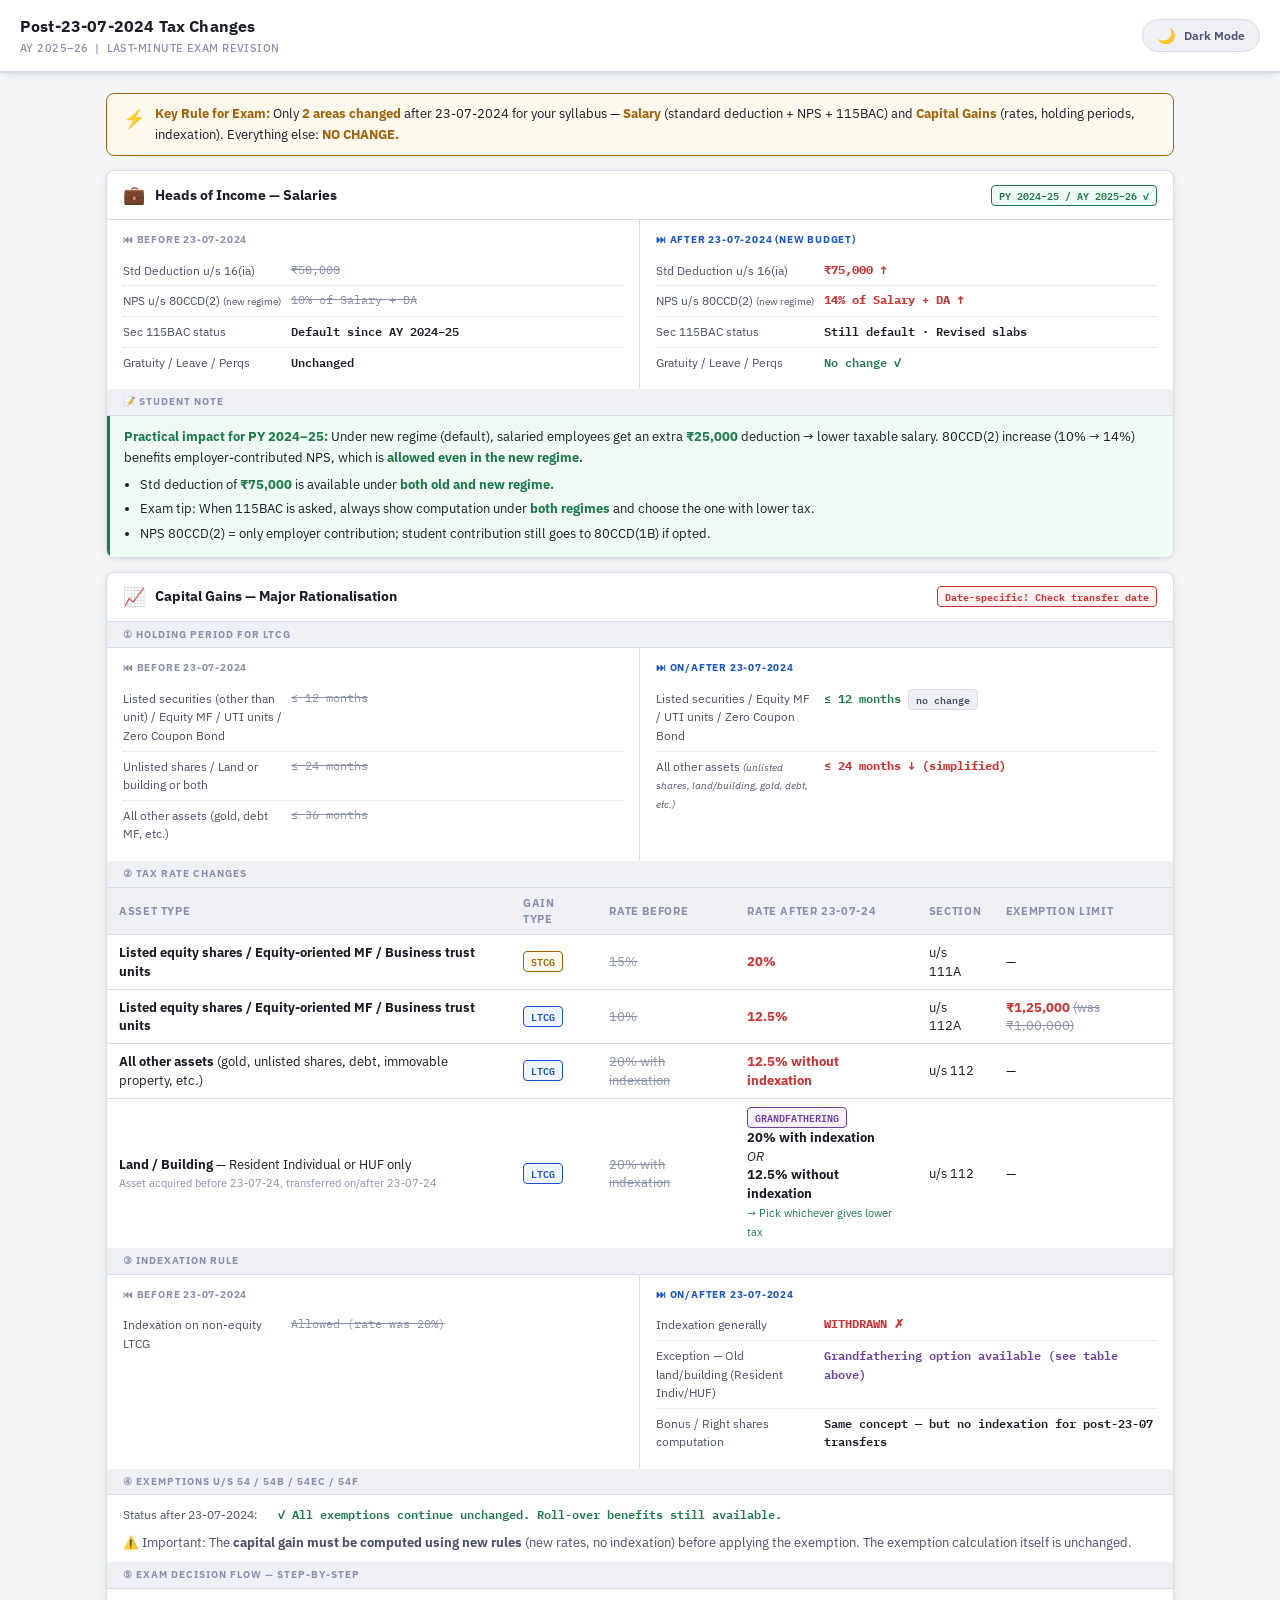
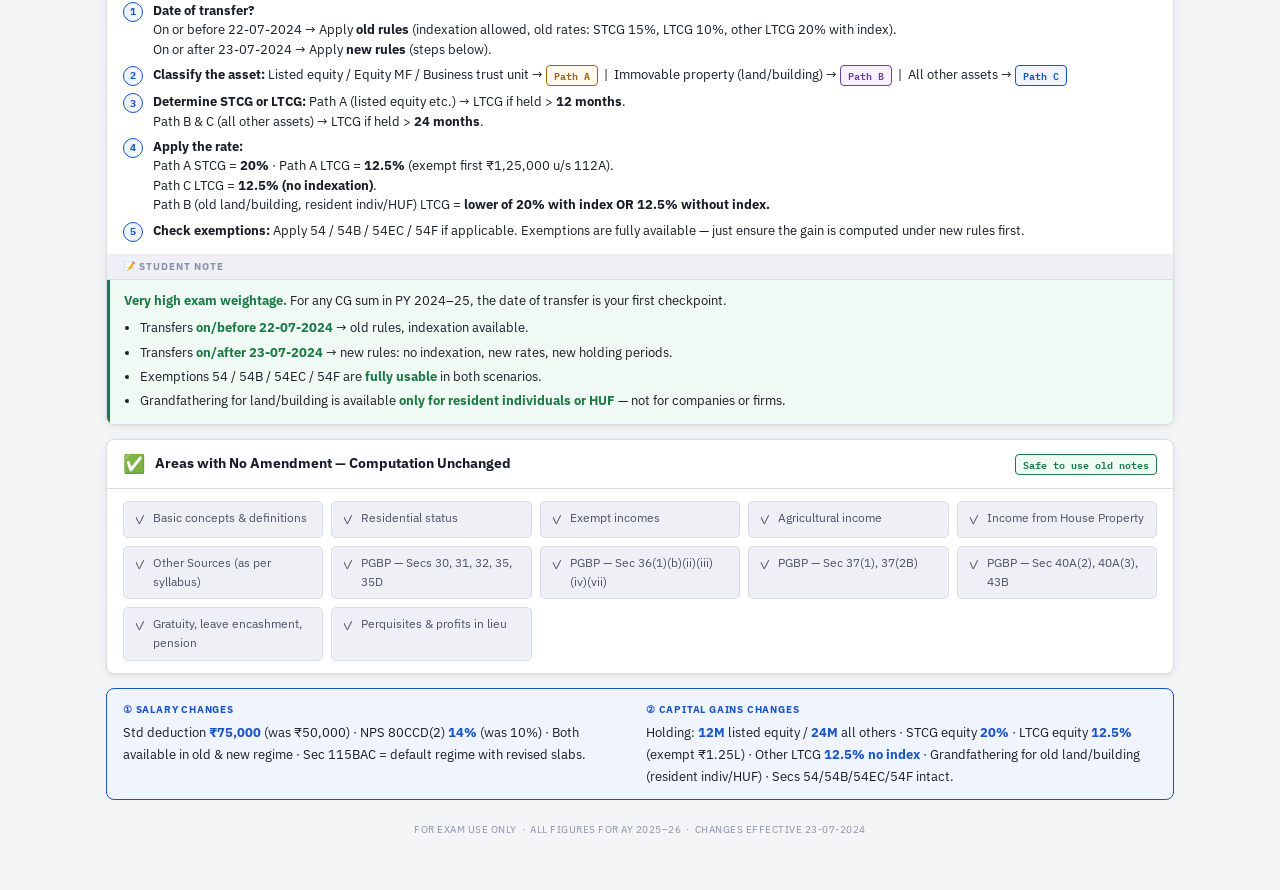
<file: direct-tax-I/Post-23-07-2024 Tax Changes.html>
<!DOCTYPE html>
<html lang="en" data-theme="light">
<head>
<meta charset="UTF-8">
<meta name="viewport" content="width=device-width, initial-scale=1.0">
<title>Post-23-07-2024 Tax Changes — Revision Chart</title>
<link rel="canonical" href="https://shaswata.co.in/direct-tax-I/post-23-07-2024-tax-changes.html" />
<meta name="description" content="Legacy duplicate URL for the post-23-07-2024 tax changes revision chart." />
<meta name="robots" content="noindex, follow" />
<link href="https://fonts.googleapis.com/css2?family=IBM+Plex+Sans:wght@400;500;600;700&family=IBM+Plex+Mono:wght@400;600&display=swap" rel="stylesheet">
<style>

/* ── THEME VARIABLES ───────────────────────────────────── */
:root {
  --bg:          #f4f5f7;
  --surface:     #ffffff;
  --surface2:    #eef0f5;
  --border:      #d8dce8;
  --text:        #1a1d27;
  --text-sub:    #4a5068;
  --text-muted:  #8890aa;

  --red:         #d13030;
  --red-bg:      #fdf1f1;
  --green:       #1a7a45;
  --green-bg:    #f0faf4;
  --blue:        #1753c9;
  --blue-bg:     #eff4ff;
  --amber:       #a0620a;
  --amber-bg:    #fff8ed;
  --purple:      #6b3fa0;
  --purple-bg:   #f6f0ff;

  --badge-radius: 4px;
  --card-radius:  8px;
  --shadow: 0 1px 4px rgba(0,0,0,0.07), 0 4px 16px rgba(0,0,0,0.04);
}

[data-theme="dark"] {
  --bg:          #0f1117;
  --surface:     #181c27;
  --surface2:    #1e2335;
  --border:      #2a3050;
  --text:        #dde2f0;
  --text-sub:    #9aa3c0;
  --text-muted:  #606880;

  --red:         #ff6b6b;
  --red-bg:      #2a1a1a;
  --green:       #4dc98a;
  --green-bg:    #0f2a1e;
  --blue:        #6da8ff;
  --blue-bg:     #0f1e3a;
  --amber:       #ffbe5c;
  --amber-bg:    #2a1e0a;
  --purple:      #b68dff;
  --purple-bg:   #1e1230;

  --shadow: 0 1px 4px rgba(0,0,0,0.3), 0 4px 16px rgba(0,0,0,0.2);
}

/* ── RESET & BASE ──────────────────────────────────────── */
*, *::before, *::after { box-sizing: border-box; margin: 0; padding: 0; }

body {
  font-family: 'IBM Plex Sans', sans-serif;
  background: var(--bg);
  color: var(--text);
  font-size: 14px;
  line-height: 1.55;
  transition: background 0.25s, color 0.25s;
  padding-bottom: 32px;
}

/* ── HEADER ────────────────────────────────────────────── */
.header {
  background: var(--surface);
  border-bottom: 2px solid var(--border);
  padding: 14px 20px;
  position: sticky;
  top: 0;
  z-index: 100;
  box-shadow: var(--shadow);
  display: flex;
  align-items: center;
  gap: 12px;
  flex-wrap: wrap;
}

.header-title {
  font-size: 16px;
  font-weight: 700;
  letter-spacing: 0.01em;
  color: var(--text);
  flex: 1;
  min-width: 200px;
}

.header-title span {
  display: block;
  font-size: 11px;
  font-weight: 500;
  color: var(--text-muted);
  margin-top: 1px;
  letter-spacing: 0.04em;
  text-transform: uppercase;
}

.toggle-btn {
  display: flex;
  align-items: center;
  gap: 8px;
  background: var(--surface2);
  border: 1px solid var(--border);
  border-radius: 20px;
  padding: 6px 14px;
  cursor: pointer;
  font-family: 'IBM Plex Sans', sans-serif;
  font-size: 12px;
  font-weight: 600;
  color: var(--text-sub);
  transition: all 0.2s;
  white-space: nowrap;
}
.toggle-btn:hover { background: var(--border); color: var(--text); }
.toggle-icon { font-size: 15px; }

/* ── MAIN LAYOUT ───────────────────────────────────────── */
.main {
  max-width: 1100px;
  margin: 20px auto;
  padding: 0 16px;
  display: flex;
  flex-direction: column;
  gap: 14px;
}

/* ── QUICK-LOOK BANNER ─────────────────────────────────── */
.banner {
  background: var(--amber-bg);
  border: 1.5px solid var(--amber);
  border-radius: var(--card-radius);
  padding: 10px 16px;
  display: flex;
  align-items: flex-start;
  gap: 10px;
}
.banner-icon { font-size: 18px; flex-shrink: 0; margin-top: 1px; }
.banner-text { font-size: 13px; line-height: 1.6; color: var(--text); }
.banner-text strong { color: var(--amber); }

/* ── CARD ──────────────────────────────────────────────── */
.card {
  background: var(--surface);
  border: 1px solid var(--border);
  border-radius: var(--card-radius);
  box-shadow: var(--shadow);
  overflow: hidden;
}

.card-header {
  padding: 10px 16px;
  display: flex;
  align-items: center;
  gap: 10px;
  border-bottom: 1px solid var(--border);
}
.card-header-icon { font-size: 18px; }
.card-header-title {
  font-size: 14px;
  font-weight: 700;
  color: var(--text);
}
.card-header-sub {
  font-size: 11px;
  color: var(--text-muted);
  margin-left: auto;
  white-space: nowrap;
}

/* ── SECTION LABEL ─────────────────────────────────────── */
.sec-label {
  font-size: 10px;
  font-weight: 700;
  letter-spacing: 0.1em;
  text-transform: uppercase;
  padding: 5px 16px;
  border-bottom: 1px solid var(--border);
  color: var(--text-muted);
  background: var(--surface2);
}

/* ── COMPARISON ROW ────────────────────────────────────── */
.compare-grid {
  display: grid;
  grid-template-columns: 1fr 1fr;
}

@media (max-width: 640px) {
  .compare-grid { grid-template-columns: 1fr; }
}

.col-before {
  border-right: 1px solid var(--border);
  padding: 12px 16px;
  background: var(--surface);
}
.col-after {
  padding: 12px 16px;
  background: var(--surface);
}

@media (max-width: 640px) {
  .col-before {
    border-right: none;
    border-bottom: 1px solid var(--border);
  }
}

.col-label {
  font-size: 10px;
  font-weight: 700;
  letter-spacing: 0.08em;
  text-transform: uppercase;
  margin-bottom: 8px;
  display: flex;
  align-items: center;
  gap: 6px;
}
.col-label.before { color: var(--text-muted); }
.col-label.after  { color: var(--blue); }

/* ── FACT ROWS ─────────────────────────────────────────── */
.fact {
  display: flex;
  align-items: flex-start;
  gap: 8px;
  padding: 5px 0;
  border-bottom: 1px dotted var(--border);
  font-size: 12.5px;
}
.fact:last-child { border-bottom: none; }
.fact-key {
  color: var(--text-sub);
  flex: 0 0 auto;
  width: 160px;
  font-size: 12px;
  padding-top: 1px;
}
.fact-val {
  flex: 1;
  font-weight: 600;
  color: var(--text);
  font-family: 'IBM Plex Mono', monospace;
  font-size: 12px;
}

/* responsive: stack fact rows on small */
@media (max-width: 480px) {
  .fact { flex-direction: column; gap: 2px; }
  .fact-key { width: auto; }
}

/* ── BADGE ─────────────────────────────────────────────── */
.badge {
  display: inline-block;
  font-size: 10px;
  font-family: 'IBM Plex Mono', monospace;
  font-weight: 600;
  padding: 2px 7px;
  border-radius: var(--badge-radius);
  vertical-align: middle;
  line-height: 1.5;
}
.badge-red    { background: var(--red-bg);    color: var(--red);    border: 1px solid var(--red); }
.badge-green  { background: var(--green-bg);  color: var(--green);  border: 1px solid var(--green); }
.badge-blue   { background: var(--blue-bg);   color: var(--blue);   border: 1px solid var(--blue); }
.badge-amber  { background: var(--amber-bg);  color: var(--amber);  border: 1px solid var(--amber); }
.badge-purple { background: var(--purple-bg); color: var(--purple); border: 1px solid var(--purple); }
.badge-muted  { background: var(--surface2);  color: var(--text-sub); border: 1px solid var(--border); }

/* ── CHANGE PILL ───────────────────────────────────────── */
.changed { color: var(--red); font-weight: 700; }
.old-val { color: var(--text-muted); text-decoration: line-through; font-weight: 400; }

/* ── RATE TABLE ────────────────────────────────────────── */
.rate-table {
  width: 100%;
  border-collapse: collapse;
  font-size: 12.5px;
}
.rate-table th {
  background: var(--surface2);
  padding: 7px 12px;
  text-align: left;
  font-size: 10.5px;
  font-weight: 700;
  letter-spacing: 0.06em;
  text-transform: uppercase;
  color: var(--text-muted);
  border-bottom: 1px solid var(--border);
}
.rate-table td {
  padding: 8px 12px;
  border-bottom: 1px solid var(--border);
  vertical-align: middle;
  line-height: 1.5;
}
.rate-table tr:last-child td { border-bottom: none; }
.rate-table tr:hover td { background: var(--surface2); transition: background 0.15s; }

/* responsive table: stack on mobile */
@media (max-width: 600px) {
  .rate-table thead { display: none; }
  .rate-table, .rate-table tbody, .rate-table tr, .rate-table td {
    display: block;
    width: 100%;
  }
  .rate-table tr {
    border: 1px solid var(--border);
    border-radius: 6px;
    margin: 6px 0;
    padding: 4px 0;
  }
  .rate-table td {
    border-bottom: none;
    padding: 5px 12px;
    font-size: 12px;
  }
  .rate-table td::before {
    content: attr(data-label);
    display: block;
    font-size: 9.5px;
    font-weight: 700;
    letter-spacing: 0.08em;
    text-transform: uppercase;
    color: var(--text-muted);
    margin-bottom: 2px;
  }
}

/* ── STUDENT NOTE ──────────────────────────────────────── */
.student-note {
  background: var(--green-bg);
  border-left: 3px solid var(--green);
  padding: 10px 14px;
  font-size: 12.5px;
  line-height: 1.7;
  color: var(--text);
}
.student-note strong { color: var(--green); }
.student-note ul { margin: 6px 0 0 16px; }
.student-note li { margin-bottom: 3px; }

/* ── CHECKLIST ─────────────────────────────────────────── */
.checklist {
  padding: 12px 16px;
  display: flex;
  flex-direction: column;
  gap: 6px;
}
.check-item {
  display: flex;
  align-items: flex-start;
  gap: 10px;
  font-size: 12.5px;
}
.check-num {
  font-family: 'IBM Plex Mono', monospace;
  font-size: 10px;
  font-weight: 700;
  background: var(--blue-bg);
  color: var(--blue);
  border: 1px solid var(--blue);
  width: 20px;
  height: 20px;
  border-radius: 50%;
  display: flex;
  align-items: center;
  justify-content: center;
  flex-shrink: 0;
  margin-top: 1px;
}
.check-text { flex: 1; line-height: 1.55; }
.check-text b { color: var(--text); }

/* ── NO CHANGE GRID ─────────────────────────────────────── */
.no-change-grid {
  display: grid;
  grid-template-columns: repeat(auto-fill, minmax(200px, 1fr));
  gap: 8px;
  padding: 12px 16px;
}
.nc-item {
  background: var(--surface2);
  border: 1px solid var(--border);
  border-radius: 5px;
  padding: 7px 10px;
  font-size: 12px;
  display: flex;
  align-items: flex-start;
  gap: 7px;
  color: var(--text-sub);
}
.nc-item-icon { font-size: 13px; flex-shrink: 0; margin-top: 1px; }

/* ── SUMMARY BAR ────────────────────────────────────────── */
.summary-bar {
  background: var(--blue-bg);
  border: 1.5px solid var(--blue);
  border-radius: var(--card-radius);
  padding: 12px 16px;
  display: grid;
  grid-template-columns: 1fr 1fr;
  gap: 12px;
}
@media (max-width: 540px) {
  .summary-bar { grid-template-columns: 1fr; }
}
.sum-block { font-size: 12.5px; line-height: 1.7; }
.sum-block strong { color: var(--blue); font-size: 13px; }
.sum-label {
  font-size: 10px;
  font-weight: 700;
  letter-spacing: 0.08em;
  text-transform: uppercase;
  color: var(--blue);
  margin-bottom: 4px;
}
.sum-divider {
  display: none;
  width: 100%;
  border: none;
  border-top: 1px solid var(--border);
}
@media (max-width: 540px) { .sum-divider { display: block; } }

/* ── FOOTER ─────────────────────────────────────────────── */
.footer {
  text-align: center;
  font-size: 10px;
  color: var(--text-muted);
  letter-spacing: 0.05em;
  margin-top: 8px;
  text-transform: uppercase;
}

</style>
</head>
<body>

<!-- ── HEADER ──────────────────────────────────────────── -->
<div class="header">
  <div class="header-title">
    Post-23-07-2024 Tax Changes
    <span>AY 2025–26 &nbsp;|&nbsp; Last-Minute Exam Revision</span>
  </div>
  <button class="toggle-btn" onclick="toggleTheme()" id="themeBtn">
    <span class="toggle-icon" id="themeIcon">🌙</span>
    <span id="themeLabel">Dark Mode</span>
  </button>
</div>

<div class="main">

  <!-- ── QUICK RULE ───────────────────────────────────── -->
  <div class="banner">
    <div class="banner-icon">⚡</div>
    <div class="banner-text">
      <strong>Key Rule for Exam:</strong> Only <strong>2 areas changed</strong> after 23-07-2024 for your syllabus —
      <strong>Salary</strong> (standard deduction + NPS + 115BAC) and <strong>Capital Gains</strong> (rates, holding periods, indexation).
      Everything else: <strong>NO CHANGE.</strong>
    </div>
  </div>

  <!-- ══════════════════════════════════════════════════ -->
  <!-- CARD 1 — SALARY                                   -->
  <!-- ══════════════════════════════════════════════════ -->
  <div class="card">
    <div class="card-header">
      <span class="card-header-icon">💼</span>
      <span class="card-header-title">Heads of Income — Salaries</span>
      <span class="card-header-sub badge badge-green">PY 2024–25 / AY 2025–26 ✓</span>
    </div>

    <!-- Before vs After comparison -->
    <div class="compare-grid">
      <div class="col-before">
        <div class="col-label before">⏮ Before 23-07-2024</div>
        <div class="fact">
          <div class="fact-key">Std Deduction u/s 16(ia)</div>
          <div class="fact-val old-val">₹50,000</div>
        </div>
        <div class="fact">
          <div class="fact-key">NPS u/s 80CCD(2) <span style="font-size:10px;">(new regime)</span></div>
          <div class="fact-val old-val">10% of Salary + DA</div>
        </div>
        <div class="fact">
          <div class="fact-key">Sec 115BAC status</div>
          <div class="fact-val">Default since AY 2024–25</div>
        </div>
        <div class="fact">
          <div class="fact-key">Gratuity / Leave / Perqs</div>
          <div class="fact-val">Unchanged</div>
        </div>
      </div>

      <div class="col-after">
        <div class="col-label after">⏭ After 23-07-2024 (New Budget)</div>
        <div class="fact">
          <div class="fact-key">Std Deduction u/s 16(ia)</div>
          <div class="fact-val changed">₹75,000 ↑</div>
        </div>
        <div class="fact">
          <div class="fact-key">NPS u/s 80CCD(2) <span style="font-size:10px;">(new regime)</span></div>
          <div class="fact-val changed">14% of Salary + DA ↑</div>
        </div>
        <div class="fact">
          <div class="fact-key">Sec 115BAC status</div>
          <div class="fact-val">Still default · Revised slabs</div>
        </div>
        <div class="fact">
          <div class="fact-key">Gratuity / Leave / Perqs</div>
          <div class="fact-val" style="color:var(--green);">No change ✓</div>
        </div>
      </div>
    </div>

    <!-- Student Note -->
    <div class="sec-label">📝 Student Note</div>
    <div class="student-note">
      <strong>Practical impact for PY 2024–25:</strong> Under new regime (default), salaried employees get an extra <strong>₹25,000</strong> deduction → lower taxable salary.
      80CCD(2) increase (10% → 14%) benefits employer-contributed NPS, which is <strong>allowed even in the new regime.</strong>
      <ul>
        <li>Std deduction of <strong>₹75,000</strong> is available under <strong>both old and new regime.</strong></li>
        <li>Exam tip: When 115BAC is asked, always show computation under <strong>both regimes</strong> and choose the one with lower tax.</li>
        <li>NPS 80CCD(2) = only employer contribution; student contribution still goes to 80CCD(1B) if opted.</li>
      </ul>
    </div>
  </div>

  <!-- ══════════════════════════════════════════════════ -->
  <!-- CARD 2 — CAPITAL GAINS                            -->
  <!-- ══════════════════════════════════════════════════ -->
  <div class="card">
    <div class="card-header">
      <span class="card-header-icon">📈</span>
      <span class="card-header-title">Capital Gains — Major Rationalisation</span>
      <span class="card-header-sub badge badge-red">Date-specific! Check transfer date</span>
    </div>

    <!-- HOLDING PERIOD -->
    <div class="sec-label">① Holding Period for LTCG</div>
    <div class="compare-grid">
      <div class="col-before">
        <div class="col-label before">⏮ Before 23-07-2024</div>
        <div class="fact">
          <div class="fact-key">Listed securities (other than unit) / Equity MF / UTI units / Zero Coupon Bond</div>
          <div class="fact-val old-val">≤ 12 months</div>
        </div>
        <div class="fact">
          <div class="fact-key">Unlisted shares / Land or building or both</div>
          <div class="fact-val old-val">≤ 24 months</div>
        </div>
        <div class="fact">
          <div class="fact-key">All other assets (gold, debt MF, etc.)</div>
          <div class="fact-val old-val">≤ 36 months</div>
        </div>
      </div>
      <div class="col-after">
        <div class="col-label after">⏭ On/After 23-07-2024</div>
        <div class="fact">
          <div class="fact-key">Listed securities / Equity MF / UTI units / Zero Coupon Bond</div>
          <div class="fact-val" style="color:var(--green);">≤ 12 months <span class="badge badge-muted">no change</span></div>
        </div>
        <div class="fact">
          <div class="fact-key">All other assets <em style="font-size:10px;">(unlisted shares, land/building, gold, debt, etc.)</em></div>
          <div class="fact-val changed">≤ 24 months ↓ (simplified)</div>
        </div>
      </div>
    </div>

    <!-- RATE CHANGES TABLE -->
    <div class="sec-label">② Tax Rate Changes</div>
    <div style="overflow-x:auto;">
      <table class="rate-table">
        <thead>
          <tr>
            <th>Asset Type</th>
            <th>Gain Type</th>
            <th>Rate Before</th>
            <th>Rate After 23-07-24</th>
            <th>Section</th>
            <th>Exemption Limit</th>
          </tr>
        </thead>
        <tbody>
          <tr>
            <td data-label="Asset Type"><strong>Listed equity shares / Equity-oriented MF / Business trust units</strong></td>
            <td data-label="Gain Type"><span class="badge badge-amber">STCG</span></td>
            <td data-label="Rate Before"><span class="old-val">15%</span></td>
            <td data-label="Rate After"><span class="changed">20%</span></td>
            <td data-label="Section">u/s 111A</td>
            <td data-label="Exemption">—</td>
          </tr>
          <tr>
            <td data-label="Asset Type"><strong>Listed equity shares / Equity-oriented MF / Business trust units</strong></td>
            <td data-label="Gain Type"><span class="badge badge-blue">LTCG</span></td>
            <td data-label="Rate Before"><span class="old-val">10%</span></td>
            <td data-label="Rate After"><span class="changed">12.5%</span></td>
            <td data-label="Section">u/s 112A</td>
            <td data-label="Exemption"><span class="changed">₹1,25,000</span> <span class="old-val">(was ₹1,00,000)</span></td>
          </tr>
          <tr>
            <td data-label="Asset Type"><strong>All other assets</strong> (gold, unlisted shares, debt, immovable property, etc.)</td>
            <td data-label="Gain Type"><span class="badge badge-blue">LTCG</span></td>
            <td data-label="Rate Before"><span class="old-val">20% with indexation</span></td>
            <td data-label="Rate After"><span class="changed">12.5% without indexation</span></td>
            <td data-label="Section">u/s 112</td>
            <td data-label="Exemption">—</td>
          </tr>
          <tr>
            <td data-label="Asset Type"><strong>Land / Building</strong> — Resident Individual or HUF only<br>
              <span style="font-size:11px;color:var(--text-muted);">Asset acquired before 23-07-24, transferred on/after 23-07-24</span>
            </td>
            <td data-label="Gain Type"><span class="badge badge-blue">LTCG</span></td>
            <td data-label="Rate Before"><span class="old-val">20% with indexation</span></td>
            <td data-label="Rate After">
              <span class="badge badge-purple">GRANDFATHERING</span><br>
              <strong>20% with indexation</strong><br>
              <em>OR</em><br>
              <strong>12.5% without indexation</strong><br>
              <span style="font-size:11px;color:var(--green);">→ Pick whichever gives lower tax</span>
            </td>
            <td data-label="Section">u/s 112</td>
            <td data-label="Exemption">—</td>
          </tr>
        </tbody>
      </table>
    </div>

    <!-- INDEXATION -->
    <div class="sec-label">③ Indexation Rule</div>
    <div class="compare-grid">
      <div class="col-before">
        <div class="col-label before">⏮ Before 23-07-2024</div>
        <div class="fact">
          <div class="fact-key">Indexation on non-equity LTCG</div>
          <div class="fact-val old-val">Allowed (rate was 20%)</div>
        </div>
      </div>
      <div class="col-after">
        <div class="col-label after">⏭ On/After 23-07-2024</div>
        <div class="fact">
          <div class="fact-key">Indexation generally</div>
          <div class="fact-val changed">WITHDRAWN ✗</div>
        </div>
        <div class="fact">
          <div class="fact-key">Exception — Old land/building (Resident Indiv/HUF)</div>
          <div class="fact-val" style="color:var(--purple);">Grandfathering option available (see table above)</div>
        </div>
        <div class="fact">
          <div class="fact-key">Bonus / Right shares computation</div>
          <div class="fact-val">Same concept — but no indexation for post-23-07 transfers</div>
        </div>
      </div>
    </div>

    <!-- EXEMPTIONS -->
    <div class="sec-label">④ Exemptions u/s 54 / 54B / 54EC / 54F</div>
    <div style="padding: 10px 16px;">
      <div class="fact" style="border:none; padding:0;">
        <div class="fact-key" style="width:auto; margin-right:12px;">Status after 23-07-2024:</div>
        <div class="fact-val" style="color:var(--green);">✓ All exemptions continue unchanged. Roll-over benefits still available.</div>
      </div>
      <div style="margin-top:8px; font-size:12.5px; color:var(--text-sub);">
        ⚠️ Important: The <strong>capital gain must be computed using new rules</strong> (new rates, no indexation) before applying the exemption. The exemption calculation itself is unchanged.
      </div>
    </div>

    <!-- EXAM DECISION FLOW -->
    <div class="sec-label">⑤ Exam Decision Flow — Step-by-Step</div>
    <div class="checklist">
      <div class="check-item">
        <div class="check-num">1</div>
        <div class="check-text">
          <b>Date of transfer?</b><br>
          On or before 22-07-2024 → Apply <strong>old rules</strong> (indexation allowed, old rates: STCG 15%, LTCG 10%, other LTCG 20% with index).<br>
          On or after 23-07-2024 → Apply <strong>new rules</strong> (steps below).
        </div>
      </div>
      <div class="check-item">
        <div class="check-num">2</div>
        <div class="check-text">
          <b>Classify the asset:</b>
          Listed equity / Equity MF / Business trust unit → <span class="badge badge-amber">Path A</span> &nbsp;|&nbsp;
          Immovable property (land/building) → <span class="badge badge-purple">Path B</span> &nbsp;|&nbsp;
          All other assets → <span class="badge badge-blue">Path C</span>
        </div>
      </div>
      <div class="check-item">
        <div class="check-num">3</div>
        <div class="check-text">
          <b>Determine STCG or LTCG:</b>
          Path A (listed equity etc.) → LTCG if held &gt; <strong>12 months</strong>.<br>
          Path B &amp; C (all other assets) → LTCG if held &gt; <strong>24 months</strong>.
        </div>
      </div>
      <div class="check-item">
        <div class="check-num">4</div>
        <div class="check-text">
          <b>Apply the rate:</b><br>
          Path A STCG = <strong>20%</strong> · Path A LTCG = <strong>12.5%</strong> (exempt first ₹1,25,000 u/s 112A).<br>
          Path C LTCG = <strong>12.5% (no indexation)</strong>.<br>
          Path B (old land/building, resident indiv/HUF) LTCG = <strong>lower of 20% with index OR 12.5% without index.</strong>
        </div>
      </div>
      <div class="check-item">
        <div class="check-num">5</div>
        <div class="check-text">
          <b>Check exemptions:</b> Apply 54 / 54B / 54EC / 54F if applicable. Exemptions are fully available — just ensure the gain is computed under new rules first.
        </div>
      </div>
    </div>

    <!-- Student Note -->
    <div class="sec-label">📝 Student Note</div>
    <div class="student-note">
      <strong>Very high exam weightage.</strong> For any CG sum in PY 2024–25, the date of transfer is your first checkpoint.
      <ul>
        <li>Transfers <strong>on/before 22-07-2024</strong> → old rules, indexation available.</li>
        <li>Transfers <strong>on/after 23-07-2024</strong> → new rules: no indexation, new rates, new holding periods.</li>
        <li>Exemptions 54 / 54B / 54EC / 54F are <strong>fully usable</strong> in both scenarios.</li>
        <li>Grandfathering for land/building is available <strong>only for resident individuals or HUF</strong> — not for companies or firms.</li>
      </ul>
    </div>
  </div>

  <!-- ══════════════════════════════════════════════════ -->
  <!-- CARD 3 — NO CHANGE AREAS                          -->
  <!-- ══════════════════════════════════════════════════ -->
  <div class="card">
    <div class="card-header">
      <span class="card-header-icon">✅</span>
      <span class="card-header-title">Areas with No Amendment — Computation Unchanged</span>
      <span class="card-header-sub badge badge-green">Safe to use old notes</span>
    </div>
    <div class="no-change-grid">
      <div class="nc-item"><span class="nc-item-icon">✓</span> Basic concepts &amp; definitions</div>
      <div class="nc-item"><span class="nc-item-icon">✓</span> Residential status</div>
      <div class="nc-item"><span class="nc-item-icon">✓</span> Exempt incomes</div>
      <div class="nc-item"><span class="nc-item-icon">✓</span> Agricultural income</div>
      <div class="nc-item"><span class="nc-item-icon">✓</span> Income from House Property</div>
      <div class="nc-item"><span class="nc-item-icon">✓</span> Other Sources (as per syllabus)</div>
      <div class="nc-item"><span class="nc-item-icon">✓</span> PGBP — Secs 30, 31, 32, 35, 35D</div>
      <div class="nc-item"><span class="nc-item-icon">✓</span> PGBP — Sec 36(1)(b)(ii)(iii)(iv)(vii)</div>
      <div class="nc-item"><span class="nc-item-icon">✓</span> PGBP — Sec 37(1), 37(2B)</div>
      <div class="nc-item"><span class="nc-item-icon">✓</span> PGBP — Sec 40A(2), 40A(3), 43B</div>
      <div class="nc-item"><span class="nc-item-icon">✓</span> Gratuity, leave encashment, pension</div>
      <div class="nc-item"><span class="nc-item-icon">✓</span> Perquisites &amp; profits in lieu</div>
    </div>
  </div>

  <!-- ══════════════════════════════════════════════════ -->
  <!-- FINAL SUMMARY BAR                                 -->
  <!-- ══════════════════════════════════════════════════ -->
  <div class="summary-bar">
    <div class="sum-block">
      <div class="sum-label">① Salary Changes</div>
      Std deduction <strong>₹75,000</strong> (was ₹50,000) · NPS 80CCD(2) <strong>14%</strong> (was 10%) ·
      Both available in old &amp; new regime · Sec 115BAC = default regime with revised slabs.
    </div>
    <hr class="sum-divider">
    <div class="sum-block">
      <div class="sum-label">② Capital Gains Changes</div>
      Holding: <strong>12M</strong> listed equity / <strong>24M</strong> all others ·
      STCG equity <strong>20%</strong> · LTCG equity <strong>12.5%</strong> (exempt ₹1.25L) ·
      Other LTCG <strong>12.5% no index</strong> · Grandfathering for old land/building (resident indiv/HUF) ·
      Secs 54/54B/54EC/54F intact.
    </div>
  </div>

  <div class="footer">for exam use only &nbsp;·&nbsp; all figures for ay 2025–26 &nbsp;·&nbsp; changes effective 23-07-2024</div>

</div><!-- /main -->

<script>
  function toggleTheme() {
    const html = document.documentElement;
    const isDark = html.getAttribute('data-theme') === 'dark';
    html.setAttribute('data-theme', isDark ? 'light' : 'dark');
    document.getElementById('themeIcon').textContent  = isDark ? '🌙' : '☀️';
    document.getElementById('themeLabel').textContent = isDark ? 'Dark Mode' : 'Light Mode';
  }
</script>
</body>
</html>
</file>
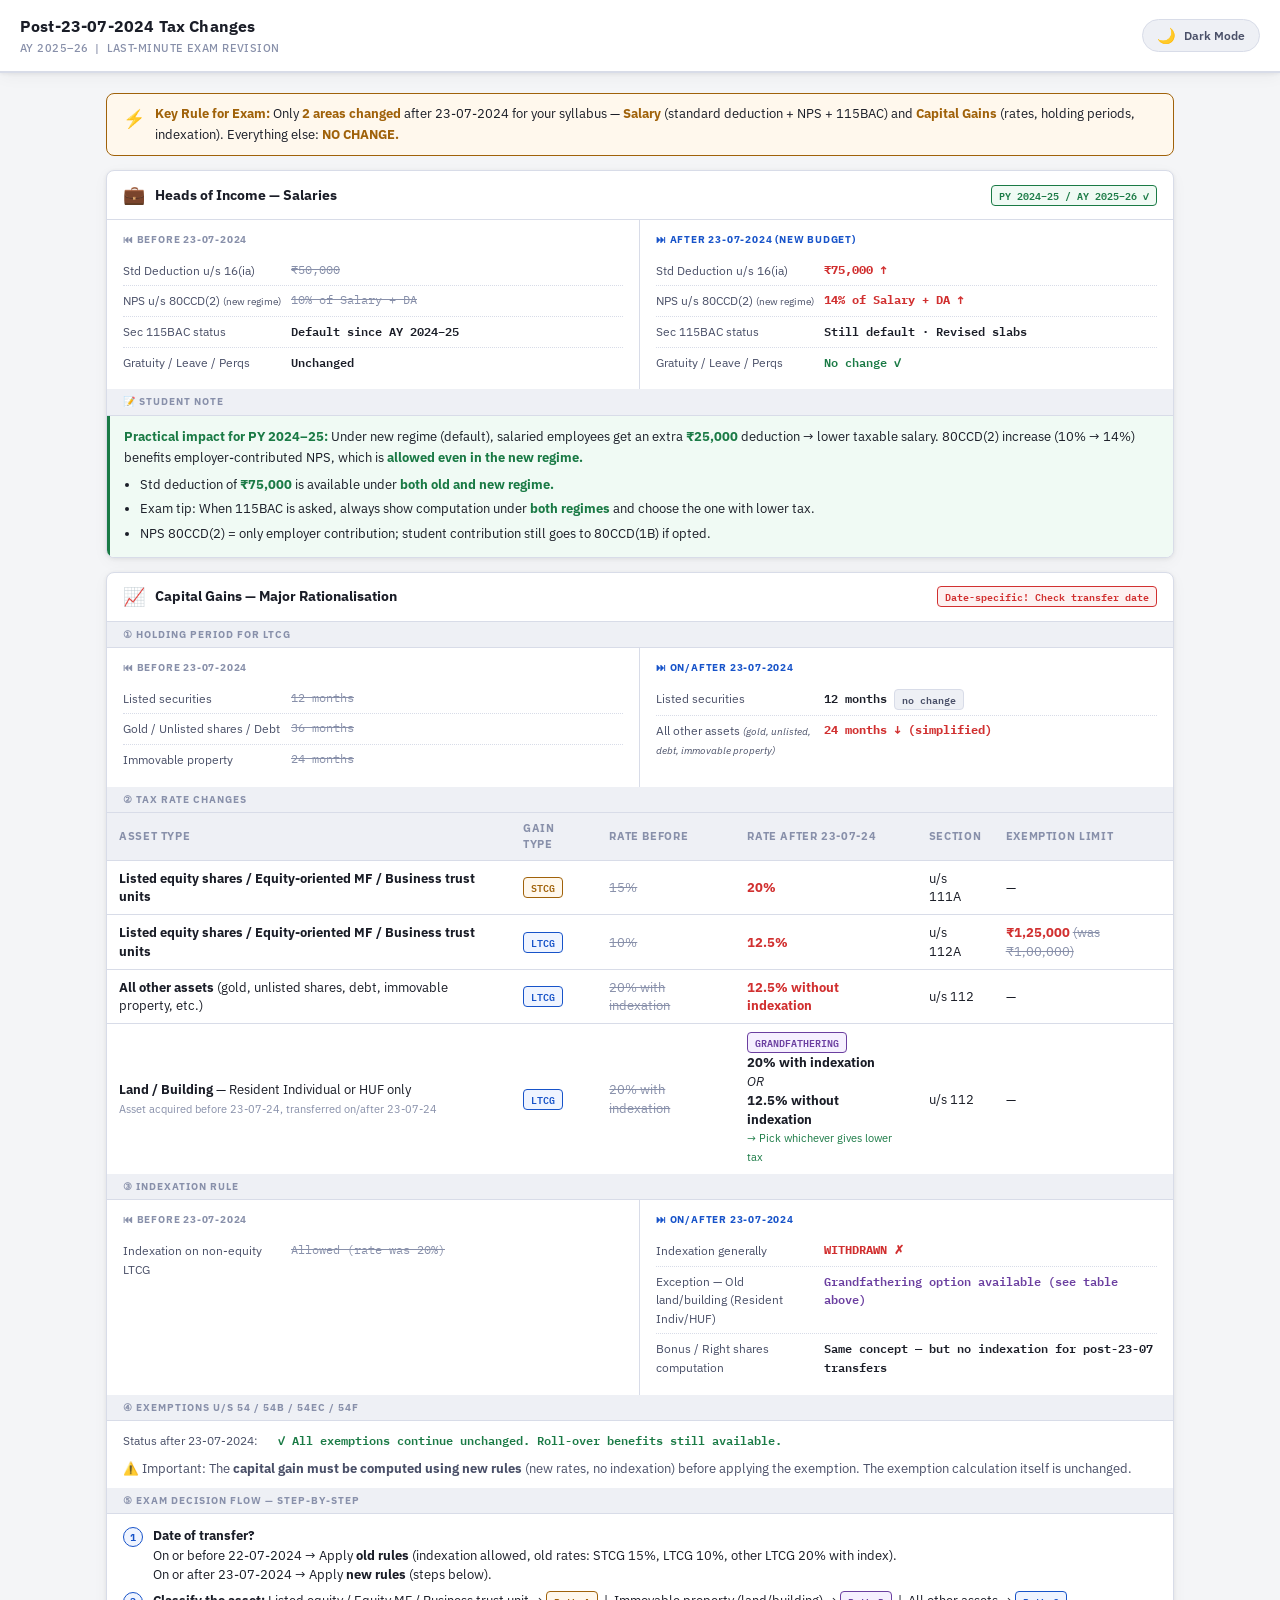
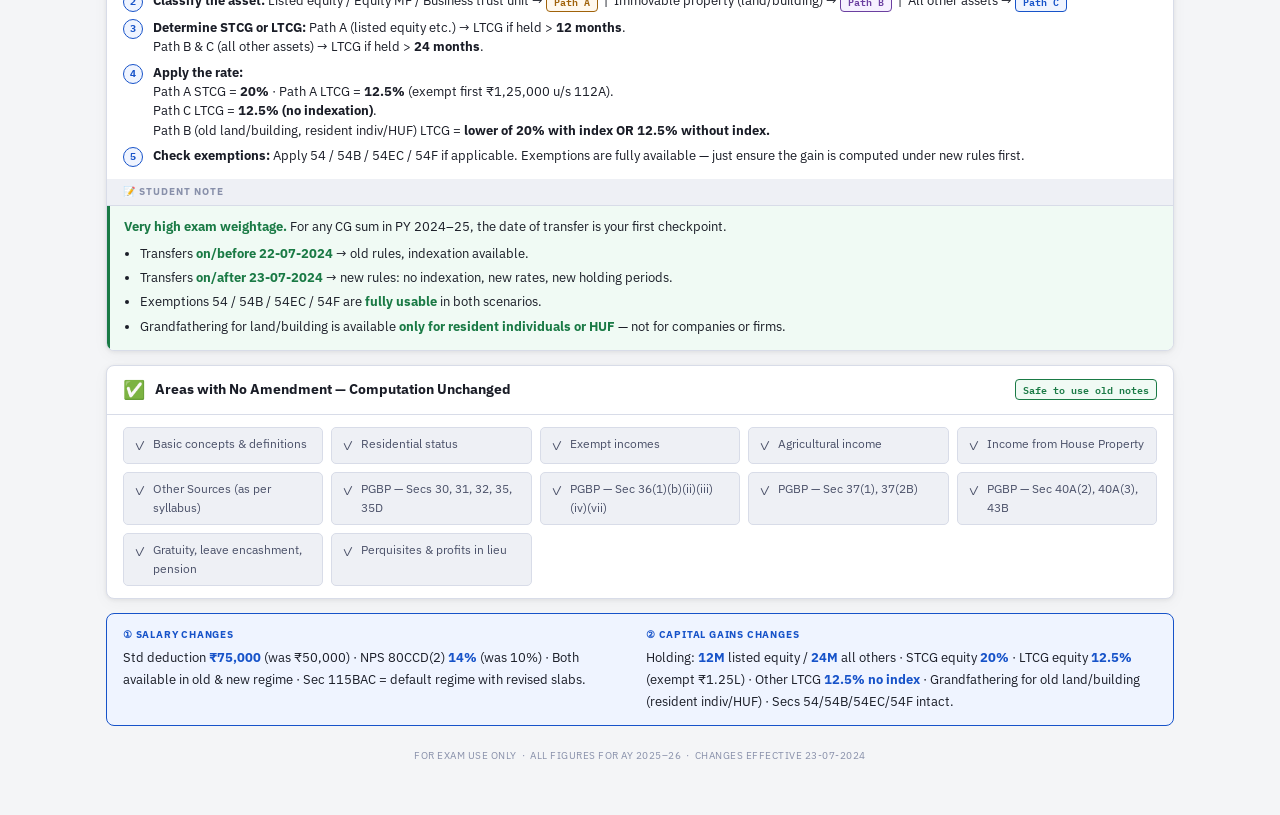
<file: direct-tax-I/post-23-07-2024-tax-changes.html>
<!DOCTYPE html>
<html lang="en" data-theme="light">
<head>
<meta charset="UTF-8">
<meta name="viewport" content="width=device-width, initial-scale=1.0">
<title>Post-23-07-2024 Tax Changes — Revision Chart</title>
<link rel="canonical" href="https://shaswata.co.in/direct-tax-I/post-23-07-2024-tax-changes.html" />
<meta name="description" content="Revision chart covering key post-23-07-2024 tax changes with comparison tables and quick-reference highlights." />
<meta name="robots" content="index, follow" />
<meta name="author" content="Shaswata Saha" />
<meta property="og:type" content="article" />
<meta property="og:title" content="Post-23-07-2024 Tax Changes — Revision Chart" />
<meta property="og:description" content="Revision chart covering key post-23-07-2024 tax changes with comparison tables and quick-reference highlights." />
<meta property="og:image" content="https://shaswata.co.in/assets/profile-pic.png" />
<meta property="og:url" content="https://shaswata.co.in/direct-tax-I/post-23-07-2024-tax-changes.html" />
<meta property="og:site_name" content="Shaswata Saha" />
<meta name="twitter:card" content="summary_large_image" />
<meta name="twitter:title" content="Post-23-07-2024 Tax Changes — Revision Chart" />
<meta name="twitter:description" content="Revision chart covering key post-23-07-2024 tax changes with comparison tables and quick-reference highlights." />
<meta name="twitter:image" content="https://shaswata.co.in/assets/profile-pic.png" />
<link href="https://fonts.googleapis.com/css2?family=IBM+Plex+Sans:wght@400;500;600;700&family=IBM+Plex+Mono:wght@400;600&display=swap" rel="stylesheet">
<style>

/* ── THEME VARIABLES ───────────────────────────────────── */
:root {
  --bg:          #f4f5f7;
  --surface:     #ffffff;
  --surface2:    #eef0f5;
  --border:      #d8dce8;
  --text:        #1a1d27;
  --text-sub:    #4a5068;
  --text-muted:  #8890aa;

  --red:         #d13030;
  --red-bg:      #fdf1f1;
  --green:       #1a7a45;
  --green-bg:    #f0faf4;
  --blue:        #1753c9;
  --blue-bg:     #eff4ff;
  --amber:       #a0620a;
  --amber-bg:    #fff8ed;
  --purple:      #6b3fa0;
  --purple-bg:   #f6f0ff;

  --badge-radius: 4px;
  --card-radius:  8px;
  --shadow: 0 1px 4px rgba(0,0,0,0.07), 0 4px 16px rgba(0,0,0,0.04);
}

[data-theme="dark"] {
  --bg:          #0f1117;
  --surface:     #181c27;
  --surface2:    #1e2335;
  --border:      #2a3050;
  --text:        #dde2f0;
  --text-sub:    #9aa3c0;
  --text-muted:  #606880;

  --red:         #ff6b6b;
  --red-bg:      #2a1a1a;
  --green:       #4dc98a;
  --green-bg:    #0f2a1e;
  --blue:        #6da8ff;
  --blue-bg:     #0f1e3a;
  --amber:       #ffbe5c;
  --amber-bg:    #2a1e0a;
  --purple:      #b68dff;
  --purple-bg:   #1e1230;

  --shadow: 0 1px 4px rgba(0,0,0,0.3), 0 4px 16px rgba(0,0,0,0.2);
}

/* ── RESET & BASE ──────────────────────────────────────── */
*, *::before, *::after { box-sizing: border-box; margin: 0; padding: 0; }

body {
  font-family: 'IBM Plex Sans', sans-serif;
  background: var(--bg);
  color: var(--text);
  font-size: 14px;
  line-height: 1.55;
  transition: background 0.25s, color 0.25s;
  padding-bottom: 32px;
}

/* ── HEADER ────────────────────────────────────────────── */
.header {
  background: var(--surface);
  border-bottom: 2px solid var(--border);
  padding: 14px 20px;
  position: sticky;
  top: 0;
  z-index: 100;
  box-shadow: var(--shadow);
  display: flex;
  align-items: center;
  gap: 12px;
  flex-wrap: wrap;
}

.header-title {
  font-size: 16px;
  font-weight: 700;
  letter-spacing: 0.01em;
  color: var(--text);
  flex: 1;
  min-width: 200px;
}

.header-title span {
  display: block;
  font-size: 11px;
  font-weight: 500;
  color: var(--text-muted);
  margin-top: 1px;
  letter-spacing: 0.04em;
  text-transform: uppercase;
}

.toggle-btn {
  display: flex;
  align-items: center;
  gap: 8px;
  background: var(--surface2);
  border: 1px solid var(--border);
  border-radius: 20px;
  padding: 6px 14px;
  cursor: pointer;
  font-family: 'IBM Plex Sans', sans-serif;
  font-size: 12px;
  font-weight: 600;
  color: var(--text-sub);
  transition: all 0.2s;
  white-space: nowrap;
}
.toggle-btn:hover { background: var(--border); color: var(--text); }
.toggle-icon { font-size: 15px; }

/* ── MAIN LAYOUT ───────────────────────────────────────── */
.main {
  max-width: 1100px;
  margin: 20px auto;
  padding: 0 16px;
  display: flex;
  flex-direction: column;
  gap: 14px;
}

/* ── QUICK-LOOK BANNER ─────────────────────────────────── */
.banner {
  background: var(--amber-bg);
  border: 1.5px solid var(--amber);
  border-radius: var(--card-radius);
  padding: 10px 16px;
  display: flex;
  align-items: flex-start;
  gap: 10px;
}
.banner-icon { font-size: 18px; flex-shrink: 0; margin-top: 1px; }
.banner-text { font-size: 13px; line-height: 1.6; color: var(--text); }
.banner-text strong { color: var(--amber); }

/* ── CARD ──────────────────────────────────────────────── */
.card {
  background: var(--surface);
  border: 1px solid var(--border);
  border-radius: var(--card-radius);
  box-shadow: var(--shadow);
  overflow: hidden;
}

.card-header {
  padding: 10px 16px;
  display: flex;
  align-items: center;
  gap: 10px;
  border-bottom: 1px solid var(--border);
}
.card-header-icon { font-size: 18px; }
.card-header-title {
  font-size: 14px;
  font-weight: 700;
  color: var(--text);
}
.card-header-sub {
  font-size: 11px;
  color: var(--text-muted);
  margin-left: auto;
  white-space: nowrap;
}

/* ── SECTION LABEL ─────────────────────────────────────── */
.sec-label {
  font-size: 10px;
  font-weight: 700;
  letter-spacing: 0.1em;
  text-transform: uppercase;
  padding: 5px 16px;
  border-bottom: 1px solid var(--border);
  color: var(--text-muted);
  background: var(--surface2);
}

/* ── COMPARISON ROW ────────────────────────────────────── */
.compare-grid {
  display: grid;
  grid-template-columns: 1fr 1fr;
}

@media (max-width: 640px) {
  .compare-grid { grid-template-columns: 1fr; }
}

.col-before {
  border-right: 1px solid var(--border);
  padding: 12px 16px;
  background: var(--surface);
}
.col-after {
  padding: 12px 16px;
  background: var(--surface);
}

@media (max-width: 640px) {
  .col-before {
    border-right: none;
    border-bottom: 1px solid var(--border);
  }
}

.col-label {
  font-size: 10px;
  font-weight: 700;
  letter-spacing: 0.08em;
  text-transform: uppercase;
  margin-bottom: 8px;
  display: flex;
  align-items: center;
  gap: 6px;
}
.col-label.before { color: var(--text-muted); }
.col-label.after  { color: var(--blue); }

/* ── FACT ROWS ─────────────────────────────────────────── */
.fact {
  display: flex;
  align-items: flex-start;
  gap: 8px;
  padding: 5px 0;
  border-bottom: 1px dotted var(--border);
  font-size: 12.5px;
}
.fact:last-child { border-bottom: none; }
.fact-key {
  color: var(--text-sub);
  flex: 0 0 auto;
  width: 160px;
  font-size: 12px;
  padding-top: 1px;
}
.fact-val {
  flex: 1;
  font-weight: 600;
  color: var(--text);
  font-family: 'IBM Plex Mono', monospace;
  font-size: 12px;
}

/* responsive: stack fact rows on small */
@media (max-width: 480px) {
  .fact { flex-direction: column; gap: 2px; }
  .fact-key { width: auto; }
}

/* ── BADGE ─────────────────────────────────────────────── */
.badge {
  display: inline-block;
  font-size: 10px;
  font-family: 'IBM Plex Mono', monospace;
  font-weight: 600;
  padding: 2px 7px;
  border-radius: var(--badge-radius);
  vertical-align: middle;
  line-height: 1.5;
}
.badge-red    { background: var(--red-bg);    color: var(--red);    border: 1px solid var(--red); }
.badge-green  { background: var(--green-bg);  color: var(--green);  border: 1px solid var(--green); }
.badge-blue   { background: var(--blue-bg);   color: var(--blue);   border: 1px solid var(--blue); }
.badge-amber  { background: var(--amber-bg);  color: var(--amber);  border: 1px solid var(--amber); }
.badge-purple { background: var(--purple-bg); color: var(--purple); border: 1px solid var(--purple); }
.badge-muted  { background: var(--surface2);  color: var(--text-sub); border: 1px solid var(--border); }

/* ── CHANGE PILL ───────────────────────────────────────── */
.changed { color: var(--red); font-weight: 700; }
.old-val { color: var(--text-muted); text-decoration: line-through; font-weight: 400; }

/* ── RATE TABLE ────────────────────────────────────────── */
.rate-table {
  width: 100%;
  border-collapse: collapse;
  font-size: 12.5px;
}
.rate-table th {
  background: var(--surface2);
  padding: 7px 12px;
  text-align: left;
  font-size: 10.5px;
  font-weight: 700;
  letter-spacing: 0.06em;
  text-transform: uppercase;
  color: var(--text-muted);
  border-bottom: 1px solid var(--border);
}
.rate-table td {
  padding: 8px 12px;
  border-bottom: 1px solid var(--border);
  vertical-align: middle;
  line-height: 1.5;
}
.rate-table tr:last-child td { border-bottom: none; }
.rate-table tr:hover td { background: var(--surface2); transition: background 0.15s; }

/* responsive table: stack on mobile */
@media (max-width: 600px) {
  .rate-table thead { display: none; }
  .rate-table, .rate-table tbody, .rate-table tr, .rate-table td {
    display: block;
    width: 100%;
  }
  .rate-table tr {
    border: 1px solid var(--border);
    border-radius: 6px;
    margin: 6px 0;
    padding: 4px 0;
  }
  .rate-table td {
    border-bottom: none;
    padding: 5px 12px;
    font-size: 12px;
  }
  .rate-table td::before {
    content: attr(data-label);
    display: block;
    font-size: 9.5px;
    font-weight: 700;
    letter-spacing: 0.08em;
    text-transform: uppercase;
    color: var(--text-muted);
    margin-bottom: 2px;
  }
}

/* ── STUDENT NOTE ──────────────────────────────────────── */
.student-note {
  background: var(--green-bg);
  border-left: 3px solid var(--green);
  padding: 10px 14px;
  font-size: 12.5px;
  line-height: 1.7;
  color: var(--text);
}
.student-note strong { color: var(--green); }
.student-note ul { margin: 6px 0 0 16px; }
.student-note li { margin-bottom: 3px; }

/* ── CHECKLIST ─────────────────────────────────────────── */
.checklist {
  padding: 12px 16px;
  display: flex;
  flex-direction: column;
  gap: 6px;
}
.check-item {
  display: flex;
  align-items: flex-start;
  gap: 10px;
  font-size: 12.5px;
}
.check-num {
  font-family: 'IBM Plex Mono', monospace;
  font-size: 10px;
  font-weight: 700;
  background: var(--blue-bg);
  color: var(--blue);
  border: 1px solid var(--blue);
  width: 20px;
  height: 20px;
  border-radius: 50%;
  display: flex;
  align-items: center;
  justify-content: center;
  flex-shrink: 0;
  margin-top: 1px;
}
.check-text { flex: 1; line-height: 1.55; }
.check-text b { color: var(--text); }

/* ── NO CHANGE GRID ─────────────────────────────────────── */
.no-change-grid {
  display: grid;
  grid-template-columns: repeat(auto-fill, minmax(200px, 1fr));
  gap: 8px;
  padding: 12px 16px;
}
.nc-item {
  background: var(--surface2);
  border: 1px solid var(--border);
  border-radius: 5px;
  padding: 7px 10px;
  font-size: 12px;
  display: flex;
  align-items: flex-start;
  gap: 7px;
  color: var(--text-sub);
}
.nc-item-icon { font-size: 13px; flex-shrink: 0; margin-top: 1px; }

/* ── SUMMARY BAR ────────────────────────────────────────── */
.summary-bar {
  background: var(--blue-bg);
  border: 1.5px solid var(--blue);
  border-radius: var(--card-radius);
  padding: 12px 16px;
  display: grid;
  grid-template-columns: 1fr 1fr;
  gap: 12px;
}
@media (max-width: 540px) {
  .summary-bar { grid-template-columns: 1fr; }
}
.sum-block { font-size: 12.5px; line-height: 1.7; }
.sum-block strong { color: var(--blue); font-size: 13px; }
.sum-label {
  font-size: 10px;
  font-weight: 700;
  letter-spacing: 0.08em;
  text-transform: uppercase;
  color: var(--blue);
  margin-bottom: 4px;
}
.sum-divider {
  display: none;
  width: 100%;
  border: none;
  border-top: 1px solid var(--border);
}
@media (max-width: 540px) { .sum-divider { display: block; } }

/* ── FOOTER ─────────────────────────────────────────────── */
.footer {
  text-align: center;
  font-size: 10px;
  color: var(--text-muted);
  letter-spacing: 0.05em;
  margin-top: 8px;
  text-transform: uppercase;
}

</style>
</head>
<body>

<!-- ── HEADER ──────────────────────────────────────────── -->
<div class="header">
  <div class="header-title">
    Post-23-07-2024 Tax Changes
    <span>AY 2025–26 &nbsp;|&nbsp; Last-Minute Exam Revision</span>
  </div>
  <button class="toggle-btn" onclick="toggleTheme()" id="themeBtn">
    <span class="toggle-icon" id="themeIcon">🌙</span>
    <span id="themeLabel">Dark Mode</span>
  </button>
</div>

<div class="main">

  <!-- ── QUICK RULE ───────────────────────────────────── -->
  <div class="banner">
    <div class="banner-icon">⚡</div>
    <div class="banner-text">
      <strong>Key Rule for Exam:</strong> Only <strong>2 areas changed</strong> after 23-07-2024 for your syllabus —
      <strong>Salary</strong> (standard deduction + NPS + 115BAC) and <strong>Capital Gains</strong> (rates, holding periods, indexation).
      Everything else: <strong>NO CHANGE.</strong>
    </div>
  </div>

  <!-- ══════════════════════════════════════════════════ -->
  <!-- CARD 1 — SALARY                                   -->
  <!-- ══════════════════════════════════════════════════ -->
  <div class="card">
    <div class="card-header">
      <span class="card-header-icon">💼</span>
      <span class="card-header-title">Heads of Income — Salaries</span>
      <span class="card-header-sub badge badge-green">PY 2024–25 / AY 2025–26 ✓</span>
    </div>

    <!-- Before vs After comparison -->
    <div class="compare-grid">
      <div class="col-before">
        <div class="col-label before">⏮ Before 23-07-2024</div>
        <div class="fact">
          <div class="fact-key">Std Deduction u/s 16(ia)</div>
          <div class="fact-val old-val">₹50,000</div>
        </div>
        <div class="fact">
          <div class="fact-key">NPS u/s 80CCD(2) <span style="font-size:10px;">(new regime)</span></div>
          <div class="fact-val old-val">10% of Salary + DA</div>
        </div>
        <div class="fact">
          <div class="fact-key">Sec 115BAC status</div>
          <div class="fact-val">Default since AY 2024–25</div>
        </div>
        <div class="fact">
          <div class="fact-key">Gratuity / Leave / Perqs</div>
          <div class="fact-val">Unchanged</div>
        </div>
      </div>

      <div class="col-after">
        <div class="col-label after">⏭ After 23-07-2024 (New Budget)</div>
        <div class="fact">
          <div class="fact-key">Std Deduction u/s 16(ia)</div>
          <div class="fact-val changed">₹75,000 ↑</div>
        </div>
        <div class="fact">
          <div class="fact-key">NPS u/s 80CCD(2) <span style="font-size:10px;">(new regime)</span></div>
          <div class="fact-val changed">14% of Salary + DA ↑</div>
        </div>
        <div class="fact">
          <div class="fact-key">Sec 115BAC status</div>
          <div class="fact-val">Still default · Revised slabs</div>
        </div>
        <div class="fact">
          <div class="fact-key">Gratuity / Leave / Perqs</div>
          <div class="fact-val" style="color:var(--green);">No change ✓</div>
        </div>
      </div>
    </div>

    <!-- Student Note -->
    <div class="sec-label">📝 Student Note</div>
    <div class="student-note">
      <strong>Practical impact for PY 2024–25:</strong> Under new regime (default), salaried employees get an extra <strong>₹25,000</strong> deduction → lower taxable salary.
      80CCD(2) increase (10% → 14%) benefits employer-contributed NPS, which is <strong>allowed even in the new regime.</strong>
      <ul>
        <li>Std deduction of <strong>₹75,000</strong> is available under <strong>both old and new regime.</strong></li>
        <li>Exam tip: When 115BAC is asked, always show computation under <strong>both regimes</strong> and choose the one with lower tax.</li>
        <li>NPS 80CCD(2) = only employer contribution; student contribution still goes to 80CCD(1B) if opted.</li>
      </ul>
    </div>
  </div>

  <!-- ══════════════════════════════════════════════════ -->
  <!-- CARD 2 — CAPITAL GAINS                            -->
  <!-- ══════════════════════════════════════════════════ -->
  <div class="card">
    <div class="card-header">
      <span class="card-header-icon">📈</span>
      <span class="card-header-title">Capital Gains — Major Rationalisation</span>
      <span class="card-header-sub badge badge-red">Date-specific! Check transfer date</span>
    </div>

    <!-- HOLDING PERIOD -->
    <div class="sec-label">① Holding Period for LTCG</div>
    <div class="compare-grid">
      <div class="col-before">
        <div class="col-label before">⏮ Before 23-07-2024</div>
        <div class="fact">
          <div class="fact-key">Listed securities</div>
          <div class="fact-val old-val">12 months</div>
        </div>
        <div class="fact">
          <div class="fact-key">Gold / Unlisted shares / Debt</div>
          <div class="fact-val old-val">36 months</div>
        </div>
        <div class="fact">
          <div class="fact-key">Immovable property</div>
          <div class="fact-val old-val">24 months</div>
        </div>
      </div>
      <div class="col-after">
        <div class="col-label after">⏭ On/After 23-07-2024</div>
        <div class="fact">
          <div class="fact-key">Listed securities</div>
          <div class="fact-val">12 months <span class="badge badge-muted">no change</span></div>
        </div>
        <div class="fact">
          <div class="fact-key">All other assets <em style="font-size:10px;">(gold, unlisted, debt, immovable property)</em></div>
          <div class="fact-val changed">24 months ↓ (simplified)</div>
        </div>
      </div>
    </div>

    <!-- RATE CHANGES TABLE -->
    <div class="sec-label">② Tax Rate Changes</div>
    <div style="overflow-x:auto;">
      <table class="rate-table">
        <thead>
          <tr>
            <th>Asset Type</th>
            <th>Gain Type</th>
            <th>Rate Before</th>
            <th>Rate After 23-07-24</th>
            <th>Section</th>
            <th>Exemption Limit</th>
          </tr>
        </thead>
        <tbody>
          <tr>
            <td data-label="Asset Type"><strong>Listed equity shares / Equity-oriented MF / Business trust units</strong></td>
            <td data-label="Gain Type"><span class="badge badge-amber">STCG</span></td>
            <td data-label="Rate Before"><span class="old-val">15%</span></td>
            <td data-label="Rate After"><span class="changed">20%</span></td>
            <td data-label="Section">u/s 111A</td>
            <td data-label="Exemption">—</td>
          </tr>
          <tr>
            <td data-label="Asset Type"><strong>Listed equity shares / Equity-oriented MF / Business trust units</strong></td>
            <td data-label="Gain Type"><span class="badge badge-blue">LTCG</span></td>
            <td data-label="Rate Before"><span class="old-val">10%</span></td>
            <td data-label="Rate After"><span class="changed">12.5%</span></td>
            <td data-label="Section">u/s 112A</td>
            <td data-label="Exemption"><span class="changed">₹1,25,000</span> <span class="old-val">(was ₹1,00,000)</span></td>
          </tr>
          <tr>
            <td data-label="Asset Type"><strong>All other assets</strong> (gold, unlisted shares, debt, immovable property, etc.)</td>
            <td data-label="Gain Type"><span class="badge badge-blue">LTCG</span></td>
            <td data-label="Rate Before"><span class="old-val">20% with indexation</span></td>
            <td data-label="Rate After"><span class="changed">12.5% without indexation</span></td>
            <td data-label="Section">u/s 112</td>
            <td data-label="Exemption">—</td>
          </tr>
          <tr>
            <td data-label="Asset Type"><strong>Land / Building</strong> — Resident Individual or HUF only<br>
              <span style="font-size:11px;color:var(--text-muted);">Asset acquired before 23-07-24, transferred on/after 23-07-24</span>
            </td>
            <td data-label="Gain Type"><span class="badge badge-blue">LTCG</span></td>
            <td data-label="Rate Before"><span class="old-val">20% with indexation</span></td>
            <td data-label="Rate After">
              <span class="badge badge-purple">GRANDFATHERING</span><br>
              <strong>20% with indexation</strong><br>
              <em>OR</em><br>
              <strong>12.5% without indexation</strong><br>
              <span style="font-size:11px;color:var(--green);">→ Pick whichever gives lower tax</span>
            </td>
            <td data-label="Section">u/s 112</td>
            <td data-label="Exemption">—</td>
          </tr>
        </tbody>
      </table>
    </div>

    <!-- INDEXATION -->
    <div class="sec-label">③ Indexation Rule</div>
    <div class="compare-grid">
      <div class="col-before">
        <div class="col-label before">⏮ Before 23-07-2024</div>
        <div class="fact">
          <div class="fact-key">Indexation on non-equity LTCG</div>
          <div class="fact-val old-val">Allowed (rate was 20%)</div>
        </div>
      </div>
      <div class="col-after">
        <div class="col-label after">⏭ On/After 23-07-2024</div>
        <div class="fact">
          <div class="fact-key">Indexation generally</div>
          <div class="fact-val changed">WITHDRAWN ✗</div>
        </div>
        <div class="fact">
          <div class="fact-key">Exception — Old land/building (Resident Indiv/HUF)</div>
          <div class="fact-val" style="color:var(--purple);">Grandfathering option available (see table above)</div>
        </div>
        <div class="fact">
          <div class="fact-key">Bonus / Right shares computation</div>
          <div class="fact-val">Same concept — but no indexation for post-23-07 transfers</div>
        </div>
      </div>
    </div>

    <!-- EXEMPTIONS -->
    <div class="sec-label">④ Exemptions u/s 54 / 54B / 54EC / 54F</div>
    <div style="padding: 10px 16px;">
      <div class="fact" style="border:none; padding:0;">
        <div class="fact-key" style="width:auto; margin-right:12px;">Status after 23-07-2024:</div>
        <div class="fact-val" style="color:var(--green);">✓ All exemptions continue unchanged. Roll-over benefits still available.</div>
      </div>
      <div style="margin-top:8px; font-size:12.5px; color:var(--text-sub);">
        ⚠️ Important: The <strong>capital gain must be computed using new rules</strong> (new rates, no indexation) before applying the exemption. The exemption calculation itself is unchanged.
      </div>
    </div>

    <!-- EXAM DECISION FLOW -->
    <div class="sec-label">⑤ Exam Decision Flow — Step-by-Step</div>
    <div class="checklist">
      <div class="check-item">
        <div class="check-num">1</div>
        <div class="check-text">
          <b>Date of transfer?</b><br>
          On or before 22-07-2024 → Apply <strong>old rules</strong> (indexation allowed, old rates: STCG 15%, LTCG 10%, other LTCG 20% with index).<br>
          On or after 23-07-2024 → Apply <strong>new rules</strong> (steps below).
        </div>
      </div>
      <div class="check-item">
        <div class="check-num">2</div>
        <div class="check-text">
          <b>Classify the asset:</b>
          Listed equity / Equity MF / Business trust unit → <span class="badge badge-amber">Path A</span> &nbsp;|&nbsp;
          Immovable property (land/building) → <span class="badge badge-purple">Path B</span> &nbsp;|&nbsp;
          All other assets → <span class="badge badge-blue">Path C</span>
        </div>
      </div>
      <div class="check-item">
        <div class="check-num">3</div>
        <div class="check-text">
          <b>Determine STCG or LTCG:</b>
          Path A (listed equity etc.) → LTCG if held &gt; <strong>12 months</strong>.<br>
          Path B &amp; C (all other assets) → LTCG if held &gt; <strong>24 months</strong>.
        </div>
      </div>
      <div class="check-item">
        <div class="check-num">4</div>
        <div class="check-text">
          <b>Apply the rate:</b><br>
          Path A STCG = <strong>20%</strong> · Path A LTCG = <strong>12.5%</strong> (exempt first ₹1,25,000 u/s 112A).<br>
          Path C LTCG = <strong>12.5% (no indexation)</strong>.<br>
          Path B (old land/building, resident indiv/HUF) LTCG = <strong>lower of 20% with index OR 12.5% without index.</strong>
        </div>
      </div>
      <div class="check-item">
        <div class="check-num">5</div>
        <div class="check-text">
          <b>Check exemptions:</b> Apply 54 / 54B / 54EC / 54F if applicable. Exemptions are fully available — just ensure the gain is computed under new rules first.
        </div>
      </div>
    </div>

    <!-- Student Note -->
    <div class="sec-label">📝 Student Note</div>
    <div class="student-note">
      <strong>Very high exam weightage.</strong> For any CG sum in PY 2024–25, the date of transfer is your first checkpoint.
      <ul>
        <li>Transfers <strong>on/before 22-07-2024</strong> → old rules, indexation available.</li>
        <li>Transfers <strong>on/after 23-07-2024</strong> → new rules: no indexation, new rates, new holding periods.</li>
        <li>Exemptions 54 / 54B / 54EC / 54F are <strong>fully usable</strong> in both scenarios.</li>
        <li>Grandfathering for land/building is available <strong>only for resident individuals or HUF</strong> — not for companies or firms.</li>
      </ul>
    </div>
  </div>

  <!-- ══════════════════════════════════════════════════ -->
  <!-- CARD 3 — NO CHANGE AREAS                          -->
  <!-- ══════════════════════════════════════════════════ -->
  <div class="card">
    <div class="card-header">
      <span class="card-header-icon">✅</span>
      <span class="card-header-title">Areas with No Amendment — Computation Unchanged</span>
      <span class="card-header-sub badge badge-green">Safe to use old notes</span>
    </div>
    <div class="no-change-grid">
      <div class="nc-item"><span class="nc-item-icon">✓</span> Basic concepts &amp; definitions</div>
      <div class="nc-item"><span class="nc-item-icon">✓</span> Residential status</div>
      <div class="nc-item"><span class="nc-item-icon">✓</span> Exempt incomes</div>
      <div class="nc-item"><span class="nc-item-icon">✓</span> Agricultural income</div>
      <div class="nc-item"><span class="nc-item-icon">✓</span> Income from House Property</div>
      <div class="nc-item"><span class="nc-item-icon">✓</span> Other Sources (as per syllabus)</div>
      <div class="nc-item"><span class="nc-item-icon">✓</span> PGBP — Secs 30, 31, 32, 35, 35D</div>
      <div class="nc-item"><span class="nc-item-icon">✓</span> PGBP — Sec 36(1)(b)(ii)(iii)(iv)(vii)</div>
      <div class="nc-item"><span class="nc-item-icon">✓</span> PGBP — Sec 37(1), 37(2B)</div>
      <div class="nc-item"><span class="nc-item-icon">✓</span> PGBP — Sec 40A(2), 40A(3), 43B</div>
      <div class="nc-item"><span class="nc-item-icon">✓</span> Gratuity, leave encashment, pension</div>
      <div class="nc-item"><span class="nc-item-icon">✓</span> Perquisites &amp; profits in lieu</div>
    </div>
  </div>

  <!-- ══════════════════════════════════════════════════ -->
  <!-- FINAL SUMMARY BAR                                 -->
  <!-- ══════════════════════════════════════════════════ -->
  <div class="summary-bar">
    <div class="sum-block">
      <div class="sum-label">① Salary Changes</div>
      Std deduction <strong>₹75,000</strong> (was ₹50,000) · NPS 80CCD(2) <strong>14%</strong> (was 10%) ·
      Both available in old &amp; new regime · Sec 115BAC = default regime with revised slabs.
    </div>
    <hr class="sum-divider">
    <div class="sum-block">
      <div class="sum-label">② Capital Gains Changes</div>
      Holding: <strong>12M</strong> listed equity / <strong>24M</strong> all others ·
      STCG equity <strong>20%</strong> · LTCG equity <strong>12.5%</strong> (exempt ₹1.25L) ·
      Other LTCG <strong>12.5% no index</strong> · Grandfathering for old land/building (resident indiv/HUF) ·
      Secs 54/54B/54EC/54F intact.
    </div>
  </div>

  <div class="footer">for exam use only &nbsp;·&nbsp; all figures for ay 2025–26 &nbsp;·&nbsp; changes effective 23-07-2024</div>

</div><!-- /main -->

<script>
  function toggleTheme() {
    const html = document.documentElement;
    const isDark = html.getAttribute('data-theme') === 'dark';
    html.setAttribute('data-theme', isDark ? 'light' : 'dark');
    document.getElementById('themeIcon').textContent  = isDark ? '🌙' : '☀️';
    document.getElementById('themeLabel').textContent = isDark ? 'Dark Mode' : 'Light Mode';
  }
</script>
</body>
</html>
</file>
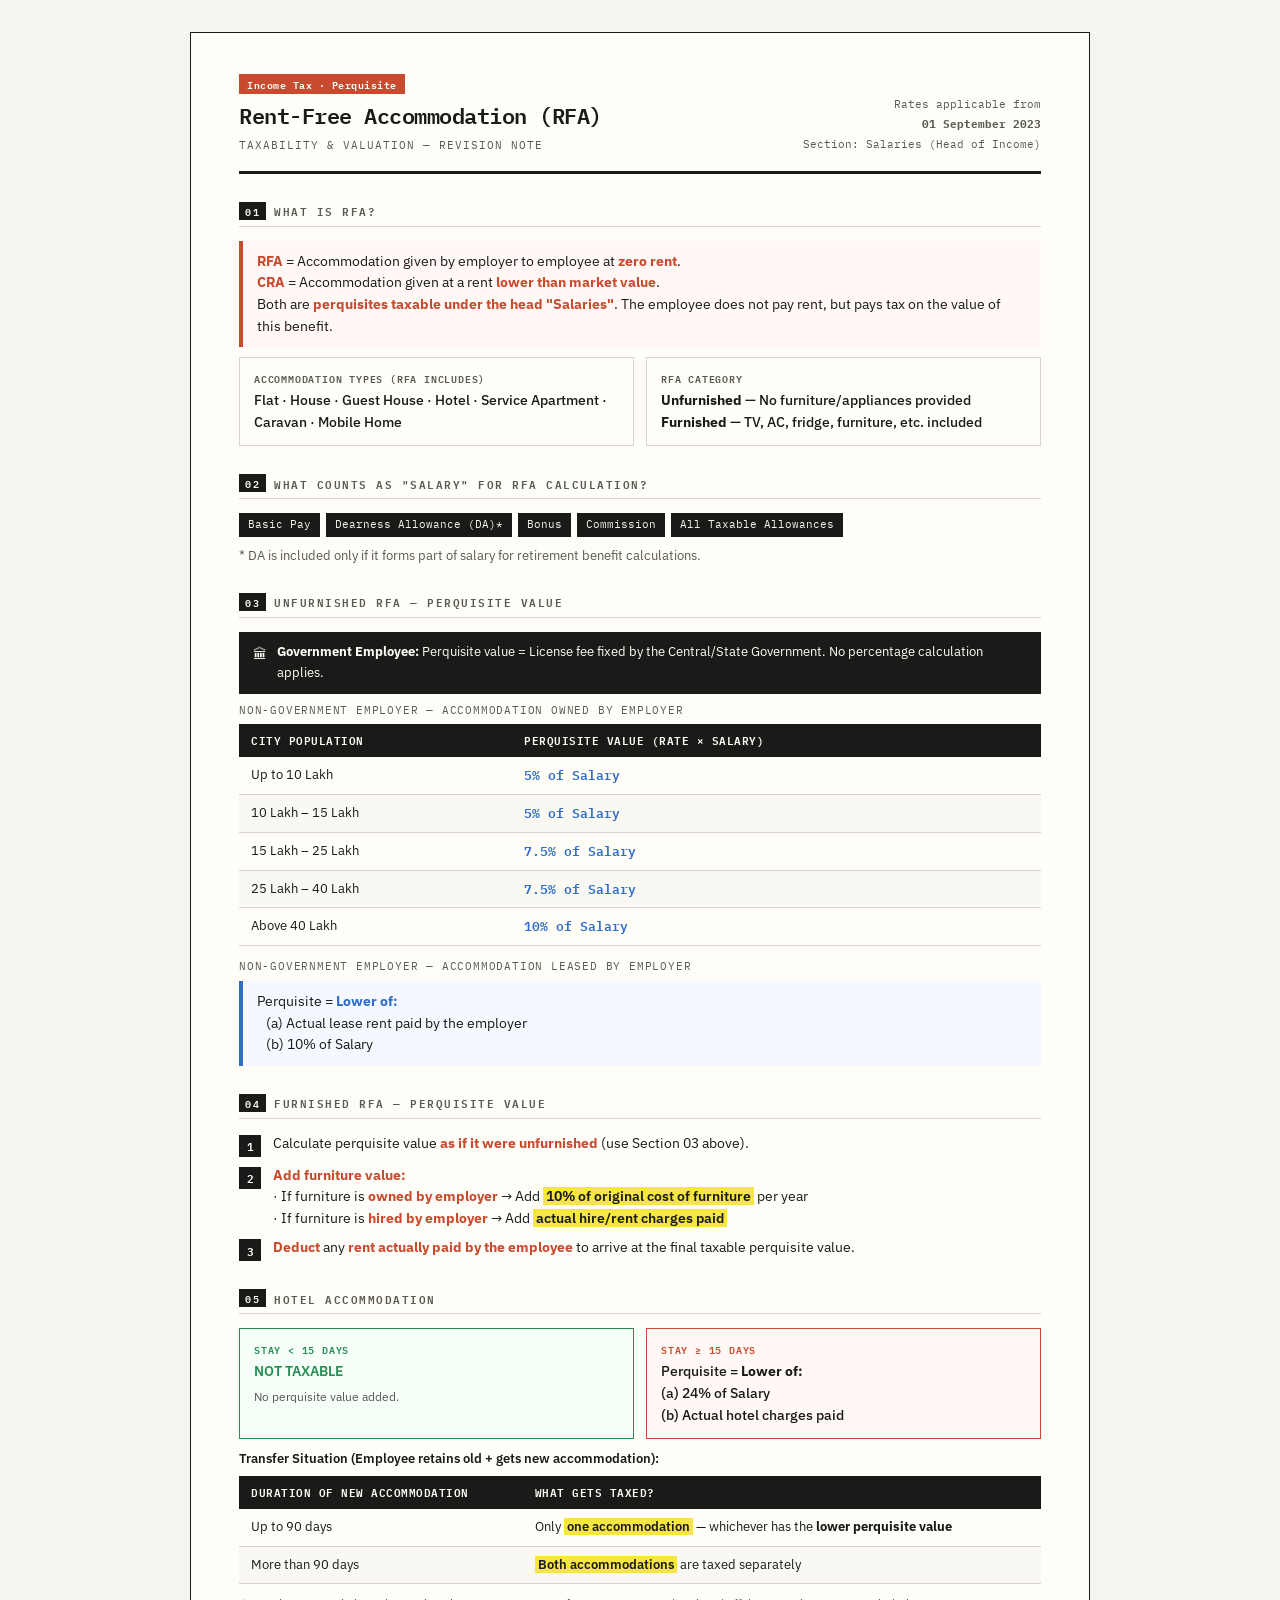
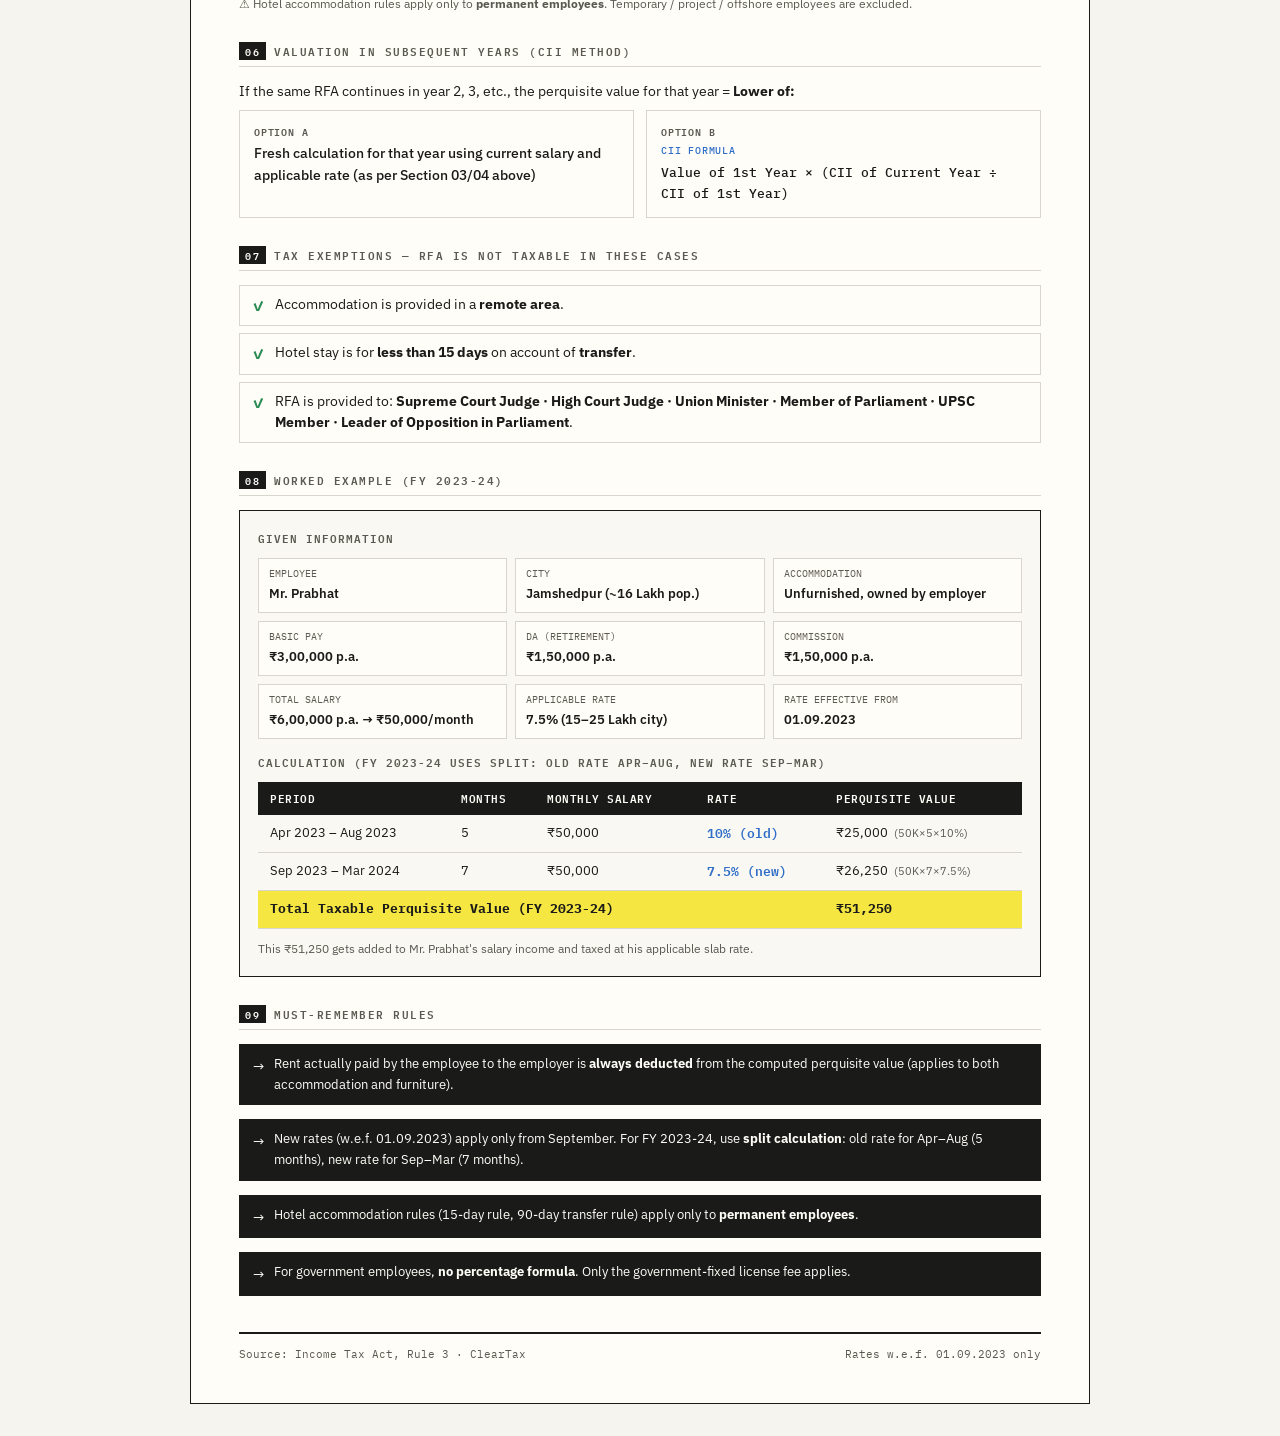
<file: direct-tax-I/rfa-notes.html>
<!DOCTYPE html>
<html lang="en">
<head>
<meta charset="UTF-8">
<meta name="viewport" content="width=device-width, initial-scale=1.0">
<title>RFA Revision Note</title>
<link rel="canonical" href="https://shaswata.co.in/direct-tax-I/rfa-notes.html" />
<meta name="description" content="Revision notes on Rent-Free Accommodation covering valuation rules, salary base, hotel accommodation, exemptions, and worked examples." />
<meta name="robots" content="index, follow" />
<meta name="author" content="Shaswata Saha" />
<meta property="og:type" content="article" />
<meta property="og:title" content="RFA Revision Note" />
<meta property="og:description" content="Revision notes on Rent-Free Accommodation covering valuation rules, salary base, hotel accommodation, exemptions, and worked examples." />
<meta property="og:image" content="https://shaswata.co.in/assets/profile-pic.png" />
<meta property="og:url" content="https://shaswata.co.in/direct-tax-I/rfa-notes.html" />
<meta property="og:site_name" content="Shaswata Saha" />
<meta name="twitter:card" content="summary_large_image" />
<meta name="twitter:title" content="RFA Revision Note" />
<meta name="twitter:description" content="Revision notes on Rent-Free Accommodation covering valuation rules, salary base, hotel accommodation, exemptions, and worked examples." />
<meta name="twitter:image" content="https://shaswata.co.in/assets/profile-pic.png" />
<link href="https://fonts.googleapis.com/css2?family=IBM+Plex+Mono:wght@400;600&family=IBM+Plex+Sans:wght@300;400;500;600;700&display=swap" rel="stylesheet">
<style>
  :root {
    --bg: #f5f4ef;
    --paper: #fffdf7;
    --ink: #1a1a18;
    --muted: #5a5a52;
    --accent: #c84b2f;
    --accent2: #2f6dc8;
    --accent3: #2a8c55;
    --rule: #d8d6cc;
    --yellow: #f5e642;
    --tag-bg: #1a1a18;
    --tag-text: #f5f4ef;
  }

  * { margin: 0; padding: 0; box-sizing: border-box; }

  body {
    background: var(--bg);
    font-family: 'IBM Plex Sans', sans-serif;
    color: var(--ink);
    font-size: 14px;
    line-height: 1.6;
    padding: 32px 20px;
  }

  .page {
    max-width: 900px;
    margin: 0 auto;
    background: var(--paper);
    border: 1.5px solid var(--ink);
    padding: 40px 48px;
    position: relative;
  }

  /* Header */
  .header {
    border-bottom: 3px solid var(--ink);
    padding-bottom: 16px;
    margin-bottom: 28px;
    display: flex;
    justify-content: space-between;
    align-items: flex-end;
  }
  .header-left h1 {
    font-family: 'IBM Plex Mono', monospace;
    font-size: 22px;
    font-weight: 600;
    letter-spacing: -0.5px;
  }
  .header-left .sub {
    font-size: 11px;
    color: var(--muted);
    font-family: 'IBM Plex Mono', monospace;
    margin-top: 4px;
    text-transform: uppercase;
    letter-spacing: 1px;
  }
  .header-right {
    text-align: right;
    font-family: 'IBM Plex Mono', monospace;
    font-size: 11px;
    color: var(--muted);
    line-height: 1.8;
  }
  .badge {
    display: inline-block;
    background: var(--accent);
    color: white;
    font-family: 'IBM Plex Mono', monospace;
    font-size: 10px;
    font-weight: 600;
    padding: 2px 8px;
    letter-spacing: 0.5px;
    margin-bottom: 4px;
  }

  /* Section */
  .section {
    margin-bottom: 28px;
  }
  .section-title {
    font-family: 'IBM Plex Mono', monospace;
    font-size: 11px;
    font-weight: 600;
    text-transform: uppercase;
    letter-spacing: 1.5px;
    color: var(--muted);
    border-bottom: 1px solid var(--rule);
    padding-bottom: 6px;
    margin-bottom: 14px;
    display: flex;
    align-items: center;
    gap: 8px;
  }
  .section-title .num {
    background: var(--ink);
    color: var(--paper);
    font-size: 10px;
    padding: 1px 6px;
    font-weight: 600;
  }

  /* Definition box */
  .def-box {
    border-left: 4px solid var(--accent);
    padding: 10px 14px;
    background: #fff8f5;
    font-size: 13.5px;
    margin-bottom: 10px;
  }
  .def-box strong { color: var(--accent); }

  /* Two-col grid */
  .two-col {
    display: grid;
    grid-template-columns: 1fr 1fr;
    gap: 12px;
    margin-bottom: 10px;
  }

  .info-card {
    border: 1px solid var(--rule);
    padding: 12px 14px;
    background: var(--paper);
  }
  .info-card .label {
    font-family: 'IBM Plex Mono', monospace;
    font-size: 10px;
    font-weight: 600;
    text-transform: uppercase;
    letter-spacing: 0.8px;
    color: var(--muted);
    margin-bottom: 4px;
  }
  .info-card .value {
    font-size: 13.5px;
    font-weight: 500;
  }

  /* Table */
  table {
    width: 100%;
    border-collapse: collapse;
    font-size: 13px;
    margin-bottom: 10px;
  }
  thead tr {
    background: var(--ink);
    color: var(--paper);
  }
  thead th {
    font-family: 'IBM Plex Mono', monospace;
    font-size: 10.5px;
    font-weight: 600;
    text-transform: uppercase;
    letter-spacing: 0.5px;
    padding: 8px 12px;
    text-align: left;
  }
  tbody tr {
    border-bottom: 1px solid var(--rule);
  }
  tbody tr:nth-child(even) { background: #f9f8f2; }
  tbody td {
    padding: 8px 12px;
    vertical-align: middle;
  }
  .rate-cell {
    font-family: 'IBM Plex Mono', monospace;
    font-weight: 600;
    color: var(--accent2);
    font-size: 13px;
  }

  /* Steps */
  .steps {
    counter-reset: step;
    display: flex;
    flex-direction: column;
    gap: 8px;
  }
  .step {
    display: flex;
    gap: 12px;
    align-items: flex-start;
  }
  .step-num {
    background: var(--ink);
    color: var(--paper);
    font-family: 'IBM Plex Mono', monospace;
    font-size: 11px;
    font-weight: 600;
    width: 22px;
    height: 22px;
    display: flex;
    align-items: center;
    justify-content: center;
    flex-shrink: 0;
    margin-top: 2px;
  }
  .step-body { font-size: 13.5px; }
  .step-body strong { color: var(--accent); }

  /* Rule strip */
  .rule-strip {
    background: var(--ink);
    color: var(--paper);
    padding: 10px 14px;
    font-size: 13px;
    margin-bottom: 8px;
    display: flex;
    align-items: flex-start;
    gap: 10px;
  }
  .rule-strip .icon {
    font-size: 14px;
    flex-shrink: 0;
    margin-top: 1px;
  }

  /* Exemption list */
  .exempt-list {
    display: flex;
    flex-direction: column;
    gap: 7px;
  }
  .exempt-item {
    display: flex;
    gap: 10px;
    align-items: flex-start;
    padding: 8px 12px;
    border: 1px solid var(--rule);
    font-size: 13.5px;
  }
  .exempt-item .tick {
    color: var(--accent3);
    font-size: 14px;
    font-weight: 700;
    flex-shrink: 0;
    margin-top: 1px;
  }

  /* Example box */
  .example-box {
    border: 1.5px solid var(--ink);
    padding: 18px;
    background: #f9f8f2;
  }
  .example-box .ex-title {
    font-family: 'IBM Plex Mono', monospace;
    font-size: 11px;
    font-weight: 600;
    text-transform: uppercase;
    letter-spacing: 1px;
    margin-bottom: 12px;
    color: var(--muted);
  }
  .ex-params {
    display: grid;
    grid-template-columns: repeat(3, 1fr);
    gap: 8px;
    margin-bottom: 14px;
  }
  .ex-param {
    background: var(--paper);
    border: 1px solid var(--rule);
    padding: 7px 10px;
  }
  .ex-param .pk { font-size: 10px; color: var(--muted); font-family: 'IBM Plex Mono', monospace; text-transform: uppercase; }
  .ex-param .pv { font-size: 13px; font-weight: 600; margin-top: 2px; }

  .ex-calc table tbody tr { background: transparent !important; }
  .ex-total td {
    font-weight: 700 !important;
    font-family: 'IBM Plex Mono', monospace;
    background: var(--yellow) !important;
    color: var(--ink) !important;
  }

  /* Salary def */
  .salary-items {
    display: flex;
    flex-wrap: wrap;
    gap: 6px;
    margin-top: 8px;
  }
  .sal-tag {
    background: var(--tag-bg);
    color: var(--tag-text);
    font-family: 'IBM Plex Mono', monospace;
    font-size: 11px;
    padding: 3px 9px;
  }

  /* CII box */
  .formula-box {
    background: #f0f4ff;
    border: 1px solid #b0c4ef;
    padding: 12px 14px;
    font-family: 'IBM Plex Mono', monospace;
    font-size: 13px;
    margin-top: 8px;
  }
  .formula-box .f-label {
    font-size: 10px;
    color: var(--accent2);
    text-transform: uppercase;
    letter-spacing: 0.8px;
    margin-bottom: 4px;
  }

  /* Bottom note */
  .bottom-note {
    border-top: 2px solid var(--ink);
    margin-top: 28px;
    padding-top: 12px;
    font-family: 'IBM Plex Mono', monospace;
    font-size: 10.5px;
    color: var(--muted);
    display: flex;
    justify-content: space-between;
  }

  /* highlight */
  .hl { background: var(--yellow); padding: 0 3px; font-weight: 600; }

  /* -------------------------------------
     RESPONSIVE MEDIA QUERIES 
     ------------------------------------- */

  @media (max-width: 768px) {
    body {
      padding: 16px;
    }
    
    .page {
      padding: 24px;
    }

    .header {
      flex-direction: column;
      align-items: flex-start;
      gap: 16px;
    }

    .header-right {
      text-align: left;
    }

    .two-col {
      grid-template-columns: 1fr;
    }

    .ex-params {
      grid-template-columns: repeat(2, 1fr);
    }
    
    table {
      display: block;
      overflow-x: auto;
      white-space: nowrap;
      -webkit-overflow-scrolling: touch;
    }
    
    /* Custom scrollbar for webkit to make horizontal scrolling visible */
    table::-webkit-scrollbar {
      height: 6px;
    }
    table::-webkit-scrollbar-track {
      background: var(--rule);
    }
    table::-webkit-scrollbar-thumb {
      background: var(--muted);
      border-radius: 3px;
    }
  }

  @media (max-width: 480px) {
    body {
      padding: 10px;
    }
    
    .page {
      padding: 20px 16px;
    }

    .header-left h1 {
      font-size: 20px;
      line-height: 1.3;
      margin-top: 6px;
    }

    .ex-params {
      grid-template-columns: 1fr;
    }

    .example-box {
      padding: 14px;
    }

    .bottom-note {
      flex-direction: column;
      gap: 8px;
      align-items: center;
      text-align: center;
    }
  }

  @media print {
    body { padding: 0; }
    .page { border: none; padding: 0; }
    table { overflow-x: visible; white-space: normal; }
  }
</style>
</head>
<body>
<div class="page">

  <!-- HEADER -->
  <div class="header">
    <div class="header-left">
      <div class="badge">Income Tax · Perquisite</div>
      <h1>Rent-Free Accommodation (RFA)</h1>
      <div class="sub">Taxability &amp; Valuation — Revision Note</div>
    </div>
    <div class="header-right">
      Rates applicable from<br>
      <strong>01 September 2023</strong><br>
      Section: Salaries (Head of Income)
    </div>
  </div>

  <!-- 1. BASICS -->
  <div class="section">
    <div class="section-title"><span class="num">01</span> What is RFA?</div>
    <div class="def-box">
      <strong>RFA</strong> = Accommodation given by employer to employee at <strong>zero rent</strong>.<br>
      <strong>CRA</strong> = Accommodation given at a rent <strong>lower than market value</strong>.<br>
      Both are <strong>perquisites taxable under the head "Salaries"</strong>. The employee does not pay rent, but pays tax on the value of this benefit.
    </div>
    <div class="two-col">
      <div class="info-card">
        <div class="label">Accommodation Types (RFA includes)</div>
        <div class="value">Flat · House · Guest House · Hotel · Service Apartment · Caravan · Mobile Home</div>
      </div>
      <div class="info-card">
        <div class="label">RFA Category</div>
        <div class="value"><strong>Unfurnished</strong> — No furniture/appliances provided<br><strong>Furnished</strong> — TV, AC, fridge, furniture, etc. included</div>
      </div>
    </div>
  </div>

  <!-- 2. SALARY DEFINITION -->
  <div class="section">
    <div class="section-title"><span class="num">02</span> What counts as "Salary" for RFA calculation?</div>
    <div class="salary-items">
      <span class="sal-tag">Basic Pay</span>
      <span class="sal-tag">Dearness Allowance (DA)*</span>
      <span class="sal-tag">Bonus</span>
      <span class="sal-tag">Commission</span>
      <span class="sal-tag">All Taxable Allowances</span>
    </div>
    <div style="margin-top:8px; font-size:12.5px; color:var(--muted);">* DA is included only if it forms part of salary for retirement benefit calculations.</div>
  </div>

  <!-- 3. UNFURNISHED RFA -->
  <div class="section">
    <div class="section-title"><span class="num">03</span> Unfurnished RFA — Perquisite Value</div>

    <div class="rule-strip">
      <span class="icon">🏛</span>
      <span><strong>Government Employee:</strong> Perquisite value = License fee fixed by the Central/State Government. No percentage calculation applies.</span>
    </div>

    <div style="font-family:'IBM Plex Mono',monospace; font-size:10.5px; text-transform:uppercase; letter-spacing:0.8px; color:var(--muted); margin-bottom:6px;">Non-Government Employer — Accommodation OWNED by Employer</div>
    <table>
      <thead>
        <tr>
          <th>City Population</th>
          <th>Perquisite Value (Rate × Salary)</th>
        </tr>
      </thead>
      <tbody>
        <tr>
          <td>Up to 10 Lakh</td>
          <td class="rate-cell">5% of Salary</td>
        </tr>
        <tr>
          <td>10 Lakh – 15 Lakh</td>
          <td class="rate-cell">5% of Salary</td>
        </tr>
        <tr>
          <td>15 Lakh – 25 Lakh</td>
          <td class="rate-cell">7.5% of Salary</td>
        </tr>
        <tr>
          <td>25 Lakh – 40 Lakh</td>
          <td class="rate-cell">7.5% of Salary</td>
        </tr>
        <tr>
          <td>Above 40 Lakh</td>
          <td class="rate-cell">10% of Salary</td>
        </tr>
      </tbody>
    </table>

    <div style="font-family:'IBM Plex Mono',monospace; font-size:10.5px; text-transform:uppercase; letter-spacing:0.8px; color:var(--muted); margin-bottom:6px; margin-top:12px;">Non-Government Employer — Accommodation LEASED by Employer</div>
    <div class="def-box" style="border-color:var(--accent2); background:#f5f8ff;">
      Perquisite = <strong style="color:var(--accent2);">Lower of:</strong><br>
      &nbsp;&nbsp;&nbsp;(a) Actual lease rent paid by the employer<br>
      &nbsp;&nbsp;&nbsp;(b) 10% of Salary
    </div>
  </div>

  <!-- 4. FURNISHED RFA -->
  <div class="section">
    <div class="section-title"><span class="num">04</span> Furnished RFA — Perquisite Value</div>
    <div class="steps">
      <div class="step">
        <div class="step-num">1</div>
        <div class="step-body">Calculate perquisite value <strong>as if it were unfurnished</strong> (use Section 03 above).</div>
      </div>
      <div class="step">
        <div class="step-num">2</div>
        <div class="step-body">
          <strong>Add furniture value:</strong><br>
          · If furniture is <strong>owned by employer</strong> → Add <span class="hl">10% of original cost of furniture</span> per year<br>
          · If furniture is <strong>hired by employer</strong> → Add <span class="hl">actual hire/rent charges paid</span>
        </div>
      </div>
      <div class="step">
        <div class="step-num">3</div>
        <div class="step-body"><strong>Deduct</strong> any <strong>rent actually paid by the employee</strong> to arrive at the final taxable perquisite value.</div>
      </div>
    </div>
  </div>

  <!-- 5. HOTEL ACCOMMODATION -->
  <div class="section">
    <div class="section-title"><span class="num">05</span> Hotel Accommodation</div>

    <div class="two-col">
      <div class="info-card" style="border-color:var(--accent3); background:#f5fff8;">
        <div class="label" style="color:var(--accent3);">Stay &lt; 15 Days</div>
        <div class="value" style="font-weight:600; color:var(--accent3);">NOT TAXABLE</div>
        <div style="font-size:12px; color:var(--muted); margin-top:4px;">No perquisite value added.</div>
      </div>
      <div class="info-card" style="border-color:var(--accent); background:#fff8f5;">
        <div class="label" style="color:var(--accent);">Stay ≥ 15 Days</div>
        <div class="value">Perquisite = <strong>Lower of:</strong><br>
          (a) 24% of Salary<br>
          (b) Actual hotel charges paid</div>
      </div>
    </div>

    <div style="margin-top:10px; font-weight:600; font-size:13px; margin-bottom:6px;">Transfer Situation (Employee retains old + gets new accommodation):</div>
    <table>
      <thead>
        <tr>
          <th>Duration of New Accommodation</th>
          <th>What gets taxed?</th>
        </tr>
      </thead>
      <tbody>
        <tr>
          <td>Up to 90 days</td>
          <td>Only <span class="hl">one accommodation</span> — whichever has the <strong>lower perquisite value</strong></td>
        </tr>
        <tr>
          <td>More than 90 days</td>
          <td><span class="hl">Both accommodations</span> are taxed separately</td>
        </tr>
      </tbody>
    </table>
    <div style="font-size:12px; color:var(--muted); margin-top:6px;">⚠ Hotel accommodation rules apply only to <strong>permanent employees</strong>. Temporary / project / offshore employees are excluded.</div>
  </div>

  <!-- 6. SUBSEQUENT YEARS -->
  <div class="section">
    <div class="section-title"><span class="num">06</span> Valuation in Subsequent Years (CII Method)</div>
    <div style="font-size:13.5px; margin-bottom:8px;">If the same RFA continues in year 2, 3, etc., the perquisite value for that year = <strong>Lower of:</strong></div>
    <div class="two-col">
      <div class="info-card">
        <div class="label">Option A</div>
        <div class="value">Fresh calculation for that year using current salary and applicable rate (as per Section 03/04 above)</div>
      </div>
      <div class="info-card">
        <div class="label">Option B</div>
        <div class="value">
          <div class="formula-box" style="margin:0; background:transparent; border:none; padding:0; font-size:13px;">
            <div class="f-label">CII Formula</div>
            Value of 1st Year × (CII of Current Year ÷ CII of 1st Year)
          </div>
        </div>
      </div>
    </div>
  </div>

  <!-- 7. EXEMPTIONS -->
  <div class="section">
    <div class="section-title"><span class="num">07</span> Tax Exemptions — RFA is NOT taxable in these cases</div>
    <div class="exempt-list">
      <div class="exempt-item">
        <span class="tick">✓</span>
        <span>Accommodation is provided in a <strong>remote area</strong>.</span>
      </div>
      <div class="exempt-item">
        <span class="tick">✓</span>
        <span>Hotel stay is for <strong>less than 15 days</strong> on account of <strong>transfer</strong>.</span>
      </div>
      <div class="exempt-item">
        <span class="tick">✓</span>
        <span>RFA is provided to: <strong>Supreme Court Judge · High Court Judge · Union Minister · Member of Parliament · UPSC Member · Leader of Opposition in Parliament</strong>.</span>
      </div>
    </div>
  </div>

  <!-- 8. WORKED EXAMPLE -->
  <div class="section">
    <div class="section-title"><span class="num">08</span> Worked Example (FY 2023-24)</div>
    <div class="example-box">
      <div class="ex-title">Given Information</div>
      <div class="ex-params">
        <div class="ex-param"><div class="pk">Employee</div><div class="pv">Mr. Prabhat</div></div>
        <div class="ex-param"><div class="pk">City</div><div class="pv">Jamshedpur (~16 Lakh pop.)</div></div>
        <div class="ex-param"><div class="pk">Accommodation</div><div class="pv">Unfurnished, owned by employer</div></div>
        <div class="ex-param"><div class="pk">Basic Pay</div><div class="pv">₹3,00,000 p.a.</div></div>
        <div class="ex-param"><div class="pk">DA (retirement)</div><div class="pv">₹1,50,000 p.a.</div></div>
        <div class="ex-param"><div class="pk">Commission</div><div class="pv">₹1,50,000 p.a.</div></div>
        <div class="ex-param"><div class="pk">Total Salary</div><div class="pv">₹6,00,000 p.a. → ₹50,000/month</div></div>
        <div class="ex-param"><div class="pk">Applicable Rate</div><div class="pv">7.5% (15–25 Lakh city)</div></div>
        <div class="ex-param"><div class="pk">Rate effective from</div><div class="pv">01.09.2023</div></div>
      </div>

      <div class="ex-title" style="margin-top:4px;">Calculation (FY 2023-24 uses split: old rate Apr–Aug, new rate Sep–Mar)</div>
      <div class="ex-calc">
        <table>
          <thead>
            <tr>
              <th>Period</th>
              <th>Months</th>
              <th>Monthly Salary</th>
              <th>Rate</th>
              <th>Perquisite Value</th>
            </tr>
          </thead>
          <tbody>
            <tr>
              <td>Apr 2023 – Aug 2023</td>
              <td>5</td>
              <td>₹50,000</td>
              <td class="rate-cell">10% (old)</td>
              <td>₹25,000 &nbsp;<span style="font-size:11px;color:var(--muted)">(50K×5×10%)</span></td>
            </tr>
            <tr>
              <td>Sep 2023 – Mar 2024</td>
              <td>7</td>
              <td>₹50,000</td>
              <td class="rate-cell">7.5% (new)</td>
              <td>₹26,250 &nbsp;<span style="font-size:11px;color:var(--muted)">(50K×7×7.5%)</span></td>
            </tr>
            <tr class="ex-total">
              <td colspan="4"><strong>Total Taxable Perquisite Value (FY 2023-24)</strong></td>
              <td><strong>₹51,250</strong></td>
            </tr>
          </tbody>
        </table>
      </div>
      <div style="font-size:12px; color:var(--muted); margin-top:8px;">This ₹51,250 gets added to Mr. Prabhat's salary income and taxed at his applicable slab rate.</div>
    </div>
  </div>

  <!-- QUICK RULES -->
  <div class="section">
    <div class="section-title"><span class="num">09</span> Must-Remember Rules</div>
    <div style="display:flex; flex-direction:column; gap:6px;">
      <div class="rule-strip"><span class="icon">→</span><span>Rent actually paid by the employee to the employer is <strong>always deducted</strong> from the computed perquisite value (applies to both accommodation and furniture).</span></div>
      <div class="rule-strip"><span class="icon">→</span><span>New rates (w.e.f. 01.09.2023) apply only from September. For FY 2023-24, use <strong>split calculation</strong>: old rate for Apr–Aug (5 months), new rate for Sep–Mar (7 months).</span></div>
      <div class="rule-strip"><span class="icon">→</span><span>Hotel accommodation rules (15-day rule, 90-day transfer rule) apply only to <strong>permanent employees</strong>.</span></div>
      <div class="rule-strip"><span class="icon">→</span><span>For government employees, <strong>no percentage formula</strong>. Only the government-fixed license fee applies.</span></div>
    </div>
  </div>

  <div class="bottom-note">
    <span>Source: Income Tax Act, Rule 3 · ClearTax</span>
    <span>Rates w.e.f. 01.09.2023 only</span>
  </div>

</div>
</body>
</html>
</file>
<file: style.css>
@font-face {
  font-family: "Canela Display";
  src: url("./fonts/canela/Canela-Black.woff2") format("woff2");
  font-style: normal;
  font-weight: 900;
  font-display: swap;
}

@font-face {
  font-family: "Canela Display";
  src: url("./fonts/canela/Canela-BlackItalic.woff2") format("woff2");
  font-style: italic;
  font-weight: 900;
  font-display: swap;
}

@font-face {
  font-family: "Canela Text";
  src: url("./fonts/canela/CanelaText-Black.woff2") format("woff2");
  font-style: normal;
  font-weight: 900;
  font-display: swap;
}

@font-face {
  font-family: "Canela Text";
  src: url("./fonts/canela/CanelaText-BlackItalic.woff2") format("woff2");
  font-style: italic;
  font-weight: 900;
  font-display: swap;
}

@font-face {
  font-family: "IBM Plex Sans";
  src: url("./fonts/ibm-plex-sans/IBMPlexSans-400.woff2") format("woff2");
  font-style: normal;
  font-weight: 400;
  font-display: swap;
}

@font-face {
  font-family: "IBM Plex Sans";
  src: url("./fonts/ibm-plex-sans/IBMPlexSans-500.woff2") format("woff2");
  font-style: normal;
  font-weight: 500;
  font-display: swap;
}

@font-face {
  font-family: "IBM Plex Sans";
  src: url("./fonts/ibm-plex-sans/IBMPlexSans-600.woff2") format("woff2");
  font-style: normal;
  font-weight: 600;
  font-display: swap;
}

@font-face {
  font-family: "IBM Plex Sans";
  src: url("./fonts/ibm-plex-sans/IBMPlexSans-700.woff2") format("woff2");
  font-style: normal;
  font-weight: 700;
  font-display: swap;
}

:root {
  --bg: #ebe7e0;
  --bg-soft: #f4f1eb;
  --surface: rgba(252, 250, 246, 0.82);
  --surface-strong: rgba(255, 255, 252, 0.96);
  --surface-dark: #13202c;
  --surface-dark-strong: #0e1821;
  --ink: #111821;
  --ink-soft: #253545;
  --muted: #5c6874;
  --line: rgba(17, 24, 33, 0.1);
  --line-strong: rgba(17, 24, 33, 0.18);
  --accent: #8b6842;
  --accent-deep: #5d4328;
  --accent-soft: #d8c4a9;
  --accent-cool: #284354;
  --shadow: 0 28px 80px rgba(17, 24, 33, 0.09);
  --shadow-soft: 0 16px 42px rgba(17, 24, 33, 0.07);
  --radius-lg: 32px;
  --radius-md: 22px;
  --radius-sm: 14px;
  --container: 1360px;
}

* {
  box-sizing: border-box;
  margin: 0;
  padding: 0;
}

html {
  scroll-behavior: smooth;
  scroll-padding-top: 0;
}

body {
  min-height: 100vh;
  font-family: "IBM Plex Sans", sans-serif;
  color: var(--ink);
  background:
    radial-gradient(circle at top left, rgba(139, 104, 66, 0.12), transparent 26%),
    radial-gradient(circle at 84% 8%, rgba(40, 67, 84, 0.12), transparent 24%),
    linear-gradient(180deg, #f6f4ef 0%, #eeebe4 44%, #e5dfd6 100%);
  line-height: 1.65;
  overflow-x: clip;
}

body::before {
  content: "";
  position: fixed;
  inset: 0;
  pointer-events: none;
  opacity: 0.12;
  background-image:
    linear-gradient(rgba(17, 24, 33, 0.06) 1px, transparent 1px),
    linear-gradient(90deg, rgba(17, 24, 33, 0.04) 1px, transparent 1px);
  background-size: 42px 42px;
  mask-image: radial-gradient(circle at center, black 28%, transparent 88%);
}

img {
  display: block;
  max-width: 100%;
}

a,
button {
  transition: transform 220ms ease, color 220ms ease, background-color 220ms ease,
    border-color 220ms ease, box-shadow 220ms ease, opacity 220ms ease;
}

a {
  color: inherit;
  text-decoration: none;
}

p {
  color: var(--muted);
}

.page-shell {
  position: relative;
  z-index: 1;
  width: min(var(--container), calc(100% - 2.5rem));
  margin: 1.1rem auto;
  padding: 1rem 0 7rem;
}

nav,
.nav-links {
  display: flex;
}

nav {
  align-items: center;
  justify-content: space-between;
}

#desktop-nav,
#hamburger-nav {
  position: sticky;
  top: 1rem;
  z-index: 30;
  margin-bottom: 1.6rem;
  padding: 0.95rem 1.45rem;
  border: 1px solid var(--line);
  border-radius: 999px;
  backdrop-filter: blur(14px);
  background: linear-gradient(180deg, rgba(251, 248, 242, 0.96) 0%, rgba(246, 242, 236, 0.94) 100%);
  box-shadow: 0 12px 36px rgba(17, 24, 33, 0.08);
  isolation: isolate;
}

.logo {
  display: inline-flex;
  flex-direction: column;
  gap: 0.1rem;
  font-family: "Canela Text", serif;
  font-size: 1.78rem;
  font-weight: 900;
  letter-spacing: -0.02em;
}

.logo-mark {
  font-family: "IBM Plex Sans", sans-serif;
  font-size: 0.68rem;
  font-weight: 700;
  letter-spacing: 0.18em;
  text-transform: uppercase;
  color: var(--accent);
}

.nav-links {
  align-items: center;
  gap: 1.25rem;
  list-style: none;
}

.nav-links a {
  position: relative;
  font-size: 0.9rem;
  font-weight: 600;
  color: rgba(17, 24, 33, 0.74);
}

.nav-links a::after {
  content: "";
  position: absolute;
  left: 0;
  bottom: -0.35rem;
  width: 100%;
  height: 2px;
  transform: scaleX(0);
  transform-origin: left;
  background: var(--accent);
  transition: transform 220ms ease;
}

.nav-links a:hover,
.nav-links a:focus-visible {
  color: var(--ink);
}

.nav-links a:hover::after,
.nav-links a:focus-visible::after {
  transform: scaleX(1);
}

#hamburger-nav {
  display: none;
}

.hamburger-menu {
  position: relative;
  display: inline-block;
}

.hamburger-icon {
  display: flex;
  flex-direction: column;
  justify-content: space-between;
  width: 32px;
  height: 22px;
  cursor: pointer;
}

.hamburger-icon span {
  width: 100%;
  height: 2px;
  border-radius: 999px;
  background: var(--ink);
  transition: transform 220ms ease, opacity 220ms ease;
}

.menu-links {
  position: absolute;
  top: calc(100% + 0.8rem);
  right: 0;
  min-width: 220px;
  max-height: 0;
  overflow: hidden;
  border: 1px solid transparent;
  border-radius: 24px;
  background: rgba(251, 248, 242, 0.98);
  backdrop-filter: blur(14px);
  box-shadow: var(--shadow-soft);
}

.menu-links a {
  display: block;
  padding: 0.95rem 1.2rem;
  font-size: 0.98rem;
  font-weight: 700;
}

.menu-links li {
  list-style: none;
}

.menu-links.open {
  max-height: 420px;
  border-color: var(--line);
}

.hamburger-icon.open span:first-child {
  transform: rotate(45deg) translate(6px, 6px);
}

.hamburger-icon.open span:nth-child(2) {
  opacity: 0;
}

.hamburger-icon.open span:last-child {
  transform: rotate(-45deg) translate(7px, -7px);
}

main {
  display: flex;
  flex-direction: column;
  gap: 2rem;
}

section {
  position: relative;
  border: 1px solid var(--line);
  border-radius: var(--radius-lg);
  background: var(--surface);
  backdrop-filter: blur(10px);
  box-shadow: var(--shadow);
  overflow: hidden;
}

section::before {
  content: "";
  position: absolute;
  inset: 0;
  pointer-events: none;
  background:
    linear-gradient(180deg, rgba(255, 255, 255, 0.26), transparent 16%),
    linear-gradient(135deg, rgba(139, 104, 66, 0.05), transparent 42%);
}

.section-inner {
  position: relative;
  z-index: 1;
  padding: 3rem 3.2rem;
}

.section-kicker {
  display: inline-flex;
  align-items: center;
  gap: 0.7rem;
  margin-bottom: 1rem;
  font-size: 0.78rem;
  font-weight: 800;
  letter-spacing: 0.2em;
  text-transform: uppercase;
  color: var(--accent);
}

.section-kicker::before {
  content: "";
  width: 2.75rem;
  height: 1px;
  background: currentColor;
}

.section-title {
  max-width: 12ch;
  font-family: "Canela Text", serif;
  font-size: clamp(2.2rem, 3.5vw, 3.7rem);
  line-height: 1.03;
  letter-spacing: -0.018em;
}

.section-copy {
  max-width: 68ch;
  font-size: 1rem;
}

#profile .section-inner {
  display: grid;
  grid-template-columns: minmax(0, 1.2fr) minmax(320px, 0.8fr);
  gap: 2.2rem;
  align-items: stretch;
  min-height: calc(100vh - 8rem);
}

.hero-copy {
  display: flex;
  flex-direction: column;
  justify-content: space-between;
  gap: 1.8rem;
}

.hero-topline {
  display: inline-flex;
  align-items: center;
  gap: 0.75rem;
  padding: 0.45rem 0.85rem;
  width: fit-content;
  border: 1px solid var(--line);
  border-radius: 999px;
  background: rgba(255, 255, 255, 0.52);
  font-size: 0.74rem;
  font-weight: 800;
  letter-spacing: 0.18em;
  text-transform: uppercase;
  color: var(--accent);
}

.hero-title {
  max-width: none;
  font-family: "Canela Display", serif;
  font-size: clamp(3.55rem, 6.4vw, 5.7rem);
  line-height: 1;
  letter-spacing: -0.02em;
  white-space: nowrap;
}

.hero-role {
  max-width: 38rem;
  margin-top: 0.9rem;
  font-size: 0.86rem;
  font-weight: 700;
  letter-spacing: 0.19em;
  text-transform: uppercase;
  color: var(--accent-cool);
}

.hero-summary {
  max-width: 47rem;
  margin-top: 1.05rem;
  font-size: 1.02rem;
  color: var(--ink-soft);
}

.hero-actions {
  display: flex;
  flex-wrap: wrap;
  gap: 0.9rem;
  margin-top: 1.4rem;
}

.btn {
  display: inline-flex;
  align-items: center;
  justify-content: center;
  gap: 0.65rem;
  min-height: 3.4rem;
  padding: 0.95rem 1.35rem;
  border: 1px solid transparent;
  border-radius: 999px;
  font-size: 0.95rem;
  font-weight: 600;
  letter-spacing: 0;
  text-transform: none;
  cursor: pointer;
}

.btn:hover,
.btn:focus-visible {
  transform: translateY(-2px);
}

.btn-primary {
  color: #f6f1ea;
  background: linear-gradient(135deg, var(--surface-dark) 0%, var(--surface-dark-strong) 100%);
  box-shadow: 0 16px 34px rgba(14, 24, 33, 0.18);
}

.btn-secondary {
  border-color: var(--line-strong);
  color: var(--ink);
  background: rgba(255, 255, 255, 0.68);
}

.hero-grid {
  display: grid;
  grid-template-columns: repeat(3, minmax(0, 1fr));
  gap: 1rem;
}

.hero-metric {
  padding: 1.15rem 1.1rem;
  border: 1px solid var(--line);
  border-radius: 24px;
  border-top: 3px solid rgba(139, 104, 66, 0.35);
  background: rgba(255, 255, 255, 0.72);
  box-shadow: var(--shadow-soft);
}

.hero-metric-value {
  display: block;
  margin-bottom: 0.4rem;
  font-family: "Canela Text", serif;
  font-size: 1.52rem;
  line-height: 1.04;
  color: var(--accent-deep);
}

.hero-metric-label {
  font-size: 0.85rem;
  font-weight: 600;
  color: var(--muted);
}

.hero-panel {
  display: grid;
  gap: 1.4rem;
}

.profile-card,
.spotlight-card {
  position: relative;
  overflow: hidden;
  border: 1px solid var(--line);
  border-radius: calc(var(--radius-lg) - 6px);
  background: var(--surface-strong);
}

.profile-card {
  min-height: 100%;
  padding: 1.2rem;
  display: flex;
  flex-direction: column;
  gap: 1rem;
  border-color: rgba(255, 255, 255, 0.08);
  background: linear-gradient(180deg, var(--surface-dark) 0%, var(--surface-dark-strong) 100%);
  box-shadow: 0 30px 60px rgba(14, 24, 33, 0.2);
}

.profile-card::after {
  content: "";
  position: absolute;
  inset: auto -15% -25% auto;
  width: 240px;
  height: 240px;
  border-radius: 50%;
  background: radial-gradient(circle, rgba(139, 104, 66, 0.2), transparent 68%);
}

.profile-media {
  position: relative;
  z-index: 1;
  min-height: 450px;
  border-radius: 28px;
  overflow: hidden;
  background:
    linear-gradient(180deg, rgba(40, 67, 84, 0.28), transparent 30%),
    linear-gradient(180deg, #908173 0%, #6e6359 100%);
}

.profile-media img {
  width: 100%;
  height: 100%;
  object-fit: cover;
  object-position: center top;
  filter: grayscale(0.08) saturate(0.92) contrast(1.02);
}

.profile-caption {
  position: relative;
  z-index: 1;
  display: flex;
  justify-content: space-between;
  gap: 1rem;
  align-items: flex-end;
}

.profile-caption h2 {
  font-family: "Canela Text", serif;
  font-size: 1.72rem;
  line-height: 1.05;
  color: #f5efe6;
}

.profile-caption p {
  max-width: 15rem;
  font-size: 0.92rem;
  color: rgba(245, 239, 230, 0.74);
}

.spotlight-card {
  padding: 1.35rem;
  border-top: 3px solid rgba(139, 104, 66, 0.46);
  box-shadow: var(--shadow-soft);
}

.spotlight-card h3 {
  margin-bottom: 0.5rem;
  font-size: 0.82rem;
  font-weight: 800;
  letter-spacing: 0.18em;
  text-transform: uppercase;
  color: var(--accent);
}

.spotlight-card p {
  font-size: 0.96rem;
  color: var(--ink-soft);
}

.grid-two {
  display: grid;
  grid-template-columns: minmax(250px, 0.7fr) minmax(0, 1.3fr);
  gap: 2rem;
}

.grid-three {
  display: grid;
  grid-template-columns: repeat(3, minmax(0, 1fr));
  gap: 1.4rem;
}

.copy-stack {
  display: flex;
  flex-direction: column;
  gap: 1.1rem;
}

.glass-card {
  height: 100%;
  padding: 1.65rem;
  border: 1px solid var(--line);
  border-radius: var(--radius-md);
  background: linear-gradient(180deg, rgba(255, 255, 255, 0.9) 0%, rgba(246, 243, 237, 0.8) 100%);
  box-shadow: var(--shadow-soft);
}

.eyebrow-value {
  display: inline-flex;
  margin-bottom: 0.9rem;
  padding: 0.3rem 0.65rem;
  border-radius: 999px;
  background: rgba(139, 104, 66, 0.1);
  color: var(--accent);
  font-size: 0.78rem;
  font-weight: 800;
  letter-spacing: 0.16em;
  text-transform: uppercase;
}

.glass-card h3 {
  margin-bottom: 0.65rem;
  font-size: 1.18rem;
  line-height: 1.18;
}

.glass-card p,
.glass-card li {
  font-size: 0.96rem;
  color: var(--muted);
}

.glass-card ul {
  display: grid;
  gap: 0.65rem;
  padding-left: 1.1rem;
}

.feature-list {
  display: grid;
  gap: 1rem;
}

.feature-item {
  display: grid;
  grid-template-columns: auto 1fr;
  gap: 0.8rem;
  padding-bottom: 1rem;
  border-bottom: 1px solid rgba(17, 24, 33, 0.08);
}

.feature-item:last-child {
  padding-bottom: 0;
  border-bottom: none;
}

.feature-index {
  display: inline-flex;
  align-items: center;
  justify-content: center;
  width: 2.2rem;
  height: 2.2rem;
  border-radius: 999px;
  background: rgba(40, 67, 84, 0.1);
  color: var(--accent-cool);
  font-size: 0.84rem;
  font-weight: 800;
}

.feature-item h3 {
  margin-bottom: 0.35rem;
  font-size: 1.08rem;
  color: var(--ink);
}

.experience-stack {
  display: grid;
  gap: 1.25rem;
  margin-top: 1.6rem;
}

.timeline-card {
  display: grid;
  grid-template-columns: 180px 1fr;
  gap: 1.35rem;
  padding: 1.75rem;
  border: 1px solid var(--line);
  border-radius: var(--radius-md);
  background: rgba(255, 255, 255, 0.9);
  box-shadow: var(--shadow-soft);
}

.timeline-meta {
  display: flex;
  flex-direction: column;
  gap: 0.35rem;
  padding-right: 1rem;
  border-right: 1px solid rgba(17, 24, 33, 0.08);
}

.timeline-label {
  font-size: 0.78rem;
  font-weight: 800;
  letter-spacing: 0.14em;
  text-transform: uppercase;
  color: var(--accent);
}

.timeline-date {
  font-size: 0.9rem;
  font-weight: 600;
  color: var(--muted);
}

.timeline-card h3 {
  margin-bottom: 0.55rem;
  font-size: 1.22rem;
}

.timeline-card ul {
  display: grid;
  gap: 0.55rem;
  padding-left: 1.1rem;
}

.ai-assurance-grid {
  display: grid;
  grid-template-columns: 1.2fr repeat(2, minmax(0, 1fr));
  gap: 0.9rem;
  margin-top: 1.2rem;
}

.ai-assurance-card {
  padding: 1rem 1rem 1.05rem;
  border: 1px solid rgba(17, 24, 33, 0.08);
  border-radius: 18px;
  background: linear-gradient(180deg, rgba(246, 243, 237, 0.9) 0%, rgba(255, 255, 255, 0.92) 100%);
}

.ai-assurance-card-featured {
  border-color: rgba(139, 104, 66, 0.34);
  background: linear-gradient(180deg, rgba(139, 104, 66, 0.1) 0%, rgba(255, 255, 255, 0.94) 100%);
  box-shadow: 0 14px 32px rgba(93, 67, 40, 0.08);
}

.ai-assurance-kicker {
  display: inline-flex;
  margin-bottom: 0.65rem;
  font-size: 0.72rem;
  font-weight: 800;
  letter-spacing: 0.16em;
  text-transform: uppercase;
  color: var(--accent);
}

.ai-assurance-card h4 {
  margin-bottom: 0.45rem;
  font-size: 1rem;
  line-height: 1.2;
  color: var(--ink);
}

.ai-assurance-card p {
  font-size: 0.9rem;
  color: var(--muted);
}

.education-grid {
  display: grid;
  grid-template-columns: minmax(0, 0.95fr) minmax(0, 1.05fr);
  gap: 1rem;
}

.credential-card {
  padding: 1.75rem;
  border: 1px solid var(--line);
  border-radius: var(--radius-md);
  background: rgba(255, 255, 255, 0.9);
  box-shadow: var(--shadow-soft);
}

.credential-card h3 {
  margin-bottom: 0.4rem;
  font-size: 1.2rem;
}

.credential-card strong {
  color: var(--ink);
}

.cert-list {
  display: grid;
  gap: 0.85rem;
}

.cert-item {
  display: flex;
  justify-content: space-between;
  gap: 1rem;
  padding-bottom: 0.85rem;
  border-bottom: 1px solid var(--line);
}

.cert-item:last-child {
  padding-bottom: 0;
  border-bottom: none;
}

.cert-name {
  font-weight: 800;
  color: var(--ink);
}

.cert-meta {
  font-size: 0.9rem;
  text-align: right;
}

.strength-grid {
  display: grid;
  grid-template-columns: repeat(3, minmax(0, 1fr));
  gap: 1rem;
  margin-top: 1.6rem;
}

.strength-card {
  padding: 1.7rem;
  border: 1px solid var(--line);
  border-radius: var(--radius-md);
  border-top: 3px solid rgba(139, 104, 66, 0.34);
  background: linear-gradient(180deg, rgba(255, 255, 255, 0.92) 0%, rgba(245, 241, 234, 0.84) 100%);
  box-shadow: var(--shadow-soft);
}

.strength-card h3 {
  margin-bottom: 0.8rem;
  font-size: 1.12rem;
}

.strength-card ul {
  display: grid;
  gap: 0.55rem;
  padding-left: 1rem;
}

.contact-shell {
  display: grid;
  grid-template-columns: minmax(0, 1.1fr) minmax(290px, 0.9fr);
  gap: 1.05rem;
}

.contact-panel,
.contact-links {
  padding: 1.4rem;
  border: 1px solid var(--line);
  border-radius: var(--radius-md);
  background: rgba(255, 255, 255, 0.9);
  box-shadow: var(--shadow-soft);
}

.contact-panel {
  border-color: rgba(255, 255, 255, 0.08);
  background: linear-gradient(180deg, var(--surface-dark) 0%, var(--surface-dark-strong) 100%);
  box-shadow: 0 26px 54px rgba(14, 24, 33, 0.18);
}

.contact-panel h3,
.contact-links h3 {
  margin-bottom: 0.75rem;
  font-size: 1.18rem;
}

.contact-panel .section-title,
.contact-panel p,
.contact-panel .btn-secondary {
  color: #f5efe6;
}

.contact-panel .section-copy {
  max-width: 34rem;
}

.contact-copy {
  margin-top: 1rem;
  color: rgba(245, 239, 230, 0.74);
}

.contact-panel .btn-primary {
  background: linear-gradient(135deg, var(--accent) 0%, var(--accent-deep) 100%);
  box-shadow: 0 14px 28px rgba(93, 67, 40, 0.26);
}

.contact-panel .btn-secondary {
  border-color: rgba(255, 255, 255, 0.16);
  background: rgba(255, 255, 255, 0.08);
}

.contact-actions {
  display: flex;
  flex-wrap: wrap;
  gap: 0.8rem;
  margin-top: 1.2rem;
}

.contact-link-list {
  display: grid;
  gap: 0.8rem;
}

.contact-link {
  display: flex;
  align-items: center;
  justify-content: space-between;
  gap: 1rem;
  padding: 0.95rem 1rem;
  border: 1px solid var(--line);
  border-radius: 18px;
  background: rgba(245, 241, 235, 0.72);
}

.contact-link:hover,
.contact-link:focus-visible {
  transform: translateY(-2px);
  border-color: rgba(139, 104, 66, 0.34);
}

.contact-label {
  font-size: 0.78rem;
  font-weight: 800;
  letter-spacing: 0.14em;
  text-transform: uppercase;
  color: var(--accent);
}

.contact-value {
  font-weight: 700;
  color: var(--ink);
}

.socials-kicker {
  margin-top: 1.15rem;
  margin-bottom: 0.7rem;
  font-size: 0.76rem;
  font-weight: 800;
  letter-spacing: 0.18em;
  text-transform: uppercase;
  color: var(--muted);
}

.socials-row {
  display: flex;
  flex-wrap: wrap;
  gap: 0.75rem;
}

.social-chip {
  display: inline-flex;
  align-items: center;
  gap: 0.6rem;
  padding: 0.7rem 0.95rem;
  border: 1px solid var(--line);
  border-radius: 999px;
  background: rgba(245, 241, 235, 0.68);
  font-size: 0.88rem;
  font-weight: 600;
  color: var(--ink-soft);
}

.social-chip img {
  width: 1rem;
  height: 1rem;
  object-fit: contain;
}

.social-chip:hover,
.social-chip:focus-visible {
  border-color: rgba(139, 104, 66, 0.32);
  background: rgba(255, 255, 255, 0.82);
}

footer {
  margin-top: 1.4rem;
  padding: 1.6rem 1.4rem 9rem;
  border-top: 1px solid var(--line);
}

.footer-top {
  display: flex;
  justify-content: space-between;
  gap: 1rem;
  align-items: flex-start;
}

.footer-note {
  max-width: 46rem;
  font-size: 0.92rem;
}

.footer-copy {
  margin-top: 1.2rem;
  font-size: 0.86rem;
  color: var(--muted);
}

#strengths .section-title {
  max-width: 15ch;
}

#contact .section-title {
  max-width: 13ch;
}

.fade-in {
  opacity: 0;
  transform: translateY(24px);
  animation: rise 700ms ease forwards;
}

.fade-in.delay-1 {
  animation-delay: 120ms;
}

.fade-in.delay-2 {
  animation-delay: 240ms;
}

.fade-in.delay-3 {
  animation-delay: 360ms;
}

@keyframes rise {
  to {
    opacity: 1;
    transform: translateY(0);
  }
}
</file>
<file: mediaqueries.css>
@media screen and (max-width: 1200px) {
  .page-shell {
    width: min(var(--container), calc(100% - 1.25rem));
  }

  #profile .section-inner,
  .grid-two,
  .education-grid,
  .contact-shell {
    grid-template-columns: 1fr;
  }

  .strength-grid {
    grid-template-columns: repeat(2, minmax(0, 1fr));
  }

  .profile-media {
    min-height: 360px;
  }
}

@media screen and (max-width: 980px) {
  #desktop-nav {
    display: none;
  }

  #hamburger-nav {
    display: flex;
  }

  .hero-grid,
  .grid-three {
    grid-template-columns: 1fr;
  }

  .timeline-card {
    grid-template-columns: 1fr;
  }

  .ai-assurance-grid {
    grid-template-columns: 1fr;
  }

  .timeline-meta {
    padding-right: 0;
    padding-bottom: 0.8rem;
    border-right: none;
    border-bottom: 1px solid rgba(17, 24, 33, 0.08);
  }

  .footer-top {
    flex-direction: column;
  }

  footer .nav-links-container {
    width: 100%;
  }

  footer .nav-links {
    width: 100%;
    display: grid;
    grid-template-columns: repeat(2, minmax(0, 1fr));
    gap: 0.8rem 1rem;
  }

  footer .nav-links a {
    display: block;
  }
}

@media screen and (max-width: 720px) {
  .page-shell {
    width: min(var(--container), calc(100% - 0.9rem));
    margin: 0.45rem auto;
    padding: 0.4rem 0 5rem;
  }

  #desktop-nav,
  #hamburger-nav {
    top: 0.45rem;
    padding: 0.9rem 1rem;
    border-radius: 28px;
  }

  .logo {
    font-size: 1.5rem;
  }

  .section-inner {
    padding: 1.3rem 1.15rem;
  }

  #profile .section-inner {
    min-height: auto;
  }

  .hero-title {
    max-width: none;
    font-size: clamp(3rem, 13vw, 4.5rem);
    line-height: 0.94;
  }

  .section-title {
    font-size: clamp(2rem, 11vw, 3rem);
    line-height: 0.96;
  }

  .hero-role {
    font-size: 0.8rem;
    letter-spacing: 0.14em;
  }

  .hero-summary,
  .section-copy,
  .glass-card p,
  .timeline-card li,
  .contact-panel p,
  .contact-value,
  .contact-link span {
    font-size: 0.95rem;
  }

  .hero-actions,
  .contact-actions,
  .socials-row {
    flex-direction: column;
  }

  .btn,
  .social-chip {
    width: 100%;
  }

  .profile-media {
    min-height: 310px;
  }

  .profile-caption {
    flex-direction: column;
    align-items: flex-start;
  }

  .feature-item {
    grid-template-columns: 1fr;
    gap: 0.45rem;
  }

  .feature-index {
    width: 2rem;
    height: 2rem;
  }

  .timeline-card,
  .glass-card,
  .credential-card,
  .strength-card,
  .contact-panel,
  .contact-links {
    padding: 1.25rem;
  }

  .ai-assurance-card {
    padding: 0.95rem;
  }

  .strength-grid {
    grid-template-columns: 1fr;
  }

  .contact-link {
    flex-direction: column;
    align-items: flex-start;
  }

  .cert-item {
    flex-direction: column;
  }

  .cert-meta {
    text-align: left;
  }

  .contact-panel .btn-secondary {
    background: rgba(255, 255, 255, 0.12);
  }
}

@media screen and (max-width: 520px) {
  .hero-topline,
  .section-kicker,
  .eyebrow-value,
  .timeline-label,
  .contact-label,
  .logo-mark {
    letter-spacing: 0.12em;
  }

  footer .nav-links {
    grid-template-columns: 1fr;
  }

  .hero-metric {
    padding: 0.95rem;
  }

  .hero-metric-value {
    font-size: 1.55rem;
  }

  .menu-links {
    min-width: 190px;
  }

  .hero-topline {
    width: 100%;
    font-size: 0.68rem;
    letter-spacing: 0.09em;
  }

  .contact-link {
    gap: 0.5rem;
  }
}
</file>
